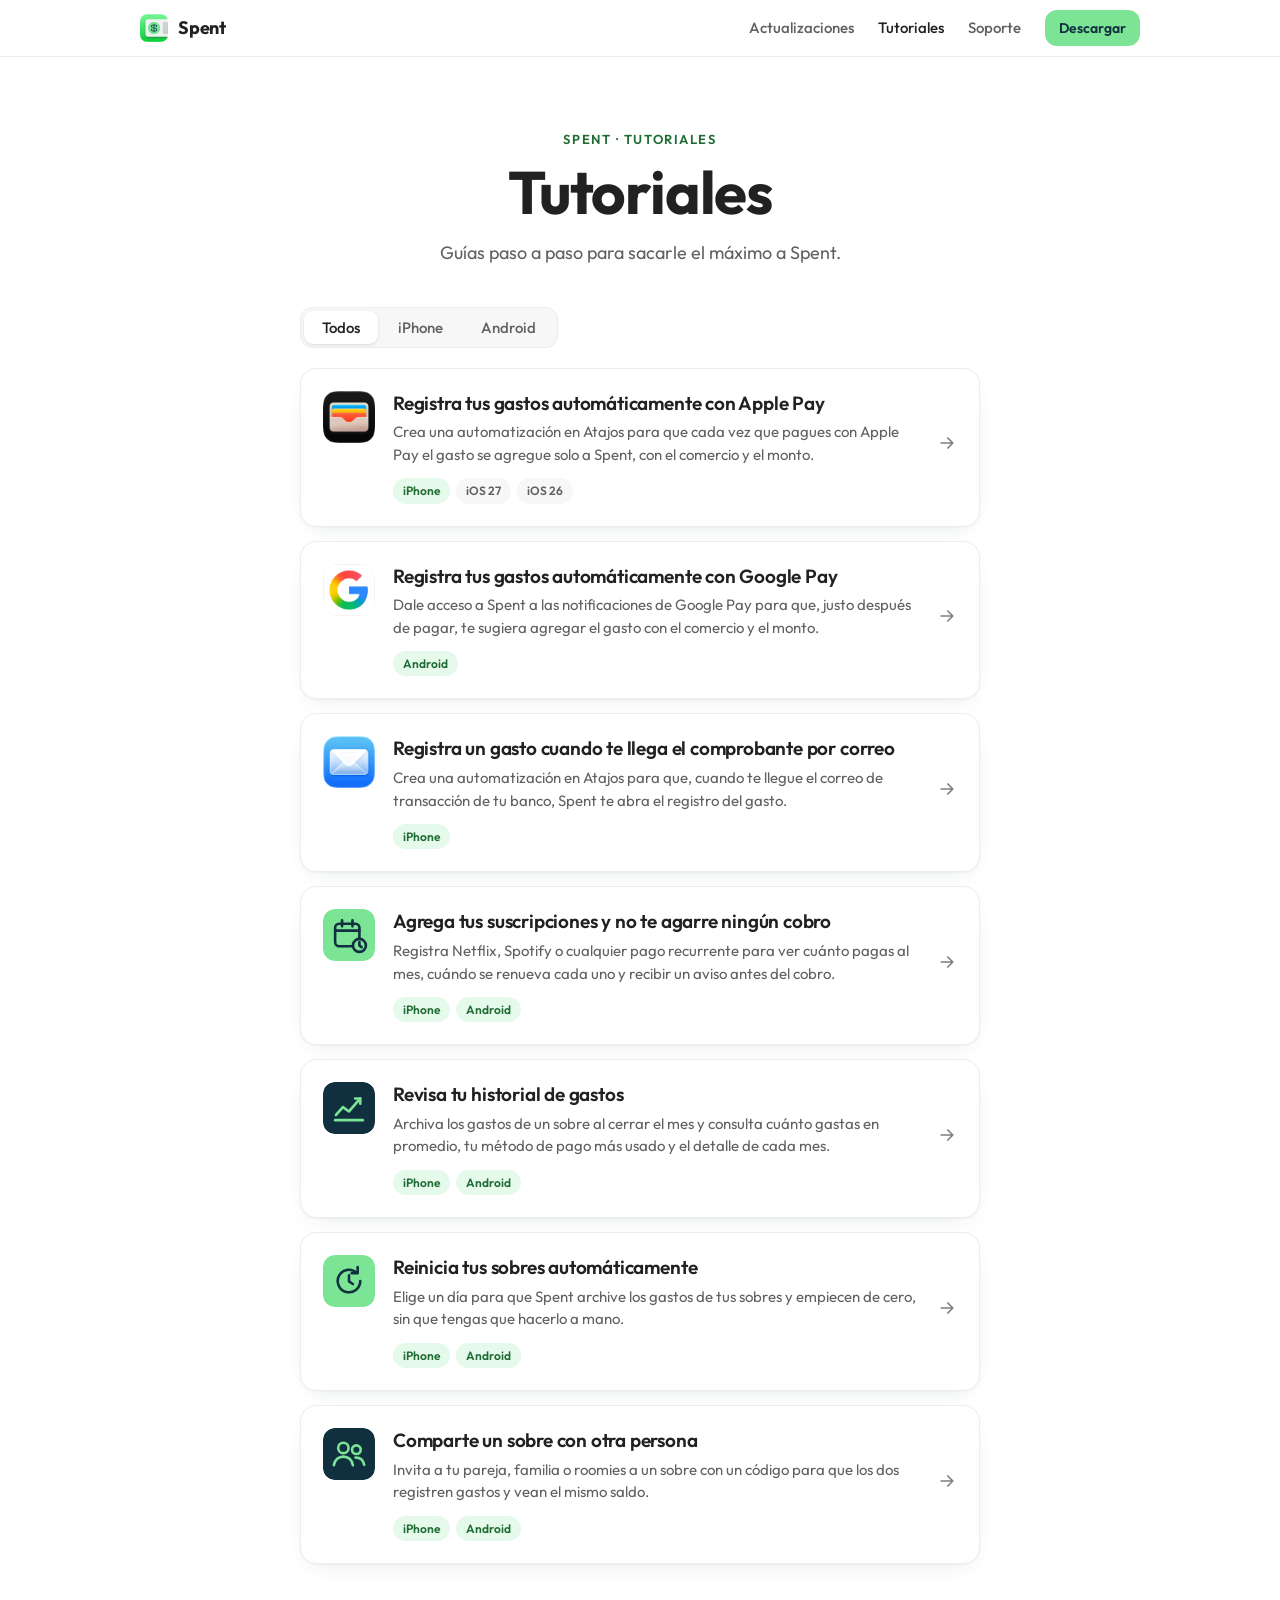
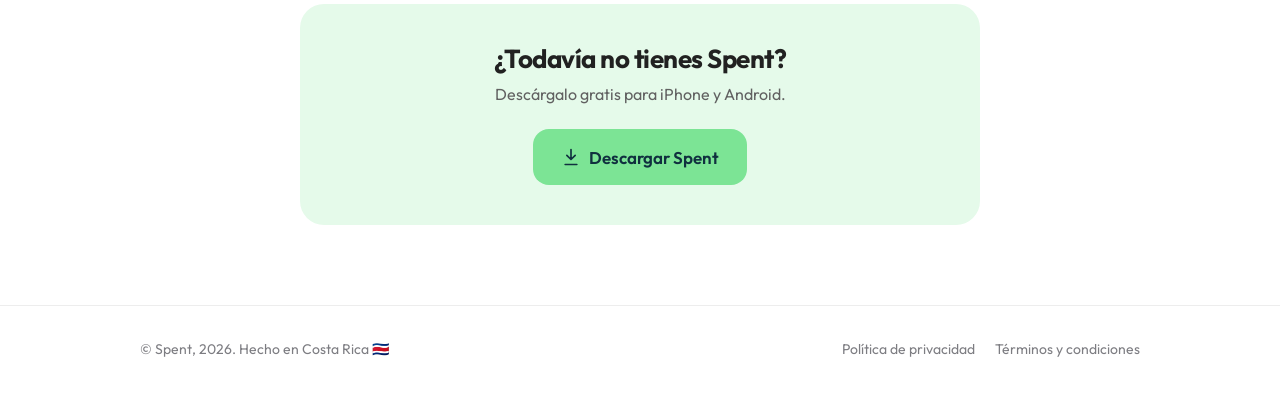
<file: tutoriales/index.html>
<!DOCTYPE html>
<html lang="es">
<head>
  <meta charset="UTF-8">
  <meta name="viewport" content="width=device-width, initial-scale=1.0">
  <title>Tutoriales | Spent</title>
  <meta name="description" content="Guías paso a paso para sacarle el máximo a Spent: Apple Pay, Google Pay, correo y más.">
  <link rel="canonical" href="https://spentapp.co/tutoriales">
  <meta property="og:type" content="article">
  <meta property="og:url" content="https://spentapp.co/tutoriales">
  <meta property="og:title" content="Tutoriales | Spent">
  <meta property="og:description" content="Guías paso a paso para sacarle el máximo a Spent: Apple Pay, Google Pay, correo y más.">
  <meta property="og:image" content="https://spentapp.co/images/og-image.jpeg">
  <meta name="twitter:card" content="summary_large_image">
  <meta name="theme-color" content="#FFFFFF" media="(prefers-color-scheme: light)">
  <meta name="theme-color" content="#061319" media="(prefers-color-scheme: dark)">
  <link rel="icon" type="image/png" sizes="32x32" href="/images/favicon-32.png?v=2">
  <link rel="icon" type="image/png" sizes="400x400" href="/images/spent.png?v=2">
  <link rel="apple-touch-icon" href="/images/apple-touch-icon.png?v=2">
  <link rel="preconnect" href="https://fonts.googleapis.com">
  <link rel="preconnect" href="https://fonts.gstatic.com" crossorigin>
  <link href="https://fonts.googleapis.com/css2?family=Outfit:wght@400;500;600;700&display=swap" rel="stylesheet">
  <link rel="stylesheet" href="/assets/spent.css">
  <link rel="stylesheet" href="/assets/tutoriales.css">
</head>
<body>

  <nav class="nav">
    <div class="container nav-inner">
      <a href="/" class="brand"><img src="/images/spent.png?v=2" alt="" width="28" height="28">Spent</a>
      <div class="nav-links">
        <a href="/#actualizaciones" class="hide-sm">Actualizaciones</a>
        <a href="/tutoriales" aria-current="page">Tutoriales</a>
        <a href="mailto:hola@spentapp.co?subject=Soporte%20de%20Spent">Soporte</a>
        <a href="/download" class="btn btn-primary btn-sm">Descargar</a>
      </div>
    </div>
  </nav>
  <main class="container-narrow tut-page">
    <header class="tut-index-header">
      <p class="eyebrow">Spent · Tutoriales</p>
      <h1>Tutoriales</h1>
      <p class="lead">Guías paso a paso para sacarle el máximo a Spent.</p>
    </header>
    <div class="segmented tut-filter" role="tablist" aria-label="Filtrar por plataforma"><button type="button" role="tab" data-filter="" aria-selected="true">Todos</button><button type="button" role="tab" data-filter="iPhone" aria-selected="false">iPhone</button><button type="button" role="tab" data-filter="Android" aria-selected="false">Android</button></div>
    <div class="tut-list">
        <a href="/tutoriales/apple-pay" class="card tut-card " data-platforms="iPhone">
          <img src="/images/tutoriales/icon-apple-wallet.png" alt="" width="52" height="52" class="tut-card-icon">
          <div class="tut-card-body">
            <h3>Registra tus gastos automáticamente con Apple Pay</h3>
            <p>Crea una automatización en Atajos para que cada vez que pagues con Apple Pay el gasto se agregue solo a Spent, con el comercio y el monto.</p>
            <div class="tut-chips"><span class="chip">iPhone</span><span class="chip chip-version">iOS 27</span><span class="chip chip-version">iOS 26</span></div>
          </div>
          <span class="tut-card-arrow"><svg viewBox="0 0 24 24" fill="none" stroke="currentColor" stroke-width="2" stroke-linecap="round" stroke-linejoin="round" aria-hidden="true"><path d="M5 12h14M13 6l6 6-6 6"/></svg></span>
        </a>
        <a href="/tutoriales/google-pay" class="card tut-card " data-platforms="Android">
          <img src="/images/tutoriales/icon-google-pay.png" alt="" width="52" height="52" class="tut-card-icon">
          <div class="tut-card-body">
            <h3>Registra tus gastos automáticamente con Google Pay</h3>
            <p>Dale acceso a Spent a las notificaciones de Google Pay para que, justo después de pagar, te sugiera agregar el gasto con el comercio y el monto.</p>
            <div class="tut-chips"><span class="chip">Android</span></div>
          </div>
          <span class="tut-card-arrow"><svg viewBox="0 0 24 24" fill="none" stroke="currentColor" stroke-width="2" stroke-linecap="round" stroke-linejoin="round" aria-hidden="true"><path d="M5 12h14M13 6l6 6-6 6"/></svg></span>
        </a>
        <a href="/tutoriales/correo" class="card tut-card " data-platforms="iPhone">
          <img src="/images/tutoriales/icon-apple-mail.png" alt="" width="52" height="52" class="tut-card-icon">
          <div class="tut-card-body">
            <h3>Registra un gasto cuando te llega el comprobante por correo</h3>
            <p>Crea una automatización en Atajos para que, cuando te llegue el correo de transacción de tu banco, Spent te abra el registro del gasto.</p>
            <div class="tut-chips"><span class="chip">iPhone</span></div>
          </div>
          <span class="tut-card-arrow"><svg viewBox="0 0 24 24" fill="none" stroke="currentColor" stroke-width="2" stroke-linecap="round" stroke-linejoin="round" aria-hidden="true"><path d="M5 12h14M13 6l6 6-6 6"/></svg></span>
        </a>
        <a href="/tutoriales/suscripciones" class="card tut-card " data-platforms="iPhone Android">
          <img src="/images/tutoriales/icon-suscripciones.svg" alt="" width="52" height="52" class="tut-card-icon">
          <div class="tut-card-body">
            <h3>Agrega tus suscripciones y no te agarre ningún cobro</h3>
            <p>Registra Netflix, Spotify o cualquier pago recurrente para ver cuánto pagas al mes, cuándo se renueva cada uno y recibir un aviso antes del cobro.</p>
            <div class="tut-chips"><span class="chip">iPhone</span><span class="chip">Android</span></div>
          </div>
          <span class="tut-card-arrow"><svg viewBox="0 0 24 24" fill="none" stroke="currentColor" stroke-width="2" stroke-linecap="round" stroke-linejoin="round" aria-hidden="true"><path d="M5 12h14M13 6l6 6-6 6"/></svg></span>
        </a>
        <a href="/tutoriales/historial" class="card tut-card " data-platforms="iPhone Android">
          <img src="/images/tutoriales/icon-historial.svg" alt="" width="52" height="52" class="tut-card-icon">
          <div class="tut-card-body">
            <h3>Revisa tu historial de gastos</h3>
            <p>Archiva los gastos de un sobre al cerrar el mes y consulta cuánto gastas en promedio, tu método de pago más usado y el detalle de cada mes.</p>
            <div class="tut-chips"><span class="chip">iPhone</span><span class="chip">Android</span></div>
          </div>
          <span class="tut-card-arrow"><svg viewBox="0 0 24 24" fill="none" stroke="currentColor" stroke-width="2" stroke-linecap="round" stroke-linejoin="round" aria-hidden="true"><path d="M5 12h14M13 6l6 6-6 6"/></svg></span>
        </a>
        <a href="/tutoriales/reinicio-automatico" class="card tut-card " data-platforms="iPhone Android">
          <img src="/images/tutoriales/icon-reinicio.svg" alt="" width="52" height="52" class="tut-card-icon">
          <div class="tut-card-body">
            <h3>Reinicia tus sobres automáticamente</h3>
            <p>Elige un día para que Spent archive los gastos de tus sobres y empiecen de cero, sin que tengas que hacerlo a mano.</p>
            <div class="tut-chips"><span class="chip">iPhone</span><span class="chip">Android</span></div>
          </div>
          <span class="tut-card-arrow"><svg viewBox="0 0 24 24" fill="none" stroke="currentColor" stroke-width="2" stroke-linecap="round" stroke-linejoin="round" aria-hidden="true"><path d="M5 12h14M13 6l6 6-6 6"/></svg></span>
        </a>
        <a href="/tutoriales/compartir-sobres" class="card tut-card " data-platforms="iPhone Android">
          <img src="/images/tutoriales/icon-compartir.svg" alt="" width="52" height="52" class="tut-card-icon">
          <div class="tut-card-body">
            <h3>Comparte un sobre con otra persona</h3>
            <p>Invita a tu pareja, familia o roomies a un sobre con un código para que los dos registren gastos y vean el mismo saldo.</p>
            <div class="tut-chips"><span class="chip">iPhone</span><span class="chip">Android</span></div>
          </div>
          <span class="tut-card-arrow"><svg viewBox="0 0 24 24" fill="none" stroke="currentColor" stroke-width="2" stroke-linecap="round" stroke-linejoin="round" aria-hidden="true"><path d="M5 12h14M13 6l6 6-6 6"/></svg></span>
        </a>
    </div>
    <p class="tut-empty" hidden>No hay tutoriales para esta plataforma todavía.</p>
    <script>
      (function () {
        var buttons = document.querySelectorAll(".tut-filter [data-filter]");
        var cards = document.querySelectorAll(".tut-card[data-platforms]");
        var empty = document.querySelector(".tut-empty");
        function apply(platform) {
          var shown = 0;
          buttons.forEach(function (b) { b.setAttribute("aria-selected", String(b.dataset.filter === platform)); });
          cards.forEach(function (c) {
            var match = !platform || c.dataset.platforms.split(" ").indexOf(platform) !== -1;
            c.hidden = !match;
            if (match) shown++;
          });
          if (empty) empty.hidden = shown > 0;
        }
        buttons.forEach(function (b) {
          b.addEventListener("click", function () {
            apply(b.dataset.filter);
            var url = new URL(location.href);
            if (b.dataset.filter) url.searchParams.set("plataforma", b.dataset.filter.toLowerCase());
            else url.searchParams.delete("plataforma");
            history.replaceState(null, "", url);
          });
        });
        var q = (new URLSearchParams(location.search).get("plataforma") || "").toLowerCase();
        buttons.forEach(function (b) { if (q && b.dataset.filter.toLowerCase() === q) apply(b.dataset.filter); });
      })();
    </script>
    
    <section class="tut-cta">
      <h2>¿Todavía no tienes Spent?</h2>
      <p>Descárgalo gratis para iPhone y Android.</p>
      <a href="/download" class="btn btn-primary btn-lg"><svg viewBox="0 0 24 24" fill="none" stroke="currentColor" stroke-width="2" stroke-linecap="round" stroke-linejoin="round" aria-hidden="true"><path d="M12 3v12M7 10l5 5 5-5M5 21h14"/></svg>Descargar Spent</a>
    </section>
  </main>

  <footer class="footer">
    <div class="container footer-inner">
      <p>© Spent, 2026. Hecho en Costa Rica 🇨🇷</p>
      <div class="footer-links">
        <a href="/privacidad">Política de privacidad</a>
        <a href="/terminos">Términos y condiciones</a>
      </div>
    </div>
  </footer>
</body>
</html>
</file>
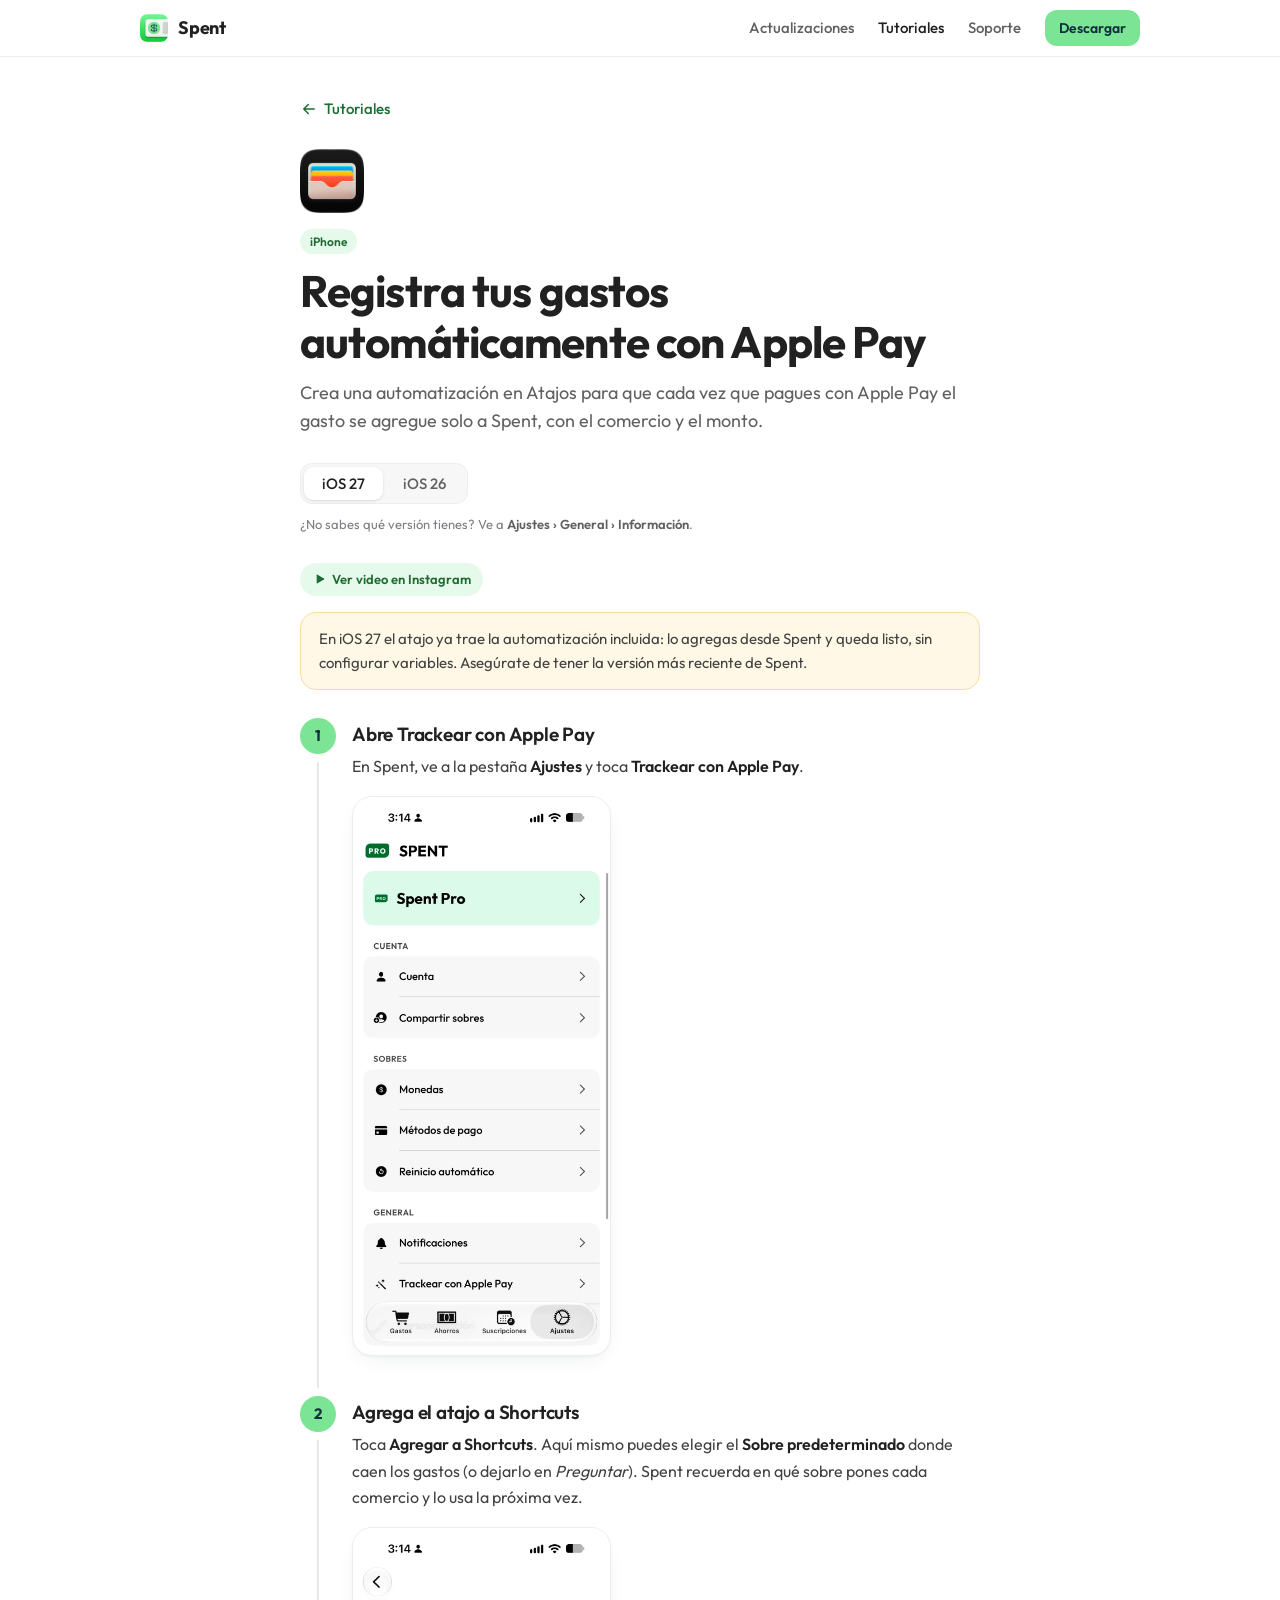
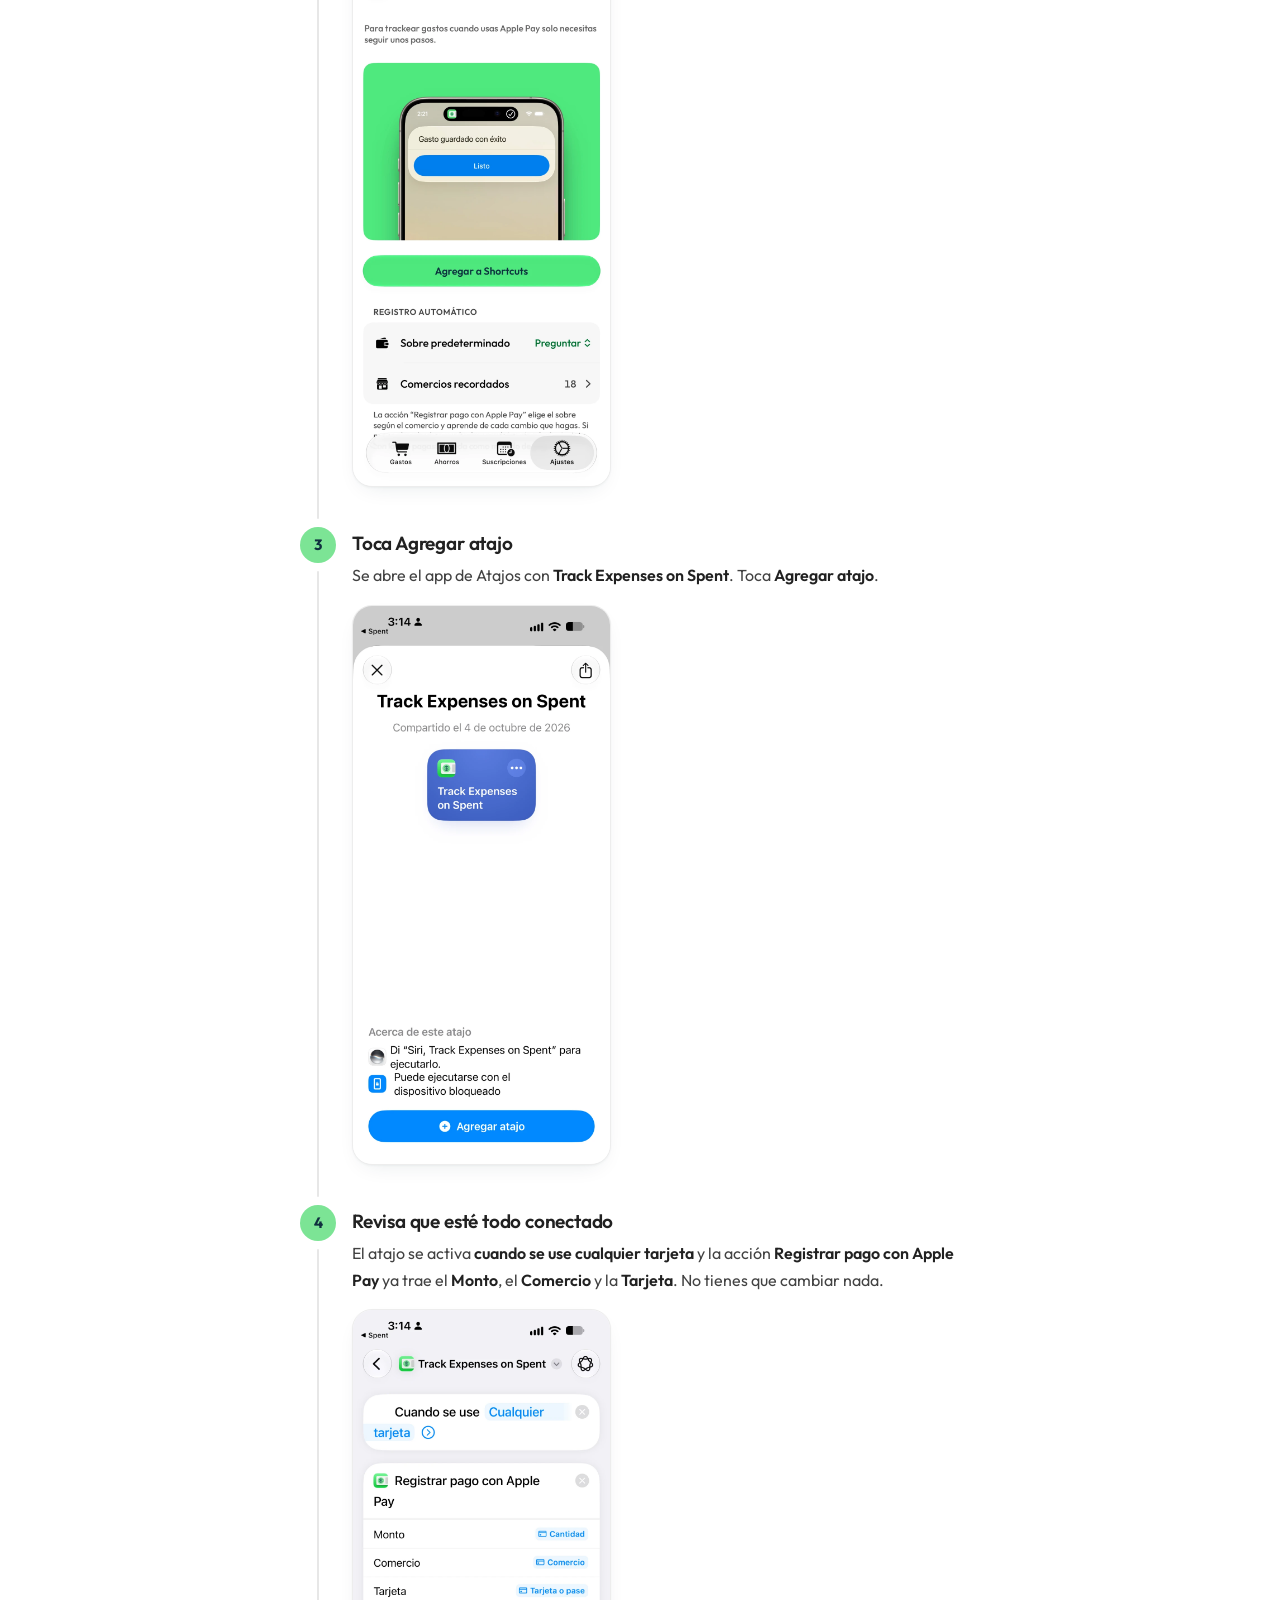
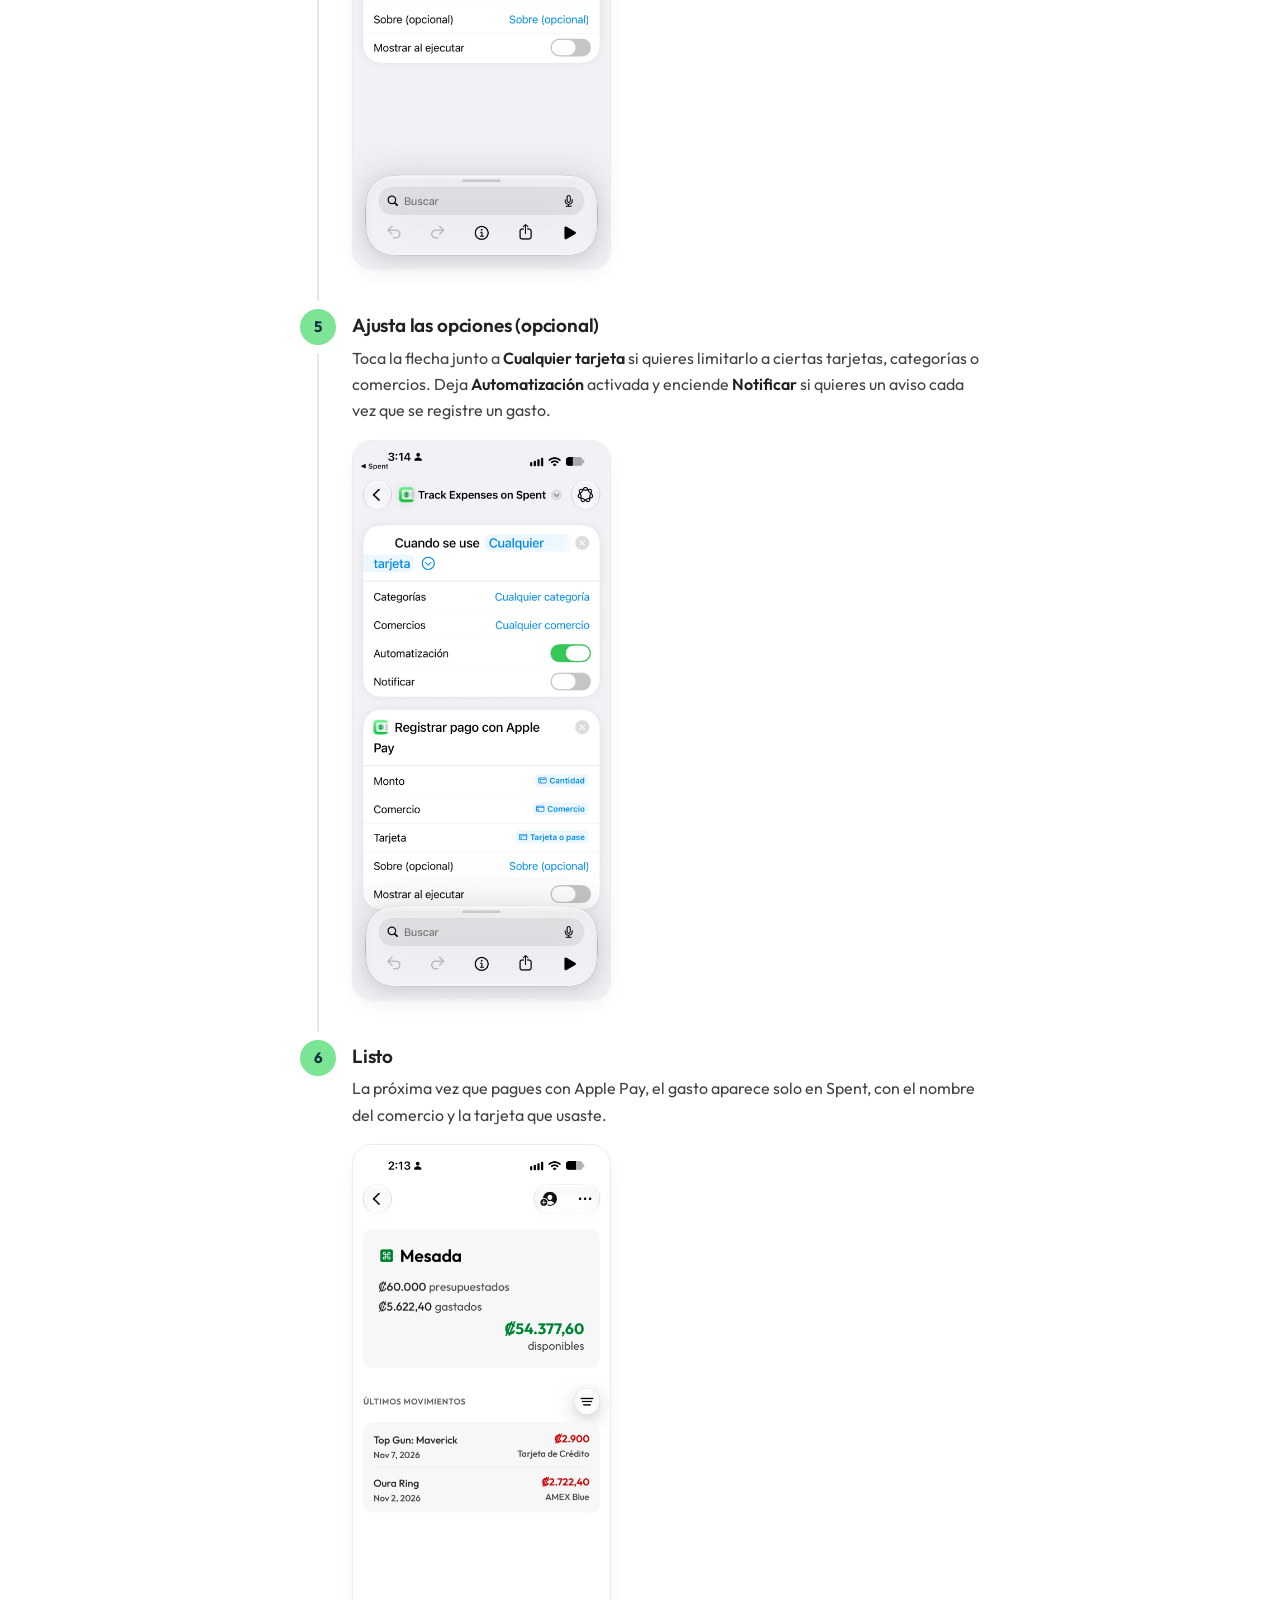
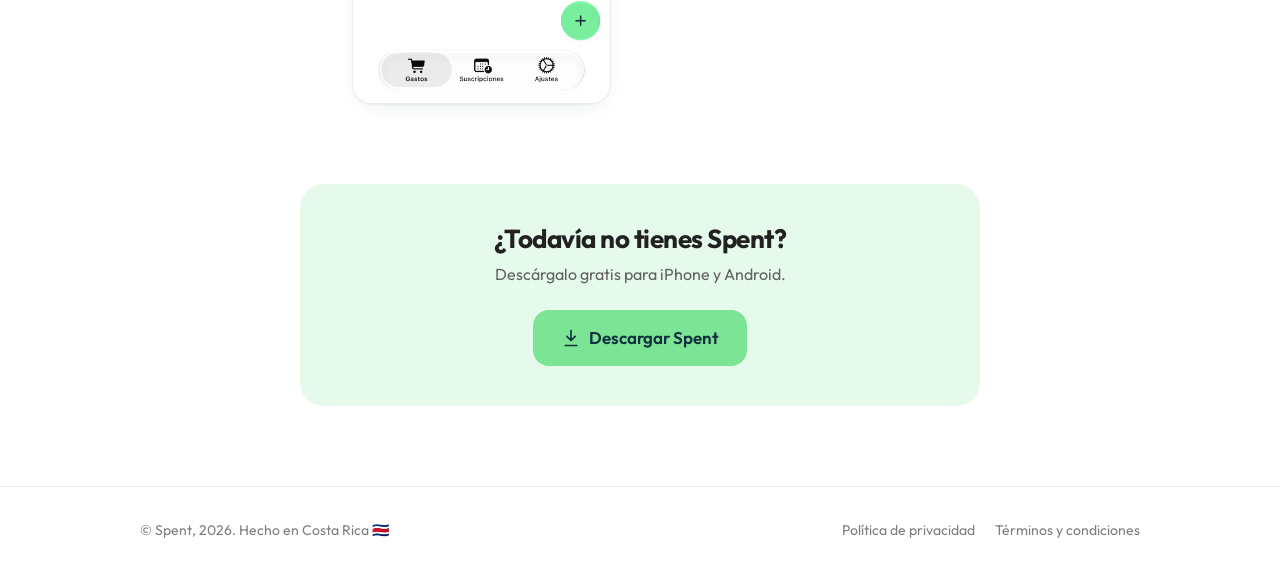
<file: tutoriales/apple-pay.html>
<!DOCTYPE html>
<html lang="es">
<head>
  <meta charset="UTF-8">
  <meta name="viewport" content="width=device-width, initial-scale=1.0">
  <title>Registra tus gastos automáticamente con Apple Pay | Spent</title>
  <meta name="description" content="Crea una automatización en Atajos para que cada vez que pagues con Apple Pay el gasto se agregue solo a Spent, con el comercio y el monto.">
  <link rel="canonical" href="https://spentapp.co/tutoriales/apple-pay">
  <meta property="og:type" content="article">
  <meta property="og:url" content="https://spentapp.co/tutoriales/apple-pay">
  <meta property="og:title" content="Registra tus gastos automáticamente con Apple Pay | Spent">
  <meta property="og:description" content="Crea una automatización en Atajos para que cada vez que pagues con Apple Pay el gasto se agregue solo a Spent, con el comercio y el monto.">
  <meta property="og:image" content="https://spentapp.co/images/og-image.jpeg">
  <meta name="twitter:card" content="summary_large_image">
  <meta name="theme-color" content="#FFFFFF" media="(prefers-color-scheme: light)">
  <meta name="theme-color" content="#061319" media="(prefers-color-scheme: dark)">
  <link rel="icon" type="image/png" sizes="32x32" href="/images/favicon-32.png?v=2">
  <link rel="icon" type="image/png" sizes="400x400" href="/images/spent.png?v=2">
  <link rel="apple-touch-icon" href="/images/apple-touch-icon.png?v=2">
  <link rel="preconnect" href="https://fonts.googleapis.com">
  <link rel="preconnect" href="https://fonts.gstatic.com" crossorigin>
  <link href="https://fonts.googleapis.com/css2?family=Outfit:wght@400;500;600;700&display=swap" rel="stylesheet">
  <link rel="stylesheet" href="/assets/spent.css">
  <link rel="stylesheet" href="/assets/tutoriales.css">
</head>
<body>

  <nav class="nav">
    <div class="container nav-inner">
      <a href="/" class="brand"><img src="/images/spent.png?v=2" alt="" width="28" height="28">Spent</a>
      <div class="nav-links">
        <a href="/#actualizaciones" class="hide-sm">Actualizaciones</a>
        <a href="/tutoriales" aria-current="page">Tutoriales</a>
        <a href="mailto:hola@spentapp.co?subject=Soporte%20de%20Spent">Soporte</a>
        <a href="/download" class="btn btn-primary btn-sm">Descargar</a>
      </div>
    </div>
  </nav>
  <main class="container-narrow tut-page">
    <a href="/tutoriales" class="tut-back"><svg viewBox="0 0 24 24" fill="none" stroke="currentColor" stroke-width="2" stroke-linecap="round" stroke-linejoin="round" aria-hidden="true"><path d="M19 12H5M11 18l-6-6 6-6"/></svg>Tutoriales</a>
    <header class="tut-header">
      <img src="/images/tutoriales/icon-apple-wallet.png" alt="" width="64" height="64" class="tut-header-icon">
      <div class="tut-chips"><span class="chip">iPhone</span></div>
      <h1>Registra tus gastos automáticamente con Apple Pay</h1>
      <p class="lead">Crea una automatización en Atajos para que cada vez que pagues con Apple Pay el gasto se agregue solo a Spent, con el comercio y el monto.</p>
    </header>
    
      <div class="segmented" role="tablist" aria-label="Versión">
        <button type="button" role="tab" data-version="ios27" aria-selected="true">iOS 27</button>
        <button type="button" role="tab" data-version="ios26" aria-selected="false">iOS 26</button>
      </div>
      <p class="tut-hint">¿No sabes qué versión tienes? Ve a <strong>Ajustes › General › Información</strong>.</p>
    
      <section class="tut-panel" data-version="ios27" role="tabpanel">
        <a href="https://www.instagram.com/p/DeZk2VczGGx/" target="_blank" rel="noopener" class="chip chip-video"><svg viewBox="0 0 24 24" fill="currentColor" aria-hidden="true"><path d="M8 5.5v13a1 1 0 0 0 1.5.86l11-6.5a1 1 0 0 0 0-1.72l-11-6.5A1 1 0 0 0 8 5.5z"/></svg>Ver video en Instagram</a>
        <p class="note">En iOS 27 el atajo ya trae la automatización incluida: lo agregas desde Spent y queda listo, sin configurar variables. Asegúrate de tener la versión más reciente de Spent.</p>
        
        <ol class="tut-steps">
          <li class="tut-step">
            <div class="tut-step-num">1</div>
            <div class="tut-step-body">
              <h2>Abre Trackear con Apple Pay</h2>
              <div class="tut-step-text">En Spent, ve a la pestaña <strong>Ajustes</strong> y toca <strong>Trackear con Apple Pay</strong>.</div>
              <div class="tut-media"><figure><img src="/images/tutoriales/apple-pay/ios27/01-ajustes.webp" alt="Ajustes de Spent con la opción Trackear con Apple Pay" loading="lazy" decoding="async"></figure></div>
            </div>
          </li>
          <li class="tut-step">
            <div class="tut-step-num">2</div>
            <div class="tut-step-body">
              <h2>Agrega el atajo a Shortcuts</h2>
              <div class="tut-step-text">Toca <strong>Agregar a Shortcuts</strong>. Aquí mismo puedes elegir el <strong>Sobre predeterminado</strong> donde caen los gastos (o dejarlo en <em>Preguntar</em>). Spent recuerda en qué sobre pones cada comercio y lo usa la próxima vez.</div>
              <div class="tut-media"><figure><img src="/images/tutoriales/apple-pay/ios27/02-agregar-shortcuts.webp" alt="Pantalla Trackear con Apple Pay con el botón Agregar a Shortcuts" loading="lazy" decoding="async"></figure></div>
            </div>
          </li>
          <li class="tut-step">
            <div class="tut-step-num">3</div>
            <div class="tut-step-body">
              <h2>Toca Agregar atajo</h2>
              <div class="tut-step-text">Se abre el app de Atajos con <strong>Track Expenses on Spent</strong>. Toca <strong>Agregar atajo</strong>.</div>
              <div class="tut-media"><figure><img src="/images/tutoriales/apple-pay/ios27/03-agregar-atajo.webp" alt="Atajo Track Expenses on Spent con el botón Agregar atajo" loading="lazy" decoding="async"></figure></div>
            </div>
          </li>
          <li class="tut-step">
            <div class="tut-step-num">4</div>
            <div class="tut-step-body">
              <h2>Revisa que esté todo conectado</h2>
              <div class="tut-step-text">El atajo se activa <strong>cuando se use cualquier tarjeta</strong> y la acción <strong>Registrar pago con Apple Pay</strong> ya trae el <strong>Monto</strong>, el <strong>Comercio</strong> y la <strong>Tarjeta</strong>. No tienes que cambiar nada.</div>
              <div class="tut-media"><figure><img src="/images/tutoriales/apple-pay/ios27/04-atajo.webp" alt="Atajo con la acción Registrar pago con Apple Pay configurada" loading="lazy" decoding="async"></figure></div>
            </div>
          </li>
          <li class="tut-step">
            <div class="tut-step-num">5</div>
            <div class="tut-step-body">
              <h2>Ajusta las opciones (opcional)</h2>
              <div class="tut-step-text">Toca la flecha junto a <strong>Cualquier tarjeta</strong> si quieres limitarlo a ciertas tarjetas, categorías o comercios. Deja <strong>Automatización</strong> activada y enciende <strong>Notificar</strong> si quieres un aviso cada vez que se registre un gasto.</div>
              <div class="tut-media"><figure><img src="/images/tutoriales/apple-pay/ios27/05-opciones.webp" alt="Opciones del disparador: tarjetas, categorías, comercios, automatización y notificar" loading="lazy" decoding="async"></figure></div>
            </div>
          </li>
          <li class="tut-step">
            <div class="tut-step-num">6</div>
            <div class="tut-step-body">
              <h2>Listo</h2>
              <div class="tut-step-text">La próxima vez que pagues con Apple Pay, el gasto aparece solo en Spent, con el nombre del comercio y la tarjeta que usaste.</div>
              <div class="tut-media"><figure><img src="/images/tutoriales/apple-pay/ios27/06-listo.webp" alt="Sobre en Spent con gastos registrados automáticamente" loading="lazy" decoding="async"></figure></div>
            </div>
          </li>
        </ol>
      </section>
      <section class="tut-panel" data-version="ios26" role="tabpanel" hidden>
        <a href="https://www.instagram.com/p/DO6Il1vgAjq/" target="_blank" rel="noopener" class="chip chip-video"><svg viewBox="0 0 24 24" fill="currentColor" aria-hidden="true"><path d="M8 5.5v13a1 1 0 0 0 1.5.86l11-6.5a1 1 0 0 0 0-1.72l-11-6.5A1 1 0 0 0 8 5.5z"/></svg>Ver video en Instagram</a>
        <p class="note">Si estás en iOS 18 o anterior, sigue estos mismos pasos: la única diferencia es que la automatización se llama <strong>Transacción</strong> en lugar de Wallet.</p>
        <a href="https://www.icloud.com/shortcuts/d092a1f4c8824d0c8fe9eb89e41dba8c" target="_blank" rel="noopener" class="card tut-shortcut">
          <span class="tut-shortcut-icon"><svg viewBox="0 0 24 24" fill="none" stroke="currentColor" stroke-width="2" stroke-linecap="round" stroke-linejoin="round" aria-hidden="true"><path d="M12 3v12M7 10l5 5 5-5M5 21h14"/></svg></span>
          <span><strong>¿Prefieres el atajo listo?</strong><br><span class="muted">Descárgalo desde iCloud. Igual vas a necesitar crear la automatización (pasos 2 a 5) y elegirlo en lugar de crear uno nuevo.</span></span>
        </a>
        <ol class="tut-steps">
          <li class="tut-step">
            <div class="tut-step-num">1</div>
            <div class="tut-step-body">
              <h2>Instala el app de Atajos</h2>
              <div class="tut-step-text">Descarga <a href="https://apps.apple.com/us/app/shortcuts/id915249334" target="_blank" rel="noopener">Atajos (Shortcuts)</a> desde el App Store si no lo tienes en tu iPhone.</div>
              
            </div>
          </li>
          <li class="tut-step">
            <div class="tut-step-num">2</div>
            <div class="tut-step-body">
              <h2>Abre la sección de Automatización</h2>
              <div class="tut-step-text">Dentro del app de Atajos, toca la pestaña <strong>Automatización</strong>.</div>
              <div class="tut-media"><figure><img src="/images/tutoriales/apple-pay/ios26/02-automatizacion.png" alt="Pestaña Automatización en el app de Atajos" loading="lazy" decoding="async"></figure></div>
            </div>
          </li>
          <li class="tut-step">
            <div class="tut-step-num">3</div>
            <div class="tut-step-body">
              <h2>Crea una nueva automatización</h2>
              <div class="tut-step-text">Toca el botón <strong>+</strong>, arriba a la derecha.</div>
              <div class="tut-media"><figure><img src="/images/tutoriales/apple-pay/ios26/03-nueva.png" alt="Botón para crear una nueva automatización" loading="lazy" decoding="async"></figure></div>
            </div>
          </li>
          <li class="tut-step">
            <div class="tut-step-num">4</div>
            <div class="tut-step-body">
              <h2>Busca la automatización Wallet</h2>
              <div class="tut-step-text">En la lista de disparadores, busca y selecciona <strong>Wallet</strong>.</div>
              <div class="tut-media"><figure><img src="/images/tutoriales/apple-pay/ios26/04-wallet.png" alt="Automatización Wallet en iOS 26" loading="lazy" decoding="async"><figcaption>iOS 26</figcaption></figure><figure><img src="/images/tutoriales/apple-pay/ios26/04-transaccion-ios18.png" alt="Automatización Transacción en iOS 18" loading="lazy" decoding="async"><figcaption>iOS 18 o anterior</figcaption></figure></div>
            </div>
          </li>
          <li class="tut-step">
            <div class="tut-step-num">5</div>
            <div class="tut-step-body">
              <h2>Selecciona tus tarjetas y las opciones</h2>
              <div class="tut-step-text">Elige las tarjetas que quieres registrar, marca <strong>Ejecutar de inmediato</strong> y dale <strong>Siguiente</strong>.</div>
              <div class="tut-media"><figure><img src="/images/tutoriales/apple-pay/ios26/05-tarjetas.png" alt="Opciones Ejecutar de inmediato y Notificar al ejecutar" loading="lazy" decoding="async"></figure></div>
            </div>
          </li>
          <li class="tut-step">
            <div class="tut-step-num">6</div>
            <div class="tut-step-body">
              <h2>Crea un nuevo atajo</h2>
              <div class="tut-step-text">Selecciona la opción <strong>Crear nuevo atajo</strong>.</div>
              <div class="tut-media"><figure><img src="/images/tutoriales/apple-pay/ios26/07-nuevo-atajo.png" alt="Opción Crear nuevo atajo" loading="lazy" decoding="async"></figure></div>
            </div>
          </li>
          <li class="tut-step">
            <div class="tut-step-num">7</div>
            <div class="tut-step-body">
              <h2>Agrega la acción de Spent</h2>
              <div class="tut-step-text">En <strong>Buscar acciones</strong>, escribe <em>Spent</em> y selecciona la acción para agregar el gasto.</div>
              <div class="tut-media"><figure><video src="/images/tutoriales/apple-pay/ios26/08-buscar-spent.mp4" aria-label="Buscando la acción de Spent en Atajos" autoplay muted loop playsinline preload="metadata"></video></figure></div>
            </div>
          </li>
          <li class="tut-step">
            <div class="tut-step-num">8</div>
            <div class="tut-step-body">
              <h2>Usa el comercio como nombre</h2>
              <div class="tut-step-text">En <strong>Nombre</strong>, toca <strong>Seleccionar variable</strong> y elige <strong>Entrada de atajo</strong>. Luego toca <strong>Entrada de atajo</strong> y selecciona <strong>Comercio</strong>.</div>
              <div class="tut-media"><figure><img src="/images/tutoriales/apple-pay/ios26/09-nombre.png" alt="Nombre configurado con la variable Comercio" loading="lazy" decoding="async"></figure></div>
            </div>
          </li>
          <li class="tut-step">
            <div class="tut-step-num">9</div>
            <div class="tut-step-body">
              <h2>Usa la cantidad como monto</h2>
              <div class="tut-step-text">En <strong>Monto</strong>, toca <strong>Seleccionar variable</strong> y elige <strong>Entrada de atajo</strong>. Luego toca <strong>Entrada de atajo</strong> y selecciona <strong>Cantidad</strong>.</div>
              <div class="tut-media"><figure><img src="/images/tutoriales/apple-pay/ios26/10-monto.png" alt="Monto configurado con la variable Cantidad" loading="lazy" decoding="async"></figure></div>
            </div>
          </li>
          <li class="tut-step">
            <div class="tut-step-num">10</div>
            <div class="tut-step-body">
              <h2>Guarda y listo</h2>
              <div class="tut-step-text">Toca el check ✔︎ arriba a la derecha. A partir de ahora, cada pago con Apple Pay se registra solo en Spent.</div>
              <div class="tut-media"><figure><img src="/images/tutoriales/apple-pay/ios26/11-listo.png" alt="Automatización terminada" loading="lazy" decoding="async"></figure></div>
            </div>
          </li>
        </ol>
      </section>
    
    <section class="tut-cta">
      <h2>¿Todavía no tienes Spent?</h2>
      <p>Descárgalo gratis para iPhone y Android.</p>
      <a href="/download" class="btn btn-primary btn-lg"><svg viewBox="0 0 24 24" fill="none" stroke="currentColor" stroke-width="2" stroke-linecap="round" stroke-linejoin="round" aria-hidden="true"><path d="M12 3v12M7 10l5 5 5-5M5 21h14"/></svg>Descargar Spent</a>
    </section>
  </main>

  <footer class="footer">
    <div class="container footer-inner">
      <p>© Spent, 2026. Hecho en Costa Rica 🇨🇷</p>
      <div class="footer-links">
        <a href="/privacidad">Política de privacidad</a>
        <a href="/terminos">Términos y condiciones</a>
      </div>
    </div>
  </footer>
  <script>
    (function () {
      var tabs = document.querySelectorAll(".segmented [data-version]");
      var panels = document.querySelectorAll(".tut-panel");
      function select(id) {
        tabs.forEach(function (t) { t.setAttribute("aria-selected", String(t.dataset.version === id)); });
        panels.forEach(function (p) { p.hidden = p.dataset.version !== id; });
      }
      tabs.forEach(function (t) {
        t.addEventListener("click", function () {
          select(t.dataset.version);
          history.replaceState(null, "", "#" + t.dataset.version);
        });
      });
      var h = location.hash.slice(1);
      if (h && Array.prototype.some.call(tabs, function (t) { return t.dataset.version === h; })) select(h);
    })();
  </script>
</body>
</html>
</file>
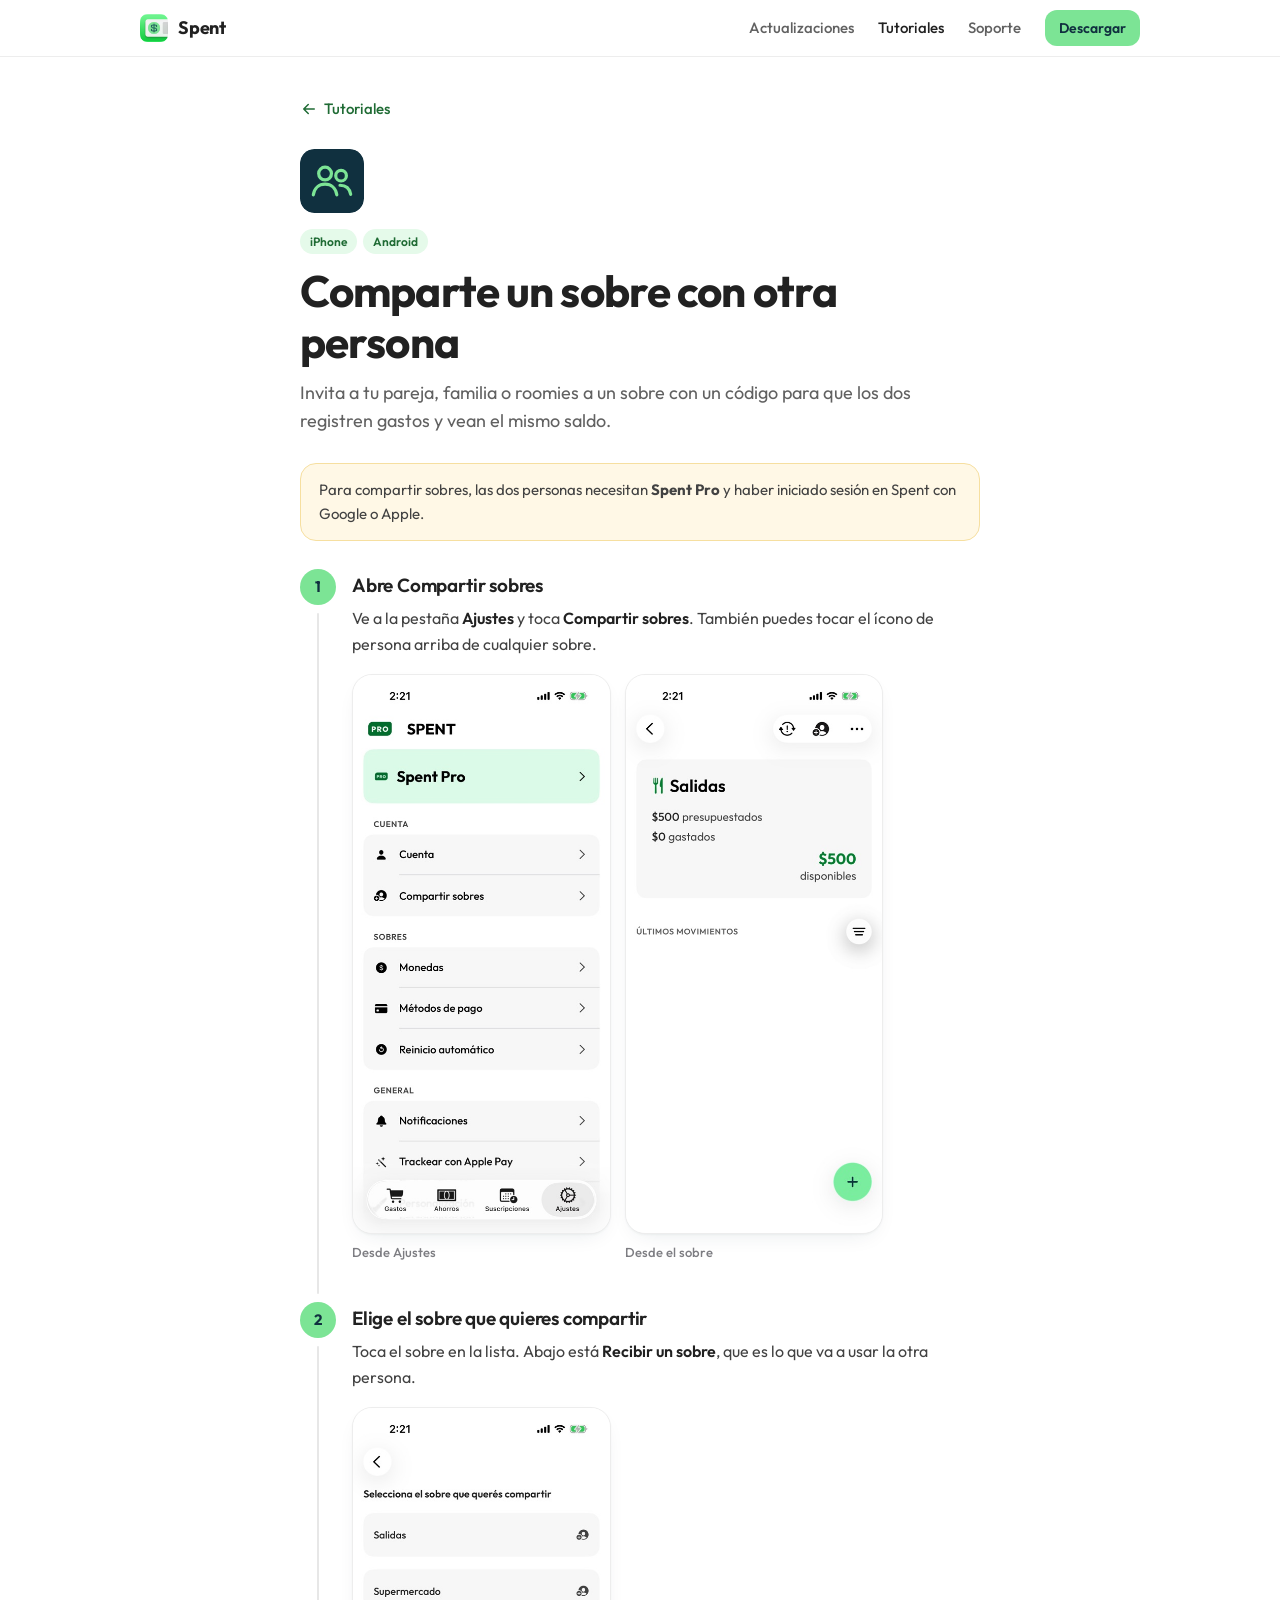
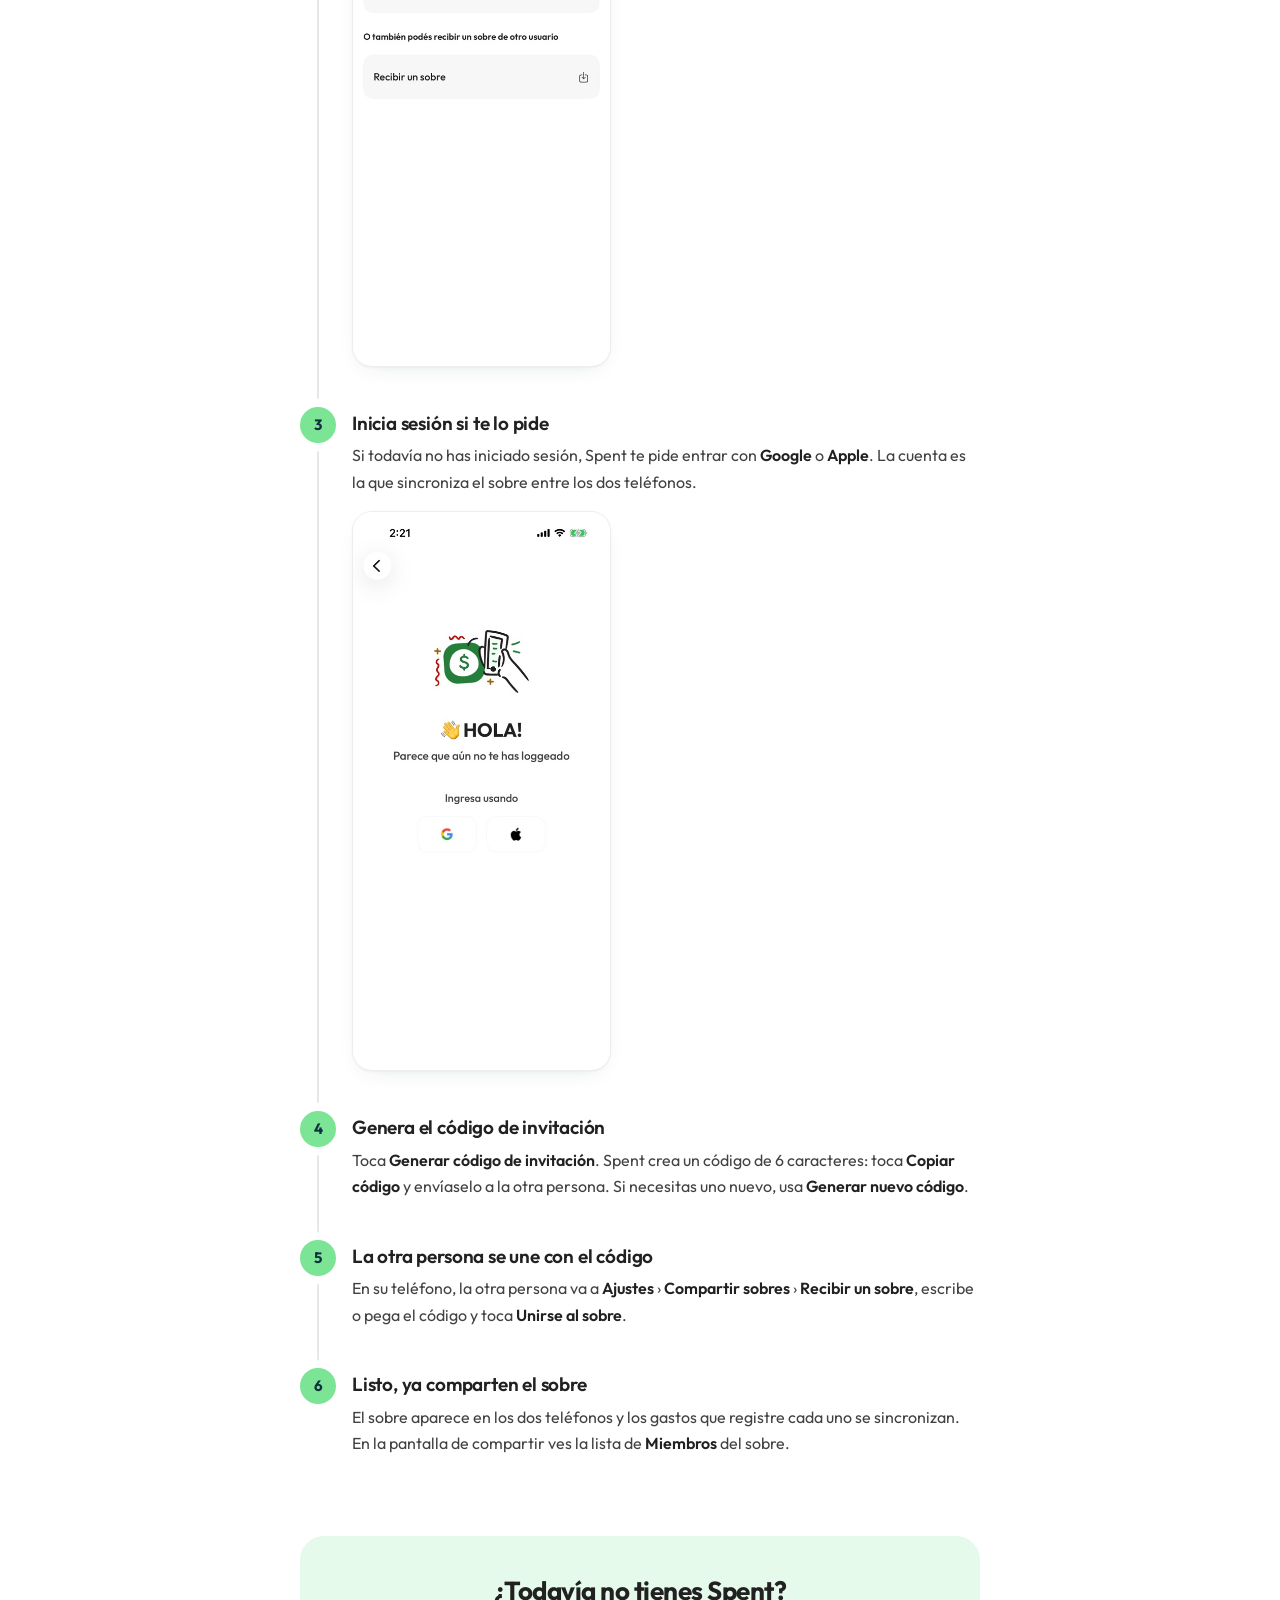
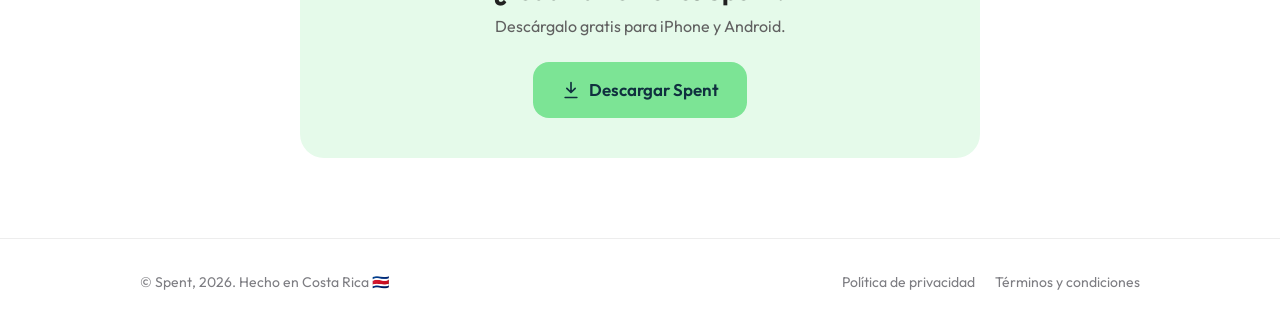
<file: tutoriales/compartir-sobres.html>
<!DOCTYPE html>
<html lang="es">
<head>
  <meta charset="UTF-8">
  <meta name="viewport" content="width=device-width, initial-scale=1.0">
  <title>Comparte un sobre con otra persona | Spent</title>
  <meta name="description" content="Invita a tu pareja, familia o roomies a un sobre con un código para que los dos registren gastos y vean el mismo saldo.">
  <link rel="canonical" href="https://spentapp.co/tutoriales/compartir-sobres">
  <meta property="og:type" content="article">
  <meta property="og:url" content="https://spentapp.co/tutoriales/compartir-sobres">
  <meta property="og:title" content="Comparte un sobre con otra persona | Spent">
  <meta property="og:description" content="Invita a tu pareja, familia o roomies a un sobre con un código para que los dos registren gastos y vean el mismo saldo.">
  <meta property="og:image" content="https://spentapp.co/images/og-image.jpeg">
  <meta name="twitter:card" content="summary_large_image">
  <meta name="theme-color" content="#FFFFFF" media="(prefers-color-scheme: light)">
  <meta name="theme-color" content="#061319" media="(prefers-color-scheme: dark)">
  <link rel="icon" type="image/png" sizes="32x32" href="/images/favicon-32.png?v=2">
  <link rel="icon" type="image/png" sizes="400x400" href="/images/spent.png?v=2">
  <link rel="apple-touch-icon" href="/images/apple-touch-icon.png?v=2">
  <link rel="preconnect" href="https://fonts.googleapis.com">
  <link rel="preconnect" href="https://fonts.gstatic.com" crossorigin>
  <link href="https://fonts.googleapis.com/css2?family=Outfit:wght@400;500;600;700&display=swap" rel="stylesheet">
  <link rel="stylesheet" href="/assets/spent.css">
  <link rel="stylesheet" href="/assets/tutoriales.css">
</head>
<body>

  <nav class="nav">
    <div class="container nav-inner">
      <a href="/" class="brand"><img src="/images/spent.png?v=2" alt="" width="28" height="28">Spent</a>
      <div class="nav-links">
        <a href="/#actualizaciones" class="hide-sm">Actualizaciones</a>
        <a href="/tutoriales" aria-current="page">Tutoriales</a>
        <a href="mailto:hola@spentapp.co?subject=Soporte%20de%20Spent">Soporte</a>
        <a href="/download" class="btn btn-primary btn-sm">Descargar</a>
      </div>
    </div>
  </nav>
  <main class="container-narrow tut-page">
    <a href="/tutoriales" class="tut-back"><svg viewBox="0 0 24 24" fill="none" stroke="currentColor" stroke-width="2" stroke-linecap="round" stroke-linejoin="round" aria-hidden="true"><path d="M19 12H5M11 18l-6-6 6-6"/></svg>Tutoriales</a>
    <header class="tut-header">
      <img src="/images/tutoriales/icon-compartir.svg" alt="" width="64" height="64" class="tut-header-icon">
      <div class="tut-chips"><span class="chip">iPhone</span><span class="chip">Android</span></div>
      <h1>Comparte un sobre con otra persona</h1>
      <p class="lead">Invita a tu pareja, familia o roomies a un sobre con un código para que los dos registren gastos y vean el mismo saldo.</p>
    </header>
    
    
      <section class="tut-panel" data-version="todos" role="tabpanel">
        
        <p class="note">Para compartir sobres, las dos personas necesitan <strong>Spent Pro</strong> y haber iniciado sesión en Spent con Google o Apple.</p>
        
        <ol class="tut-steps">
          <li class="tut-step">
            <div class="tut-step-num">1</div>
            <div class="tut-step-body">
              <h2>Abre Compartir sobres</h2>
              <div class="tut-step-text">Ve a la pestaña <strong>Ajustes</strong> y toca <strong>Compartir sobres</strong>. También puedes tocar el ícono de persona arriba de cualquier sobre.</div>
              <div class="tut-media"><figure><img src="/images/tutoriales/compartir/00-ajustes.jpg" alt="Ajustes de Spent con la opción Compartir sobres" loading="lazy" decoding="async"><figcaption>Desde Ajustes</figcaption></figure><figure><img src="/images/tutoriales/compartir/01-sobre.jpg" alt="Sobre Salidas con el ícono para compartir arriba" loading="lazy" decoding="async"><figcaption>Desde el sobre</figcaption></figure></div>
            </div>
          </li>
          <li class="tut-step">
            <div class="tut-step-num">2</div>
            <div class="tut-step-body">
              <h2>Elige el sobre que quieres compartir</h2>
              <div class="tut-step-text">Toca el sobre en la lista. Abajo está <strong>Recibir un sobre</strong>, que es lo que va a usar la otra persona.</div>
              <div class="tut-media"><figure><img src="/images/tutoriales/compartir/03-lista.jpg" alt="Lista para seleccionar el sobre que quieres compartir y la opción Recibir un sobre" loading="lazy" decoding="async"></figure></div>
            </div>
          </li>
          <li class="tut-step">
            <div class="tut-step-num">3</div>
            <div class="tut-step-body">
              <h2>Inicia sesión si te lo pide</h2>
              <div class="tut-step-text">Si todavía no has iniciado sesión, Spent te pide entrar con <strong>Google</strong> o <strong>Apple</strong>. La cuenta es la que sincroniza el sobre entre los dos teléfonos.</div>
              <div class="tut-media"><figure><img src="/images/tutoriales/compartir/02-login.jpg" alt="Pantalla para iniciar sesión con Google o Apple" loading="lazy" decoding="async"></figure></div>
            </div>
          </li>
          <li class="tut-step">
            <div class="tut-step-num">4</div>
            <div class="tut-step-body">
              <h2>Genera el código de invitación</h2>
              <div class="tut-step-text">Toca <strong>Generar código de invitación</strong>. Spent crea un código de 6 caracteres: toca <strong>Copiar código</strong> y envíaselo a la otra persona. Si necesitas uno nuevo, usa <strong>Generar nuevo código</strong>.</div>
              
            </div>
          </li>
          <li class="tut-step">
            <div class="tut-step-num">5</div>
            <div class="tut-step-body">
              <h2>La otra persona se une con el código</h2>
              <div class="tut-step-text">En su teléfono, la otra persona va a <strong>Ajustes</strong> › <strong>Compartir sobres</strong> › <strong>Recibir un sobre</strong>, escribe o pega el código y toca <strong>Unirse al sobre</strong>.</div>
              
            </div>
          </li>
          <li class="tut-step">
            <div class="tut-step-num">6</div>
            <div class="tut-step-body">
              <h2>Listo, ya comparten el sobre</h2>
              <div class="tut-step-text">El sobre aparece en los dos teléfonos y los gastos que registre cada uno se sincronizan. En la pantalla de compartir ves la lista de <strong>Miembros</strong> del sobre.</div>
              
            </div>
          </li>
        </ol>
      </section>
    
    <section class="tut-cta">
      <h2>¿Todavía no tienes Spent?</h2>
      <p>Descárgalo gratis para iPhone y Android.</p>
      <a href="/download" class="btn btn-primary btn-lg"><svg viewBox="0 0 24 24" fill="none" stroke="currentColor" stroke-width="2" stroke-linecap="round" stroke-linejoin="round" aria-hidden="true"><path d="M12 3v12M7 10l5 5 5-5M5 21h14"/></svg>Descargar Spent</a>
    </section>
  </main>

  <footer class="footer">
    <div class="container footer-inner">
      <p>© Spent, 2026. Hecho en Costa Rica 🇨🇷</p>
      <div class="footer-links">
        <a href="/privacidad">Política de privacidad</a>
        <a href="/terminos">Términos y condiciones</a>
      </div>
    </div>
  </footer>
  <script>
    (function () {
      var tabs = document.querySelectorAll(".segmented [data-version]");
      var panels = document.querySelectorAll(".tut-panel");
      function select(id) {
        tabs.forEach(function (t) { t.setAttribute("aria-selected", String(t.dataset.version === id)); });
        panels.forEach(function (p) { p.hidden = p.dataset.version !== id; });
      }
      tabs.forEach(function (t) {
        t.addEventListener("click", function () {
          select(t.dataset.version);
          history.replaceState(null, "", "#" + t.dataset.version);
        });
      });
      var h = location.hash.slice(1);
      if (h && Array.prototype.some.call(tabs, function (t) { return t.dataset.version === h; })) select(h);
    })();
  </script>
</body>
</html>
</file>
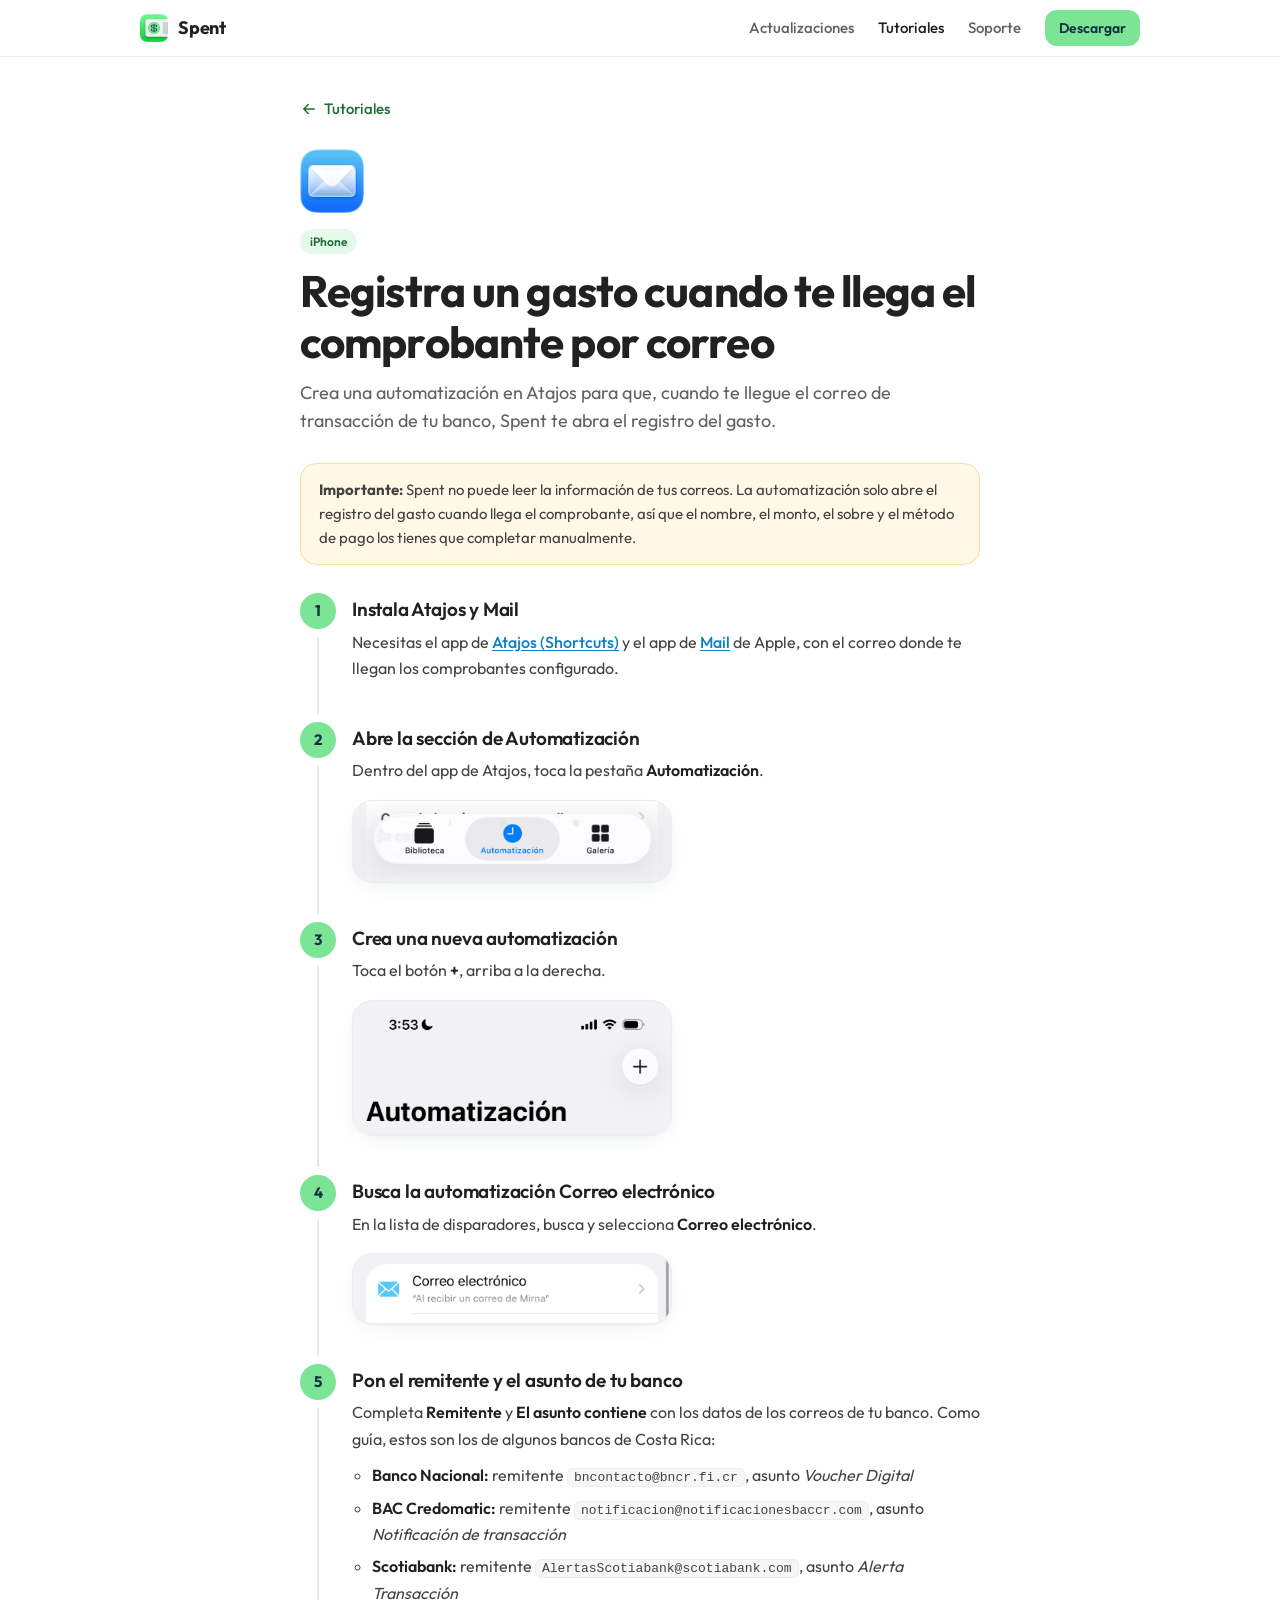
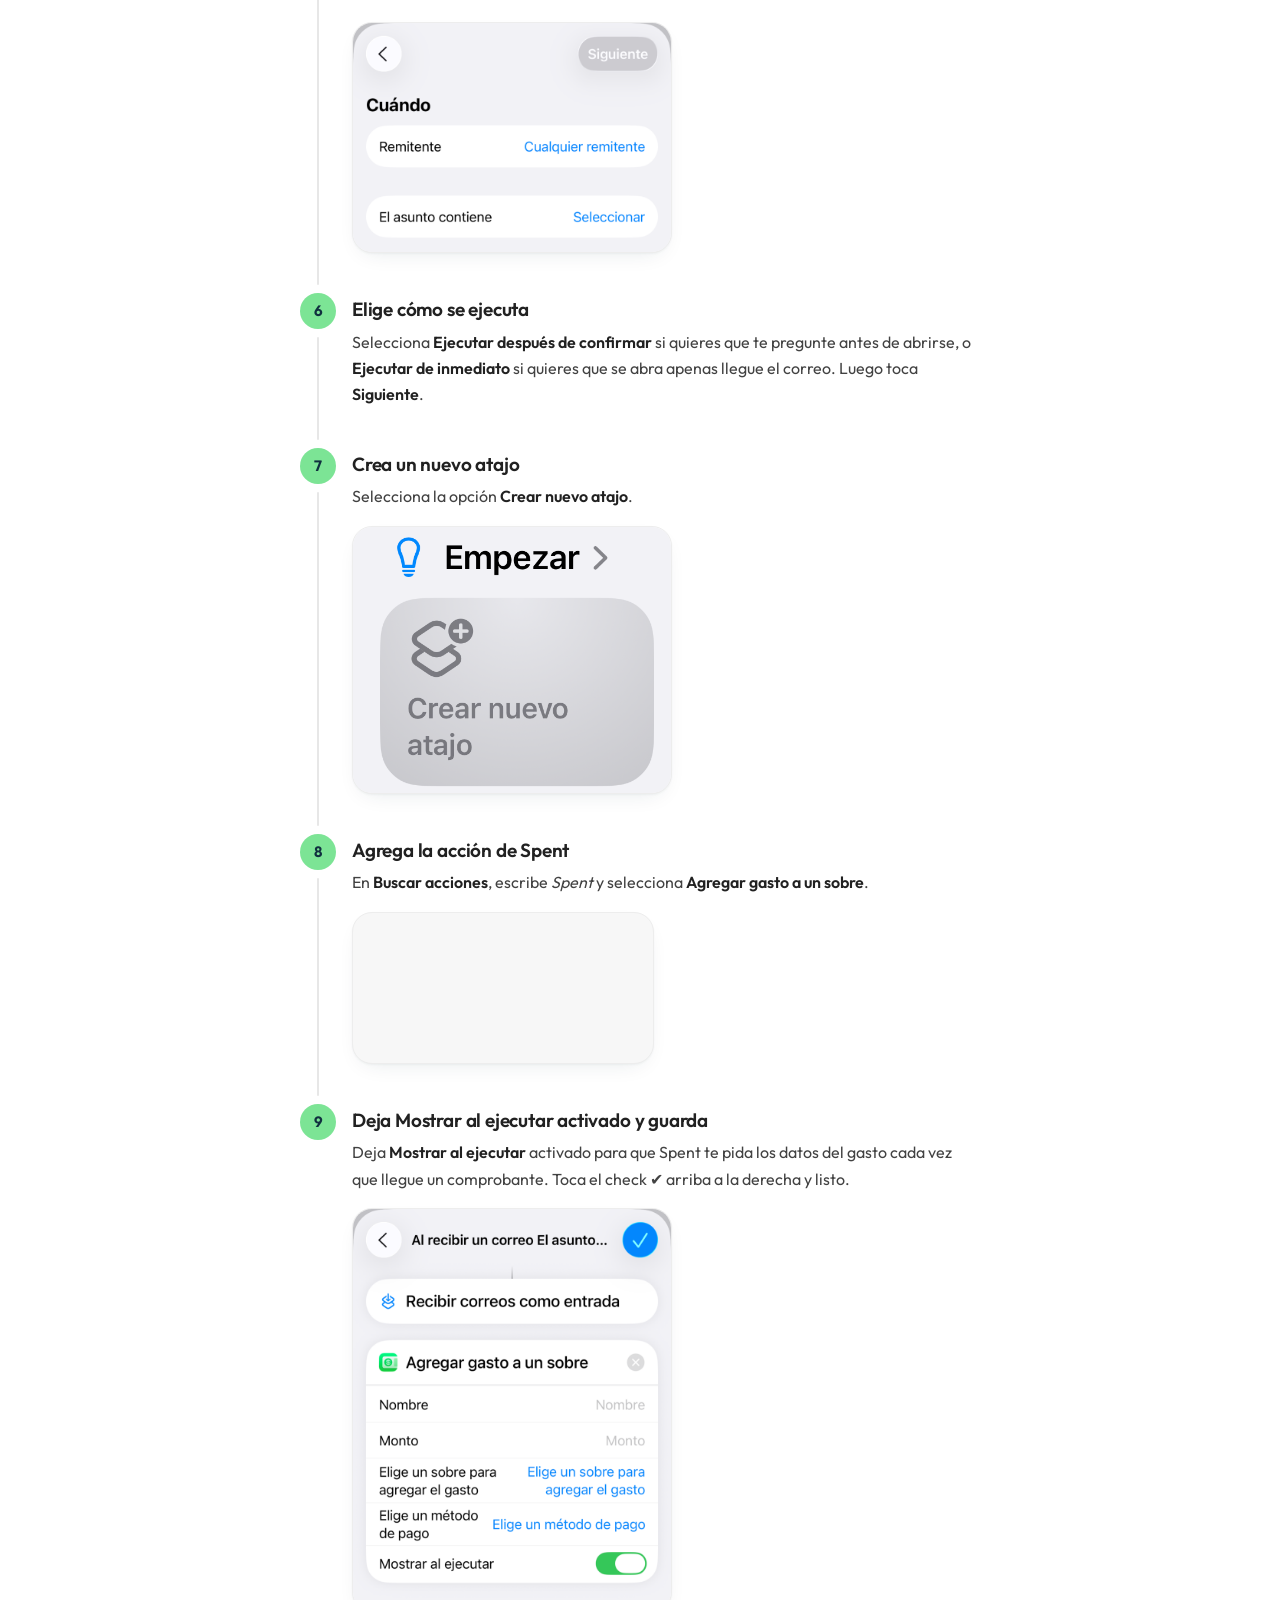
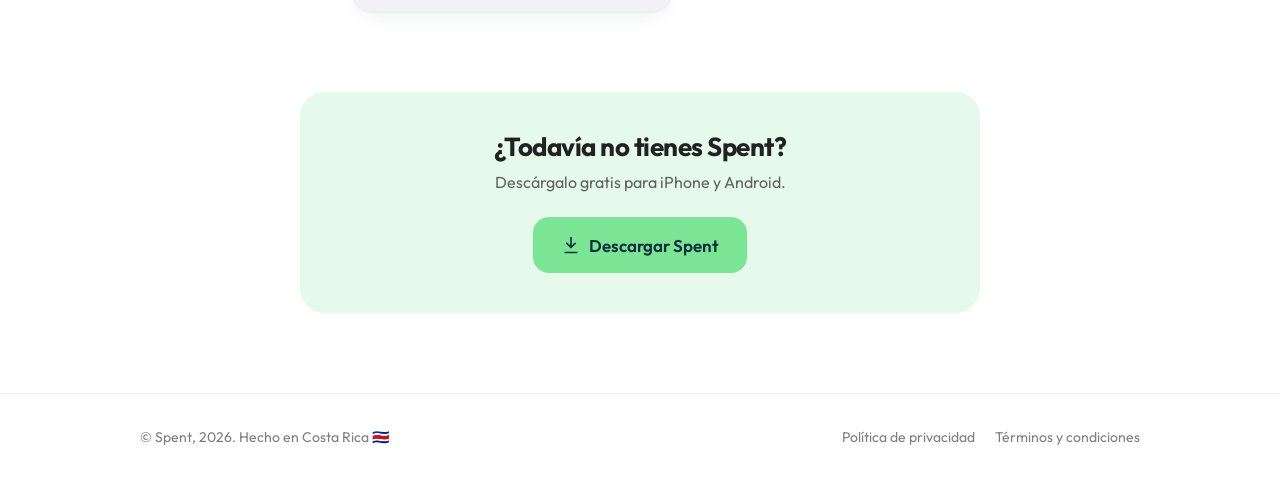
<file: tutoriales/correo.html>
<!DOCTYPE html>
<html lang="es">
<head>
  <meta charset="UTF-8">
  <meta name="viewport" content="width=device-width, initial-scale=1.0">
  <title>Registra un gasto cuando te llega el comprobante por correo | Spent</title>
  <meta name="description" content="Crea una automatización en Atajos para que, cuando te llegue el correo de transacción de tu banco, Spent te abra el registro del gasto.">
  <link rel="canonical" href="https://spentapp.co/tutoriales/correo">
  <meta property="og:type" content="article">
  <meta property="og:url" content="https://spentapp.co/tutoriales/correo">
  <meta property="og:title" content="Registra un gasto cuando te llega el comprobante por correo | Spent">
  <meta property="og:description" content="Crea una automatización en Atajos para que, cuando te llegue el correo de transacción de tu banco, Spent te abra el registro del gasto.">
  <meta property="og:image" content="https://spentapp.co/images/og-image.jpeg">
  <meta name="twitter:card" content="summary_large_image">
  <meta name="theme-color" content="#FFFFFF" media="(prefers-color-scheme: light)">
  <meta name="theme-color" content="#061319" media="(prefers-color-scheme: dark)">
  <link rel="icon" type="image/png" sizes="32x32" href="/images/favicon-32.png?v=2">
  <link rel="icon" type="image/png" sizes="400x400" href="/images/spent.png?v=2">
  <link rel="apple-touch-icon" href="/images/apple-touch-icon.png?v=2">
  <link rel="preconnect" href="https://fonts.googleapis.com">
  <link rel="preconnect" href="https://fonts.gstatic.com" crossorigin>
  <link href="https://fonts.googleapis.com/css2?family=Outfit:wght@400;500;600;700&display=swap" rel="stylesheet">
  <link rel="stylesheet" href="/assets/spent.css">
  <link rel="stylesheet" href="/assets/tutoriales.css">
</head>
<body>

  <nav class="nav">
    <div class="container nav-inner">
      <a href="/" class="brand"><img src="/images/spent.png?v=2" alt="" width="28" height="28">Spent</a>
      <div class="nav-links">
        <a href="/#actualizaciones" class="hide-sm">Actualizaciones</a>
        <a href="/tutoriales" aria-current="page">Tutoriales</a>
        <a href="mailto:hola@spentapp.co?subject=Soporte%20de%20Spent">Soporte</a>
        <a href="/download" class="btn btn-primary btn-sm">Descargar</a>
      </div>
    </div>
  </nav>
  <main class="container-narrow tut-page">
    <a href="/tutoriales" class="tut-back"><svg viewBox="0 0 24 24" fill="none" stroke="currentColor" stroke-width="2" stroke-linecap="round" stroke-linejoin="round" aria-hidden="true"><path d="M19 12H5M11 18l-6-6 6-6"/></svg>Tutoriales</a>
    <header class="tut-header">
      <img src="/images/tutoriales/icon-apple-mail.png" alt="" width="64" height="64" class="tut-header-icon">
      <div class="tut-chips"><span class="chip">iPhone</span></div>
      <h1>Registra un gasto cuando te llega el comprobante por correo</h1>
      <p class="lead">Crea una automatización en Atajos para que, cuando te llegue el correo de transacción de tu banco, Spent te abra el registro del gasto.</p>
    </header>
    
    
      <section class="tut-panel" data-version="ios" role="tabpanel">
        
        <p class="note"><strong>Importante:</strong> Spent no puede leer la información de tus correos. La automatización solo abre el registro del gasto cuando llega el comprobante, así que el nombre, el monto, el sobre y el método de pago los tienes que completar manualmente.</p>
        
        <ol class="tut-steps">
          <li class="tut-step">
            <div class="tut-step-num">1</div>
            <div class="tut-step-body">
              <h2>Instala Atajos y Mail</h2>
              <div class="tut-step-text">Necesitas el app de <a href="https://apps.apple.com/us/app/shortcuts/id915249334" target="_blank" rel="noopener">Atajos (Shortcuts)</a> y el app de <a href="https://apps.apple.com/us/app/mail/id1108187098" target="_blank" rel="noopener">Mail</a> de Apple, con el correo donde te llegan los comprobantes configurado.</div>
              
            </div>
          </li>
          <li class="tut-step">
            <div class="tut-step-num">2</div>
            <div class="tut-step-body">
              <h2>Abre la sección de Automatización</h2>
              <div class="tut-step-text">Dentro del app de Atajos, toca la pestaña <strong>Automatización</strong>.</div>
              <div class="tut-media"><figure><img src="/images/tutoriales/apple-pay/ios26/02-automatizacion.png" alt="Pestaña Automatización en el app de Atajos" loading="lazy" decoding="async"></figure></div>
            </div>
          </li>
          <li class="tut-step">
            <div class="tut-step-num">3</div>
            <div class="tut-step-body">
              <h2>Crea una nueva automatización</h2>
              <div class="tut-step-text">Toca el botón <strong>+</strong>, arriba a la derecha.</div>
              <div class="tut-media"><figure><img src="/images/tutoriales/apple-pay/ios26/03-nueva.png" alt="Botón para crear una nueva automatización" loading="lazy" decoding="async"></figure></div>
            </div>
          </li>
          <li class="tut-step">
            <div class="tut-step-num">4</div>
            <div class="tut-step-body">
              <h2>Busca la automatización Correo electrónico</h2>
              <div class="tut-step-text">En la lista de disparadores, busca y selecciona <strong>Correo electrónico</strong>.</div>
              <div class="tut-media"><figure><img src="/images/tutoriales/correo/04-correo.png" alt="Automatización Correo electrónico en Atajos" loading="lazy" decoding="async"></figure></div>
            </div>
          </li>
          <li class="tut-step">
            <div class="tut-step-num">5</div>
            <div class="tut-step-body">
              <h2>Pon el remitente y el asunto de tu banco</h2>
              <div class="tut-step-text">Completa <strong>Remitente</strong> y <strong>El asunto contiene</strong> con los datos de los correos de tu banco. Como guía, estos son los de algunos bancos de Costa Rica:
<ul>
<li><strong>Banco Nacional:</strong> remitente <code>bncontacto@bncr.fi.cr</code>, asunto <em>Voucher Digital</em></li>
<li><strong>BAC Credomatic:</strong> remitente <code>notificacion@notificacionesbaccr.com</code>, asunto <em>Notificación de transacción</em></li>
<li><strong>Scotiabank:</strong> remitente <code>AlertasScotiabank@scotiabank.com</code>, asunto <em>Alerta Transacción</em></li>
</ul></div>
              <div class="tut-media"><figure><img src="/images/tutoriales/correo/05-remitente.png" alt="Opciones Remitente y El asunto contiene" loading="lazy" decoding="async"></figure></div>
            </div>
          </li>
          <li class="tut-step">
            <div class="tut-step-num">6</div>
            <div class="tut-step-body">
              <h2>Elige cómo se ejecuta</h2>
              <div class="tut-step-text">Selecciona <strong>Ejecutar después de confirmar</strong> si quieres que te pregunte antes de abrirse, o <strong>Ejecutar de inmediato</strong> si quieres que se abra apenas llegue el correo. Luego toca <strong>Siguiente</strong>.</div>
              
            </div>
          </li>
          <li class="tut-step">
            <div class="tut-step-num">7</div>
            <div class="tut-step-body">
              <h2>Crea un nuevo atajo</h2>
              <div class="tut-step-text">Selecciona la opción <strong>Crear nuevo atajo</strong>.</div>
              <div class="tut-media"><figure><img src="/images/tutoriales/apple-pay/ios26/07-nuevo-atajo.png" alt="Opción Crear nuevo atajo" loading="lazy" decoding="async"></figure></div>
            </div>
          </li>
          <li class="tut-step">
            <div class="tut-step-num">8</div>
            <div class="tut-step-body">
              <h2>Agrega la acción de Spent</h2>
              <div class="tut-step-text">En <strong>Buscar acciones</strong>, escribe <em>Spent</em> y selecciona <strong>Agregar gasto a un sobre</strong>.</div>
              <div class="tut-media"><figure><video src="/images/tutoriales/apple-pay/ios26/08-buscar-spent.mp4" aria-label="Buscando la acción de Spent en Atajos" autoplay muted loop playsinline preload="metadata"></video></figure></div>
            </div>
          </li>
          <li class="tut-step">
            <div class="tut-step-num">9</div>
            <div class="tut-step-body">
              <h2>Deja Mostrar al ejecutar activado y guarda</h2>
              <div class="tut-step-text">Deja <strong>Mostrar al ejecutar</strong> activado para que Spent te pida los datos del gasto cada vez que llegue un comprobante. Toca el check ✔︎ arriba a la derecha y listo.</div>
              <div class="tut-media"><figure><img src="/images/tutoriales/correo/09-listo.png" alt="Acción Agregar gasto a un sobre con Mostrar al ejecutar activado" loading="lazy" decoding="async"></figure></div>
            </div>
          </li>
        </ol>
      </section>
    
    <section class="tut-cta">
      <h2>¿Todavía no tienes Spent?</h2>
      <p>Descárgalo gratis para iPhone y Android.</p>
      <a href="/download" class="btn btn-primary btn-lg"><svg viewBox="0 0 24 24" fill="none" stroke="currentColor" stroke-width="2" stroke-linecap="round" stroke-linejoin="round" aria-hidden="true"><path d="M12 3v12M7 10l5 5 5-5M5 21h14"/></svg>Descargar Spent</a>
    </section>
  </main>

  <footer class="footer">
    <div class="container footer-inner">
      <p>© Spent, 2026. Hecho en Costa Rica 🇨🇷</p>
      <div class="footer-links">
        <a href="/privacidad">Política de privacidad</a>
        <a href="/terminos">Términos y condiciones</a>
      </div>
    </div>
  </footer>
  <script>
    (function () {
      var tabs = document.querySelectorAll(".segmented [data-version]");
      var panels = document.querySelectorAll(".tut-panel");
      function select(id) {
        tabs.forEach(function (t) { t.setAttribute("aria-selected", String(t.dataset.version === id)); });
        panels.forEach(function (p) { p.hidden = p.dataset.version !== id; });
      }
      tabs.forEach(function (t) {
        t.addEventListener("click", function () {
          select(t.dataset.version);
          history.replaceState(null, "", "#" + t.dataset.version);
        });
      });
      var h = location.hash.slice(1);
      if (h && Array.prototype.some.call(tabs, function (t) { return t.dataset.version === h; })) select(h);
    })();
  </script>
</body>
</html>
</file>
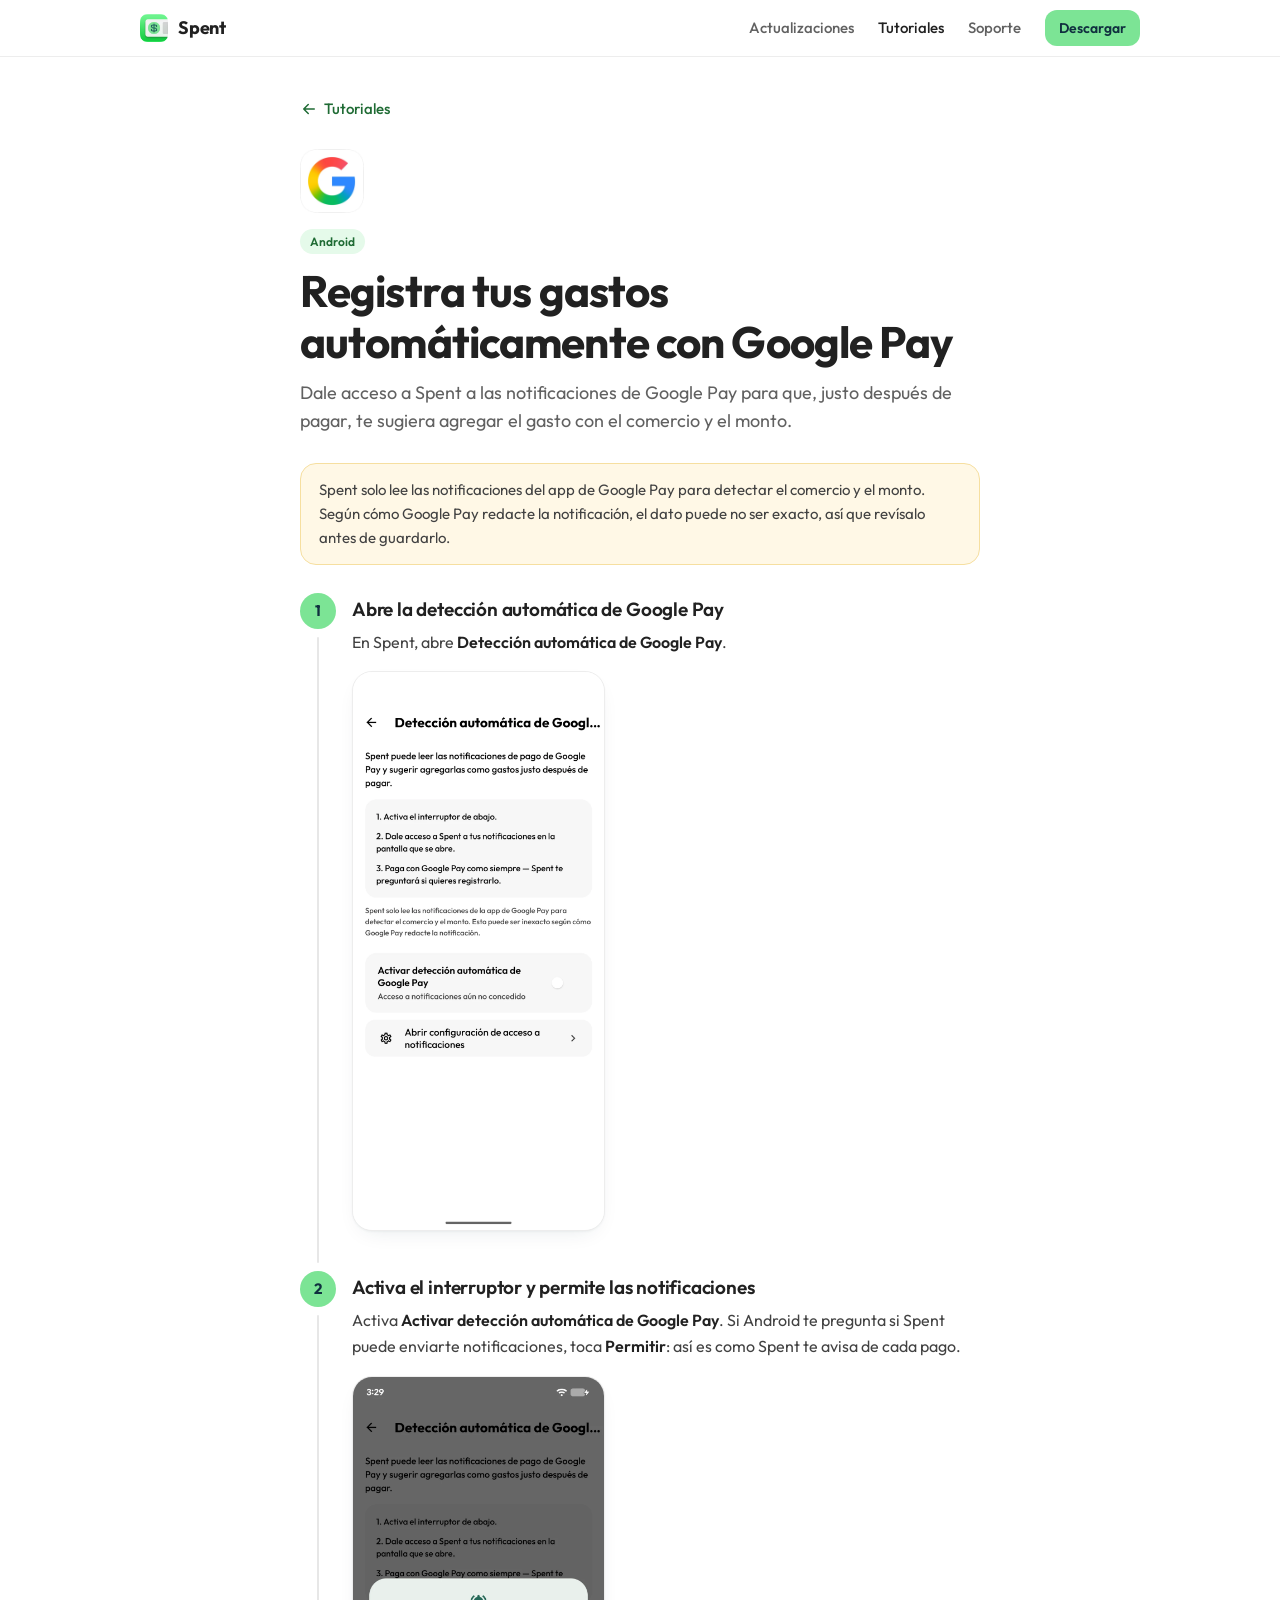
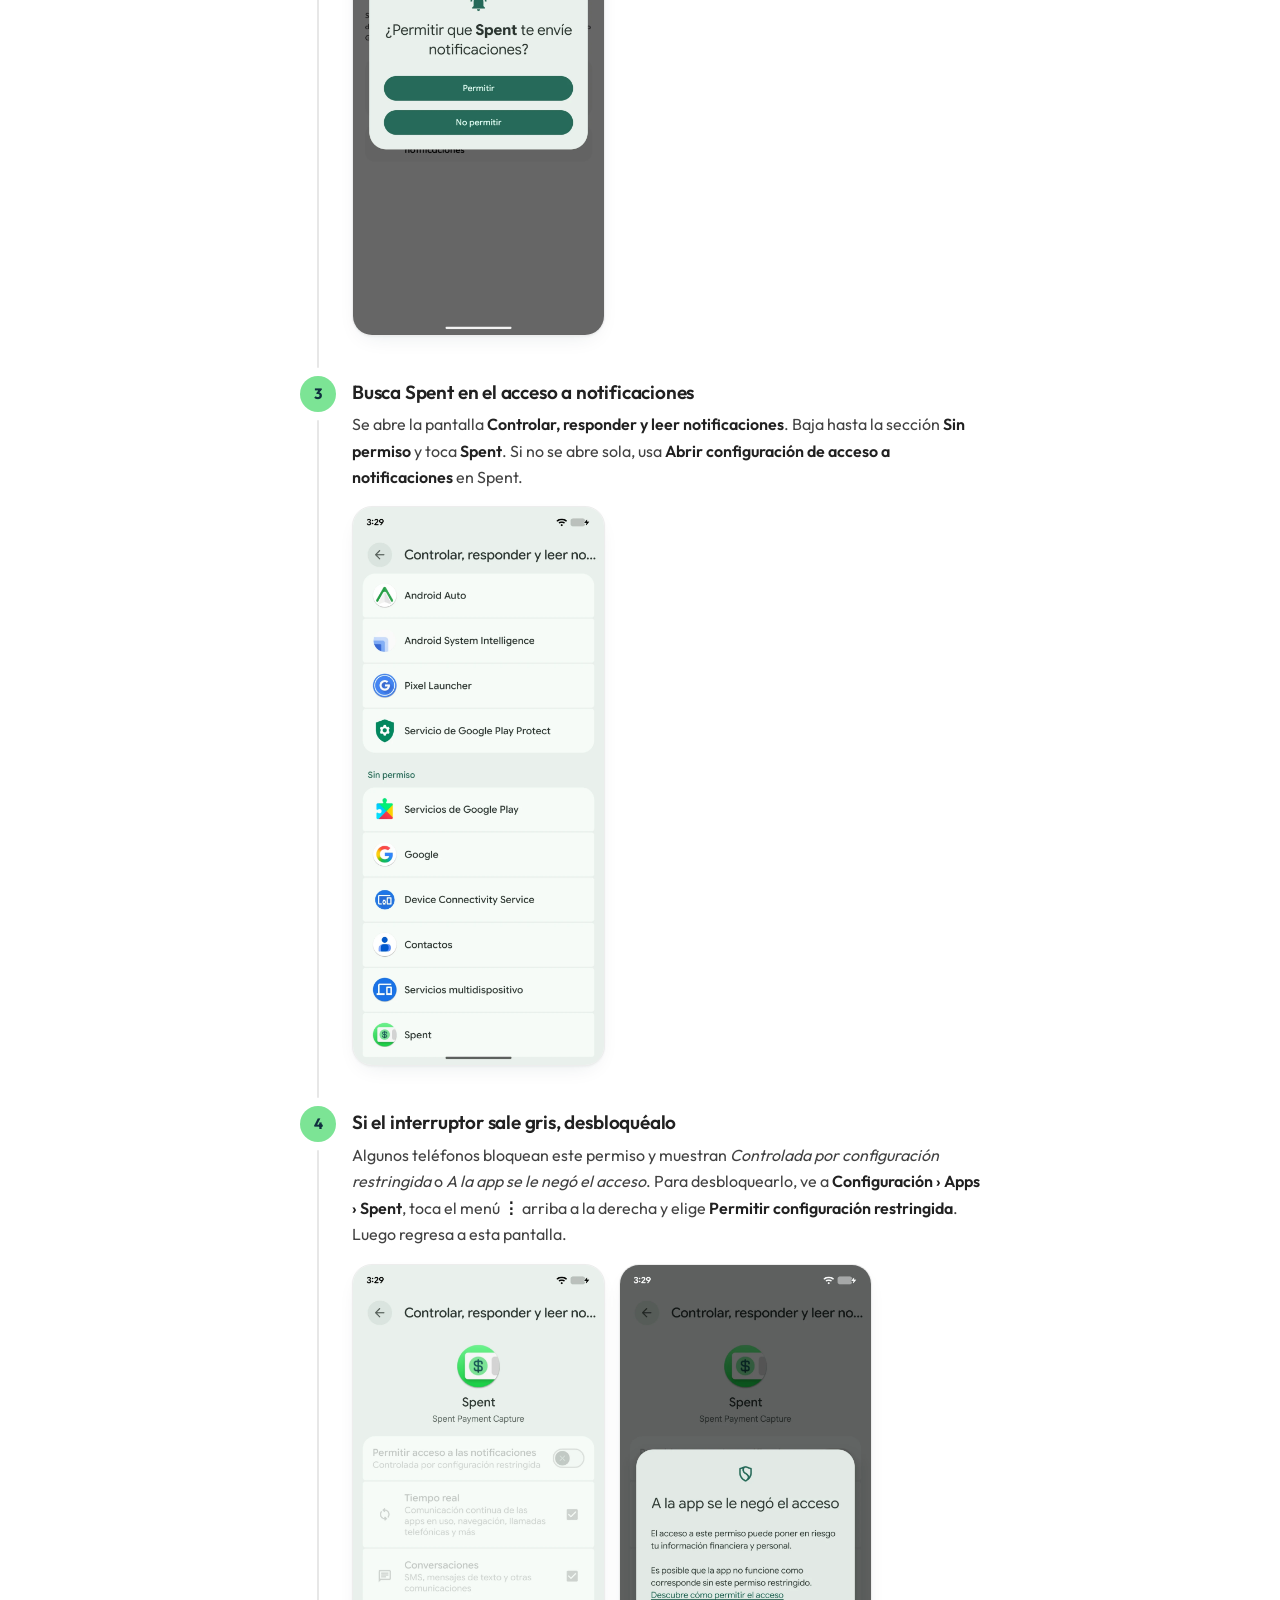
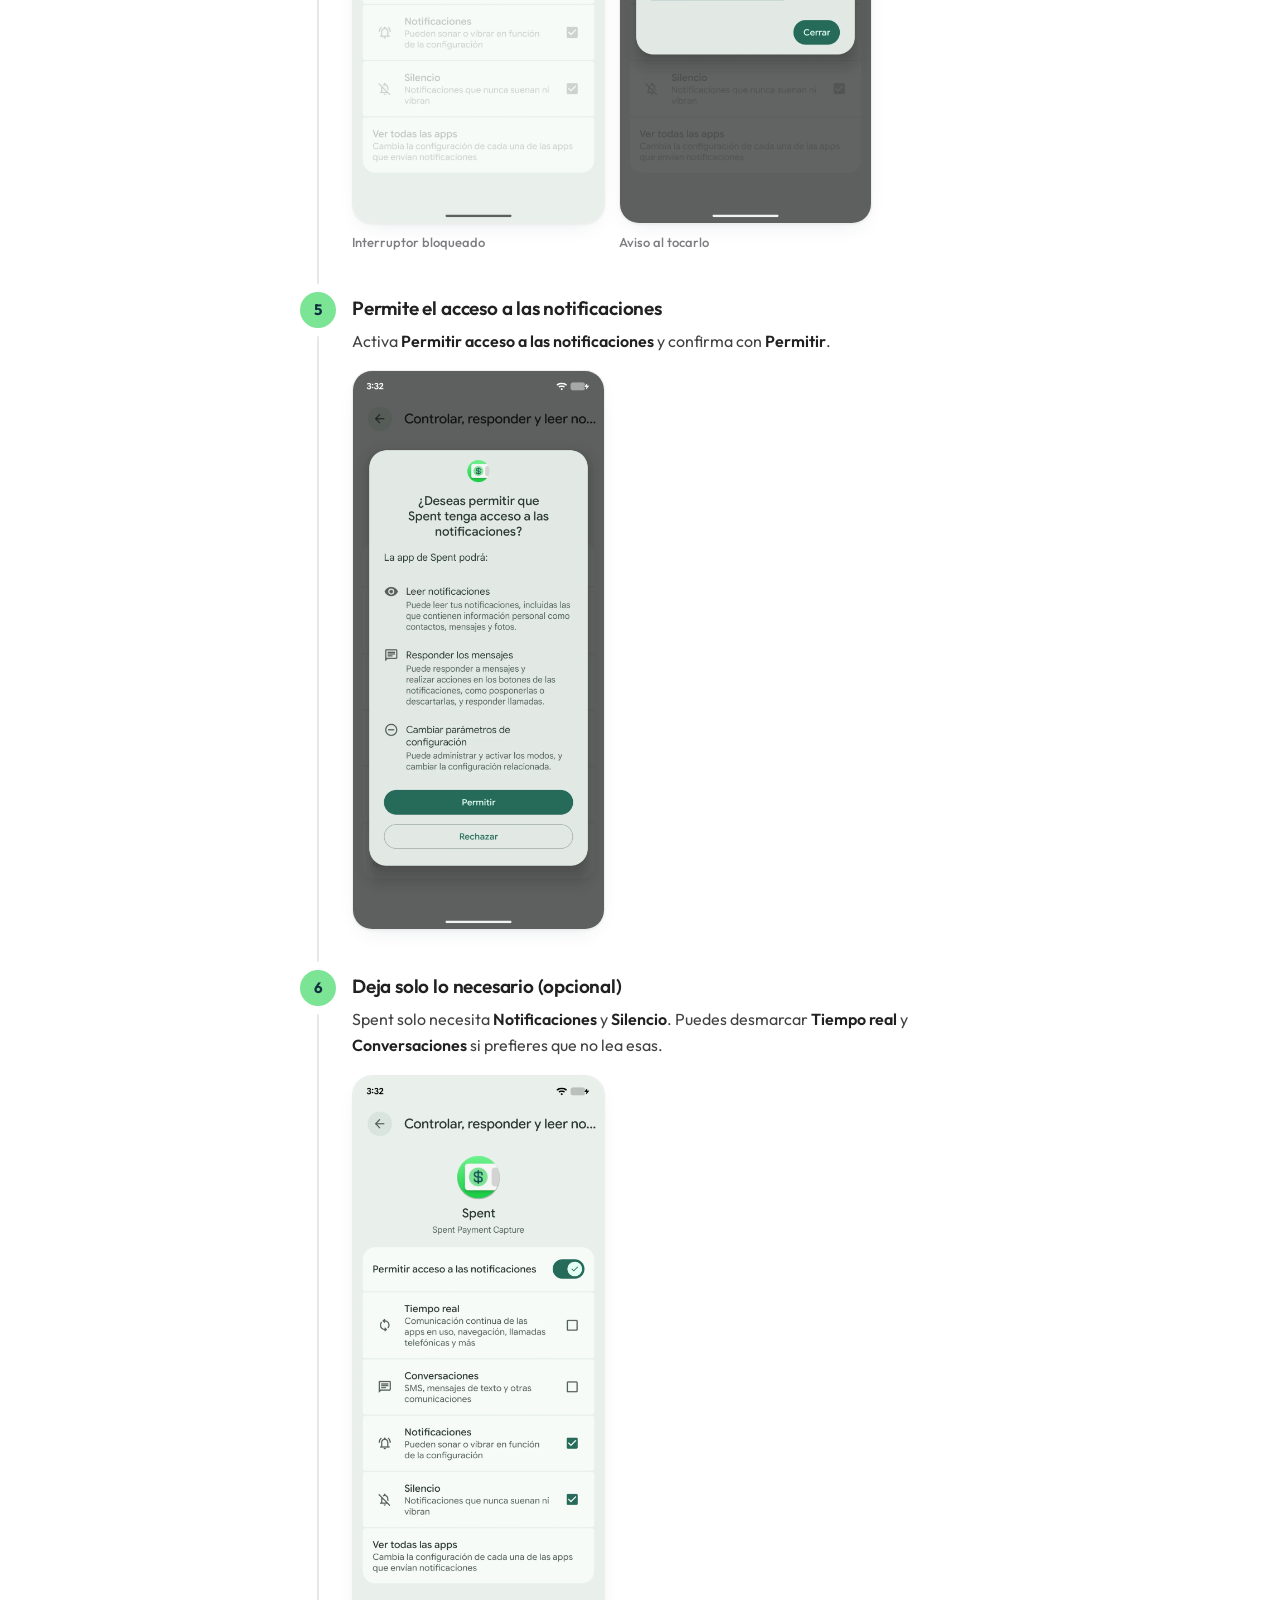
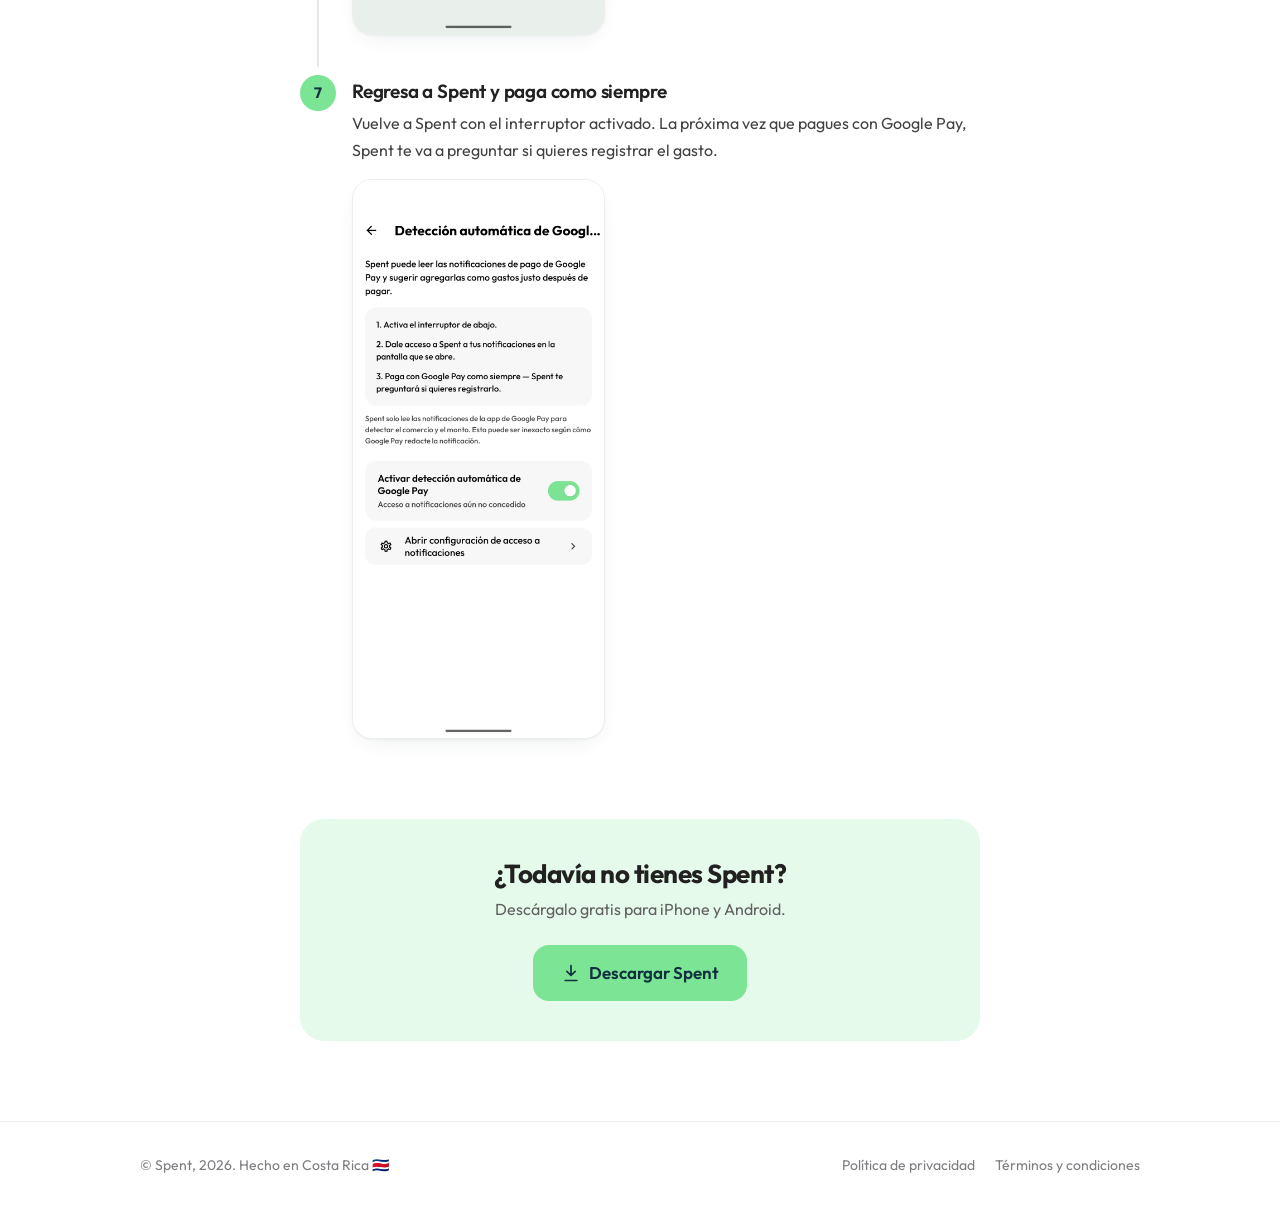
<file: tutoriales/google-pay.html>
<!DOCTYPE html>
<html lang="es">
<head>
  <meta charset="UTF-8">
  <meta name="viewport" content="width=device-width, initial-scale=1.0">
  <title>Registra tus gastos automáticamente con Google Pay | Spent</title>
  <meta name="description" content="Dale acceso a Spent a las notificaciones de Google Pay para que, justo después de pagar, te sugiera agregar el gasto con el comercio y el monto.">
  <link rel="canonical" href="https://spentapp.co/tutoriales/google-pay">
  <meta property="og:type" content="article">
  <meta property="og:url" content="https://spentapp.co/tutoriales/google-pay">
  <meta property="og:title" content="Registra tus gastos automáticamente con Google Pay | Spent">
  <meta property="og:description" content="Dale acceso a Spent a las notificaciones de Google Pay para que, justo después de pagar, te sugiera agregar el gasto con el comercio y el monto.">
  <meta property="og:image" content="https://spentapp.co/images/og-image.jpeg">
  <meta name="twitter:card" content="summary_large_image">
  <meta name="theme-color" content="#FFFFFF" media="(prefers-color-scheme: light)">
  <meta name="theme-color" content="#061319" media="(prefers-color-scheme: dark)">
  <link rel="icon" type="image/png" sizes="32x32" href="/images/favicon-32.png?v=2">
  <link rel="icon" type="image/png" sizes="400x400" href="/images/spent.png?v=2">
  <link rel="apple-touch-icon" href="/images/apple-touch-icon.png?v=2">
  <link rel="preconnect" href="https://fonts.googleapis.com">
  <link rel="preconnect" href="https://fonts.gstatic.com" crossorigin>
  <link href="https://fonts.googleapis.com/css2?family=Outfit:wght@400;500;600;700&display=swap" rel="stylesheet">
  <link rel="stylesheet" href="/assets/spent.css">
  <link rel="stylesheet" href="/assets/tutoriales.css">
</head>
<body>

  <nav class="nav">
    <div class="container nav-inner">
      <a href="/" class="brand"><img src="/images/spent.png?v=2" alt="" width="28" height="28">Spent</a>
      <div class="nav-links">
        <a href="/#actualizaciones" class="hide-sm">Actualizaciones</a>
        <a href="/tutoriales" aria-current="page">Tutoriales</a>
        <a href="mailto:hola@spentapp.co?subject=Soporte%20de%20Spent">Soporte</a>
        <a href="/download" class="btn btn-primary btn-sm">Descargar</a>
      </div>
    </div>
  </nav>
  <main class="container-narrow tut-page">
    <a href="/tutoriales" class="tut-back"><svg viewBox="0 0 24 24" fill="none" stroke="currentColor" stroke-width="2" stroke-linecap="round" stroke-linejoin="round" aria-hidden="true"><path d="M19 12H5M11 18l-6-6 6-6"/></svg>Tutoriales</a>
    <header class="tut-header">
      <img src="/images/tutoriales/icon-google-pay.png" alt="" width="64" height="64" class="tut-header-icon">
      <div class="tut-chips"><span class="chip">Android</span></div>
      <h1>Registra tus gastos automáticamente con Google Pay</h1>
      <p class="lead">Dale acceso a Spent a las notificaciones de Google Pay para que, justo después de pagar, te sugiera agregar el gasto con el comercio y el monto.</p>
    </header>
    
    
      <section class="tut-panel" data-version="android" role="tabpanel">
        
        <p class="note">Spent solo lee las notificaciones del app de Google Pay para detectar el comercio y el monto. Según cómo Google Pay redacte la notificación, el dato puede no ser exacto, así que revísalo antes de guardarlo.</p>
        
        <ol class="tut-steps">
          <li class="tut-step">
            <div class="tut-step-num">1</div>
            <div class="tut-step-body">
              <h2>Abre la detección automática de Google Pay</h2>
              <div class="tut-step-text">En Spent, abre <strong>Detección automática de Google Pay</strong>.</div>
              <div class="tut-media"><figure><img src="/images/tutoriales/google-pay/01-deteccion.webp" alt="Pantalla Detección automática de Google Pay en Spent" loading="lazy" decoding="async"></figure></div>
            </div>
          </li>
          <li class="tut-step">
            <div class="tut-step-num">2</div>
            <div class="tut-step-body">
              <h2>Activa el interruptor y permite las notificaciones</h2>
              <div class="tut-step-text">Activa <strong>Activar detección automática de Google Pay</strong>. Si Android te pregunta si Spent puede enviarte notificaciones, toca <strong>Permitir</strong>: así es como Spent te avisa de cada pago.</div>
              <div class="tut-media"><figure><img src="/images/tutoriales/google-pay/02-permitir-notificaciones.webp" alt="Diálogo para permitir que Spent envíe notificaciones" loading="lazy" decoding="async"></figure></div>
            </div>
          </li>
          <li class="tut-step">
            <div class="tut-step-num">3</div>
            <div class="tut-step-body">
              <h2>Busca Spent en el acceso a notificaciones</h2>
              <div class="tut-step-text">Se abre la pantalla <strong>Controlar, responder y leer notificaciones</strong>. Baja hasta la sección <strong>Sin permiso</strong> y toca <strong>Spent</strong>. Si no se abre sola, usa <strong>Abrir configuración de acceso a notificaciones</strong> en Spent.</div>
              <div class="tut-media"><figure><img src="/images/tutoriales/google-pay/03-lista.webp" alt="Lista de apps con acceso a notificaciones, con Spent en Sin permiso" loading="lazy" decoding="async"></figure></div>
            </div>
          </li>
          <li class="tut-step">
            <div class="tut-step-num">4</div>
            <div class="tut-step-body">
              <h2>Si el interruptor sale gris, desbloquéalo</h2>
              <div class="tut-step-text">Algunos teléfonos bloquean este permiso y muestran <em>Controlada por configuración restringida</em> o <em>A la app se le negó el acceso</em>. Para desbloquearlo, ve a <strong>Configuración › Apps › Spent</strong>, toca el menú <strong>⋮</strong> arriba a la derecha y elige <strong>Permitir configuración restringida</strong>. Luego regresa a esta pantalla.</div>
              <div class="tut-media"><figure><img src="/images/tutoriales/google-pay/04-restringida.webp" alt="Permiso de notificaciones controlado por configuración restringida" loading="lazy" decoding="async"><figcaption>Interruptor bloqueado</figcaption></figure><figure><img src="/images/tutoriales/google-pay/05-acceso-negado.webp" alt="Aviso: a la app se le negó el acceso" loading="lazy" decoding="async"><figcaption>Aviso al tocarlo</figcaption></figure></div>
            </div>
          </li>
          <li class="tut-step">
            <div class="tut-step-num">5</div>
            <div class="tut-step-body">
              <h2>Permite el acceso a las notificaciones</h2>
              <div class="tut-step-text">Activa <strong>Permitir acceso a las notificaciones</strong> y confirma con <strong>Permitir</strong>.</div>
              <div class="tut-media"><figure><img src="/images/tutoriales/google-pay/06-permitir-acceso.webp" alt="Diálogo para permitir que Spent tenga acceso a las notificaciones" loading="lazy" decoding="async"></figure></div>
            </div>
          </li>
          <li class="tut-step">
            <div class="tut-step-num">6</div>
            <div class="tut-step-body">
              <h2>Deja solo lo necesario (opcional)</h2>
              <div class="tut-step-text">Spent solo necesita <strong>Notificaciones</strong> y <strong>Silencio</strong>. Puedes desmarcar <strong>Tiempo real</strong> y <strong>Conversaciones</strong> si prefieres que no lea esas.</div>
              <div class="tut-media"><figure><img src="/images/tutoriales/google-pay/07-permisos.webp" alt="Permisos de notificaciones con Tiempo real y Conversaciones desmarcados" loading="lazy" decoding="async"></figure></div>
            </div>
          </li>
          <li class="tut-step">
            <div class="tut-step-num">7</div>
            <div class="tut-step-body">
              <h2>Regresa a Spent y paga como siempre</h2>
              <div class="tut-step-text">Vuelve a Spent con el interruptor activado. La próxima vez que pagues con Google Pay, Spent te va a preguntar si quieres registrar el gasto.</div>
              <div class="tut-media"><figure><img src="/images/tutoriales/google-pay/08-listo.webp" alt="Detección automática de Google Pay activada en Spent" loading="lazy" decoding="async"></figure></div>
            </div>
          </li>
        </ol>
      </section>
    
    <section class="tut-cta">
      <h2>¿Todavía no tienes Spent?</h2>
      <p>Descárgalo gratis para iPhone y Android.</p>
      <a href="/download" class="btn btn-primary btn-lg"><svg viewBox="0 0 24 24" fill="none" stroke="currentColor" stroke-width="2" stroke-linecap="round" stroke-linejoin="round" aria-hidden="true"><path d="M12 3v12M7 10l5 5 5-5M5 21h14"/></svg>Descargar Spent</a>
    </section>
  </main>

  <footer class="footer">
    <div class="container footer-inner">
      <p>© Spent, 2026. Hecho en Costa Rica 🇨🇷</p>
      <div class="footer-links">
        <a href="/privacidad">Política de privacidad</a>
        <a href="/terminos">Términos y condiciones</a>
      </div>
    </div>
  </footer>
  <script>
    (function () {
      var tabs = document.querySelectorAll(".segmented [data-version]");
      var panels = document.querySelectorAll(".tut-panel");
      function select(id) {
        tabs.forEach(function (t) { t.setAttribute("aria-selected", String(t.dataset.version === id)); });
        panels.forEach(function (p) { p.hidden = p.dataset.version !== id; });
      }
      tabs.forEach(function (t) {
        t.addEventListener("click", function () {
          select(t.dataset.version);
          history.replaceState(null, "", "#" + t.dataset.version);
        });
      });
      var h = location.hash.slice(1);
      if (h && Array.prototype.some.call(tabs, function (t) { return t.dataset.version === h; })) select(h);
    })();
  </script>
</body>
</html>
</file>
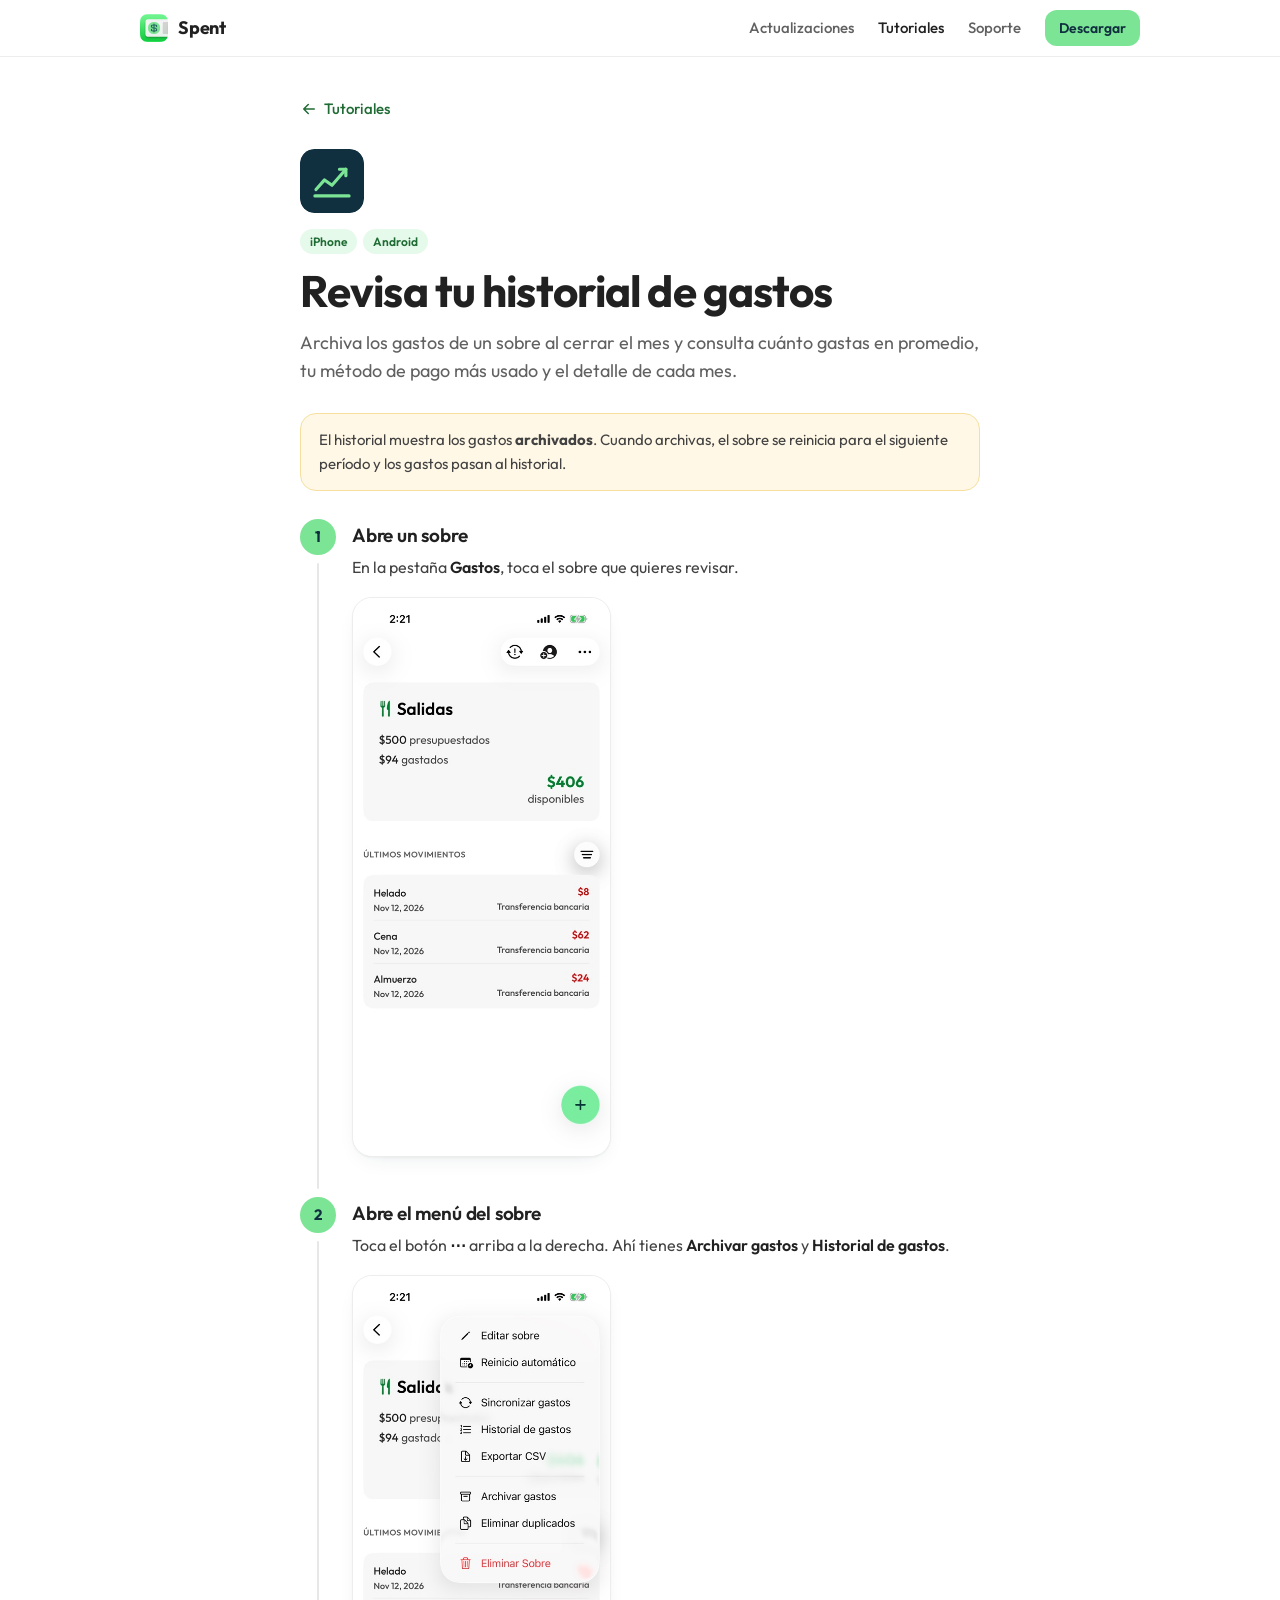
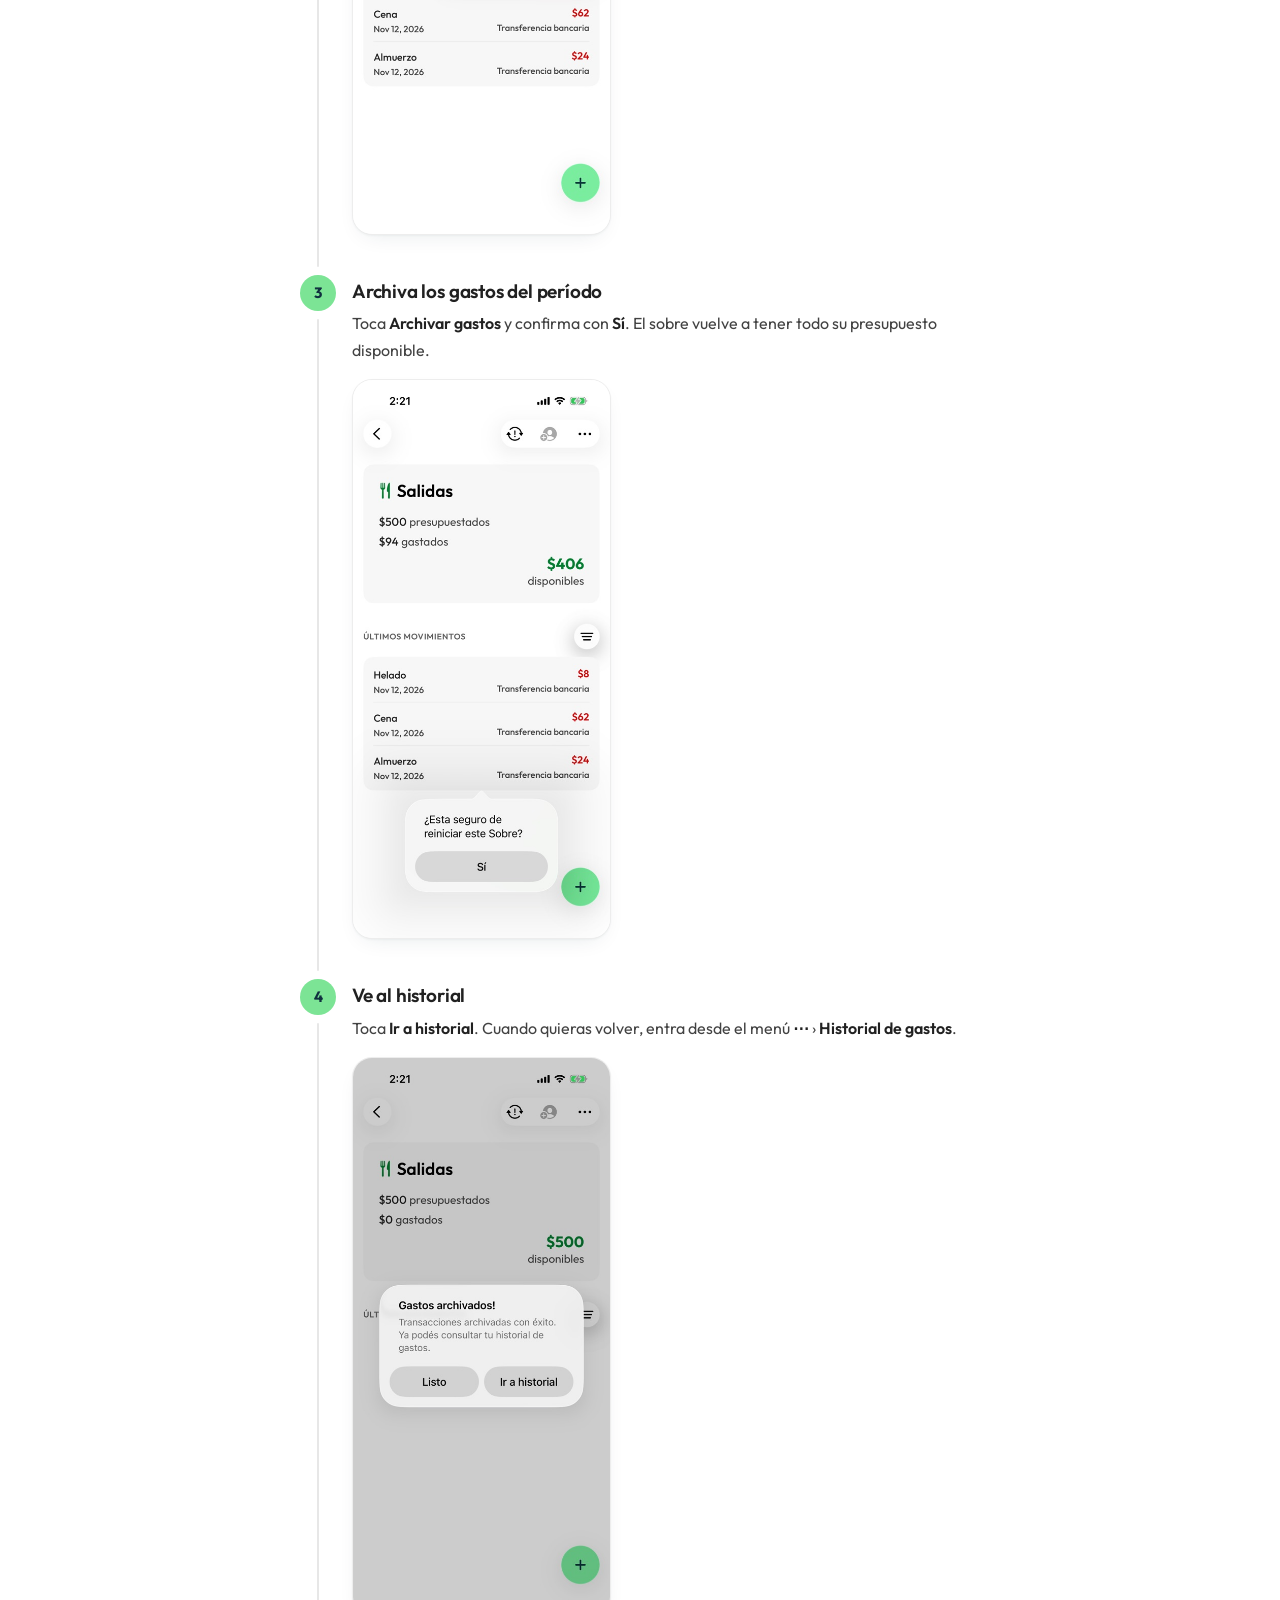
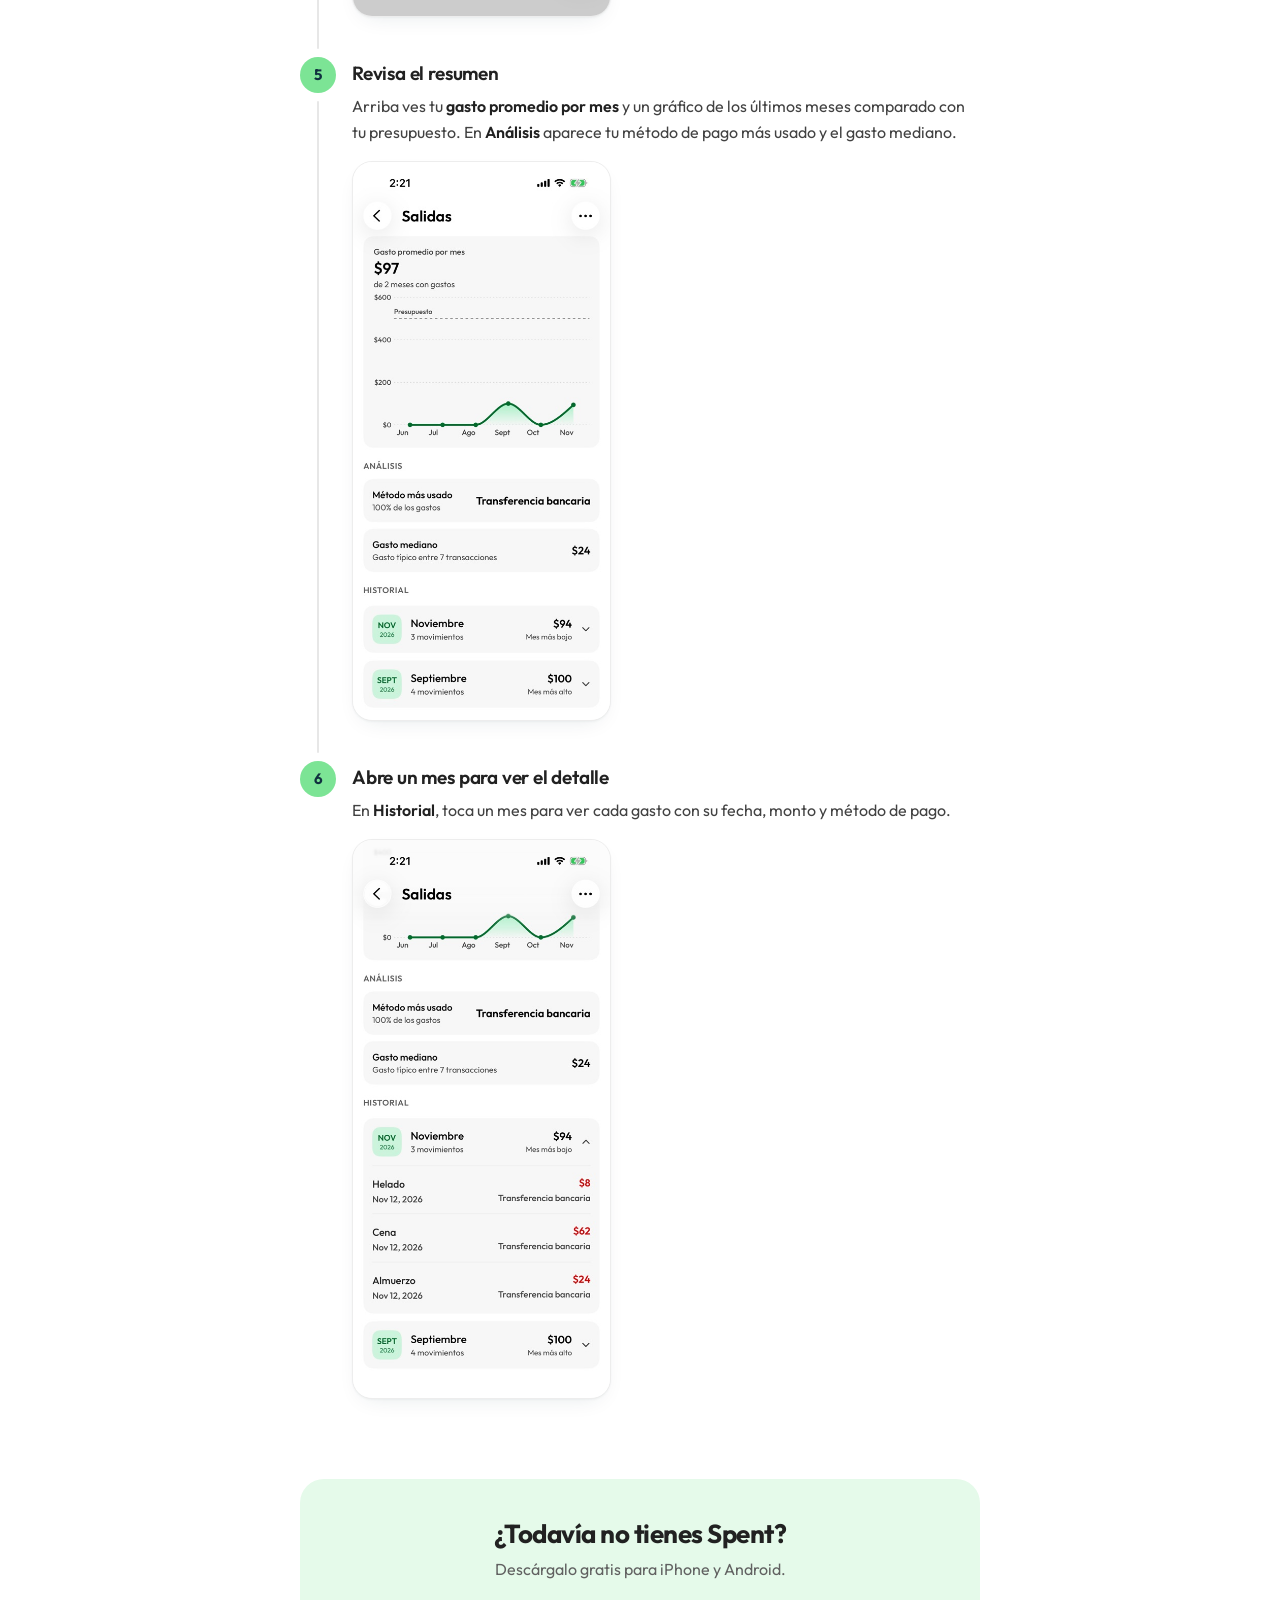
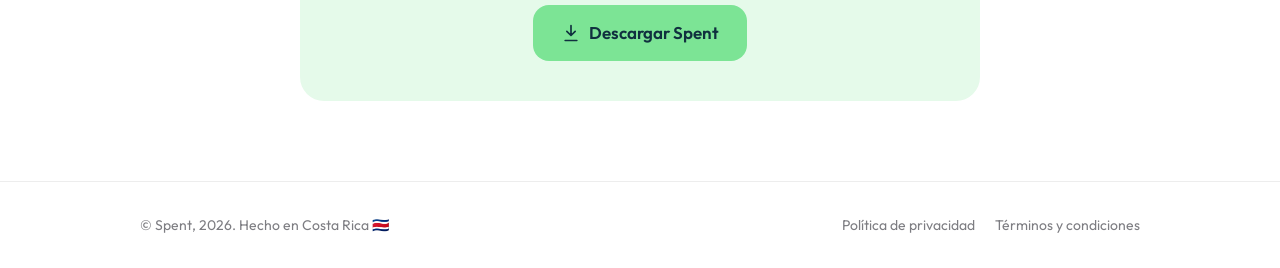
<file: tutoriales/historial.html>
<!DOCTYPE html>
<html lang="es">
<head>
  <meta charset="UTF-8">
  <meta name="viewport" content="width=device-width, initial-scale=1.0">
  <title>Revisa tu historial de gastos | Spent</title>
  <meta name="description" content="Archiva los gastos de un sobre al cerrar el mes y consulta cuánto gastas en promedio, tu método de pago más usado y el detalle de cada mes.">
  <link rel="canonical" href="https://spentapp.co/tutoriales/historial">
  <meta property="og:type" content="article">
  <meta property="og:url" content="https://spentapp.co/tutoriales/historial">
  <meta property="og:title" content="Revisa tu historial de gastos | Spent">
  <meta property="og:description" content="Archiva los gastos de un sobre al cerrar el mes y consulta cuánto gastas en promedio, tu método de pago más usado y el detalle de cada mes.">
  <meta property="og:image" content="https://spentapp.co/images/og-image.jpeg">
  <meta name="twitter:card" content="summary_large_image">
  <meta name="theme-color" content="#FFFFFF" media="(prefers-color-scheme: light)">
  <meta name="theme-color" content="#061319" media="(prefers-color-scheme: dark)">
  <link rel="icon" type="image/png" sizes="32x32" href="/images/favicon-32.png?v=2">
  <link rel="icon" type="image/png" sizes="400x400" href="/images/spent.png?v=2">
  <link rel="apple-touch-icon" href="/images/apple-touch-icon.png?v=2">
  <link rel="preconnect" href="https://fonts.googleapis.com">
  <link rel="preconnect" href="https://fonts.gstatic.com" crossorigin>
  <link href="https://fonts.googleapis.com/css2?family=Outfit:wght@400;500;600;700&display=swap" rel="stylesheet">
  <link rel="stylesheet" href="/assets/spent.css">
  <link rel="stylesheet" href="/assets/tutoriales.css">
</head>
<body>

  <nav class="nav">
    <div class="container nav-inner">
      <a href="/" class="brand"><img src="/images/spent.png?v=2" alt="" width="28" height="28">Spent</a>
      <div class="nav-links">
        <a href="/#actualizaciones" class="hide-sm">Actualizaciones</a>
        <a href="/tutoriales" aria-current="page">Tutoriales</a>
        <a href="mailto:hola@spentapp.co?subject=Soporte%20de%20Spent">Soporte</a>
        <a href="/download" class="btn btn-primary btn-sm">Descargar</a>
      </div>
    </div>
  </nav>
  <main class="container-narrow tut-page">
    <a href="/tutoriales" class="tut-back"><svg viewBox="0 0 24 24" fill="none" stroke="currentColor" stroke-width="2" stroke-linecap="round" stroke-linejoin="round" aria-hidden="true"><path d="M19 12H5M11 18l-6-6 6-6"/></svg>Tutoriales</a>
    <header class="tut-header">
      <img src="/images/tutoriales/icon-historial.svg" alt="" width="64" height="64" class="tut-header-icon">
      <div class="tut-chips"><span class="chip">iPhone</span><span class="chip">Android</span></div>
      <h1>Revisa tu historial de gastos</h1>
      <p class="lead">Archiva los gastos de un sobre al cerrar el mes y consulta cuánto gastas en promedio, tu método de pago más usado y el detalle de cada mes.</p>
    </header>
    
    
      <section class="tut-panel" data-version="todos" role="tabpanel">
        
        <p class="note">El historial muestra los gastos <strong>archivados</strong>. Cuando archivas, el sobre se reinicia para el siguiente período y los gastos pasan al historial.</p>
        
        <ol class="tut-steps">
          <li class="tut-step">
            <div class="tut-step-num">1</div>
            <div class="tut-step-body">
              <h2>Abre un sobre</h2>
              <div class="tut-step-text">En la pestaña <strong>Gastos</strong>, toca el sobre que quieres revisar.</div>
              <div class="tut-media"><figure><img src="/images/tutoriales/historial/01-sobre.jpg" alt="Detalle del sobre Salidas con sus últimos movimientos" loading="lazy" decoding="async"></figure></div>
            </div>
          </li>
          <li class="tut-step">
            <div class="tut-step-num">2</div>
            <div class="tut-step-body">
              <h2>Abre el menú del sobre</h2>
              <div class="tut-step-text">Toca el botón <strong>⋯</strong> arriba a la derecha. Ahí tienes <strong>Archivar gastos</strong> y <strong>Historial de gastos</strong>.</div>
              <div class="tut-media"><figure><img src="/images/tutoriales/historial/02-menu.jpg" alt="Menú del sobre con Historial de gastos y Archivar gastos" loading="lazy" decoding="async"></figure></div>
            </div>
          </li>
          <li class="tut-step">
            <div class="tut-step-num">3</div>
            <div class="tut-step-body">
              <h2>Archiva los gastos del período</h2>
              <div class="tut-step-text">Toca <strong>Archivar gastos</strong> y confirma con <strong>Sí</strong>. El sobre vuelve a tener todo su presupuesto disponible.</div>
              <div class="tut-media"><figure><img src="/images/tutoriales/historial/03-confirmar.jpg" alt="Confirmación ¿Está seguro de reiniciar este Sobre?" loading="lazy" decoding="async"></figure></div>
            </div>
          </li>
          <li class="tut-step">
            <div class="tut-step-num">4</div>
            <div class="tut-step-body">
              <h2>Ve al historial</h2>
              <div class="tut-step-text">Toca <strong>Ir a historial</strong>. Cuando quieras volver, entra desde el menú <strong>⋯</strong> › <strong>Historial de gastos</strong>.</div>
              <div class="tut-media"><figure><img src="/images/tutoriales/historial/04-archivados.jpg" alt="Aviso Gastos archivados con el botón Ir a historial" loading="lazy" decoding="async"></figure></div>
            </div>
          </li>
          <li class="tut-step">
            <div class="tut-step-num">5</div>
            <div class="tut-step-body">
              <h2>Revisa el resumen</h2>
              <div class="tut-step-text">Arriba ves tu <strong>gasto promedio por mes</strong> y un gráfico de los últimos meses comparado con tu presupuesto. En <strong>Análisis</strong> aparece tu método de pago más usado y el gasto mediano.</div>
              <div class="tut-media"><figure><img src="/images/tutoriales/historial/05-historial.jpg" alt="Historial con gráfico de gasto por mes y análisis" loading="lazy" decoding="async"></figure></div>
            </div>
          </li>
          <li class="tut-step">
            <div class="tut-step-num">6</div>
            <div class="tut-step-body">
              <h2>Abre un mes para ver el detalle</h2>
              <div class="tut-step-text">En <strong>Historial</strong>, toca un mes para ver cada gasto con su fecha, monto y método de pago.</div>
              <div class="tut-media"><figure><img src="/images/tutoriales/historial/06-mes.jpg" alt="Mes de noviembre expandido con sus gastos" loading="lazy" decoding="async"></figure></div>
            </div>
          </li>
        </ol>
      </section>
    
    <section class="tut-cta">
      <h2>¿Todavía no tienes Spent?</h2>
      <p>Descárgalo gratis para iPhone y Android.</p>
      <a href="/download" class="btn btn-primary btn-lg"><svg viewBox="0 0 24 24" fill="none" stroke="currentColor" stroke-width="2" stroke-linecap="round" stroke-linejoin="round" aria-hidden="true"><path d="M12 3v12M7 10l5 5 5-5M5 21h14"/></svg>Descargar Spent</a>
    </section>
  </main>

  <footer class="footer">
    <div class="container footer-inner">
      <p>© Spent, 2026. Hecho en Costa Rica 🇨🇷</p>
      <div class="footer-links">
        <a href="/privacidad">Política de privacidad</a>
        <a href="/terminos">Términos y condiciones</a>
      </div>
    </div>
  </footer>
  <script>
    (function () {
      var tabs = document.querySelectorAll(".segmented [data-version]");
      var panels = document.querySelectorAll(".tut-panel");
      function select(id) {
        tabs.forEach(function (t) { t.setAttribute("aria-selected", String(t.dataset.version === id)); });
        panels.forEach(function (p) { p.hidden = p.dataset.version !== id; });
      }
      tabs.forEach(function (t) {
        t.addEventListener("click", function () {
          select(t.dataset.version);
          history.replaceState(null, "", "#" + t.dataset.version);
        });
      });
      var h = location.hash.slice(1);
      if (h && Array.prototype.some.call(tabs, function (t) { return t.dataset.version === h; })) select(h);
    })();
  </script>
</body>
</html>
</file>
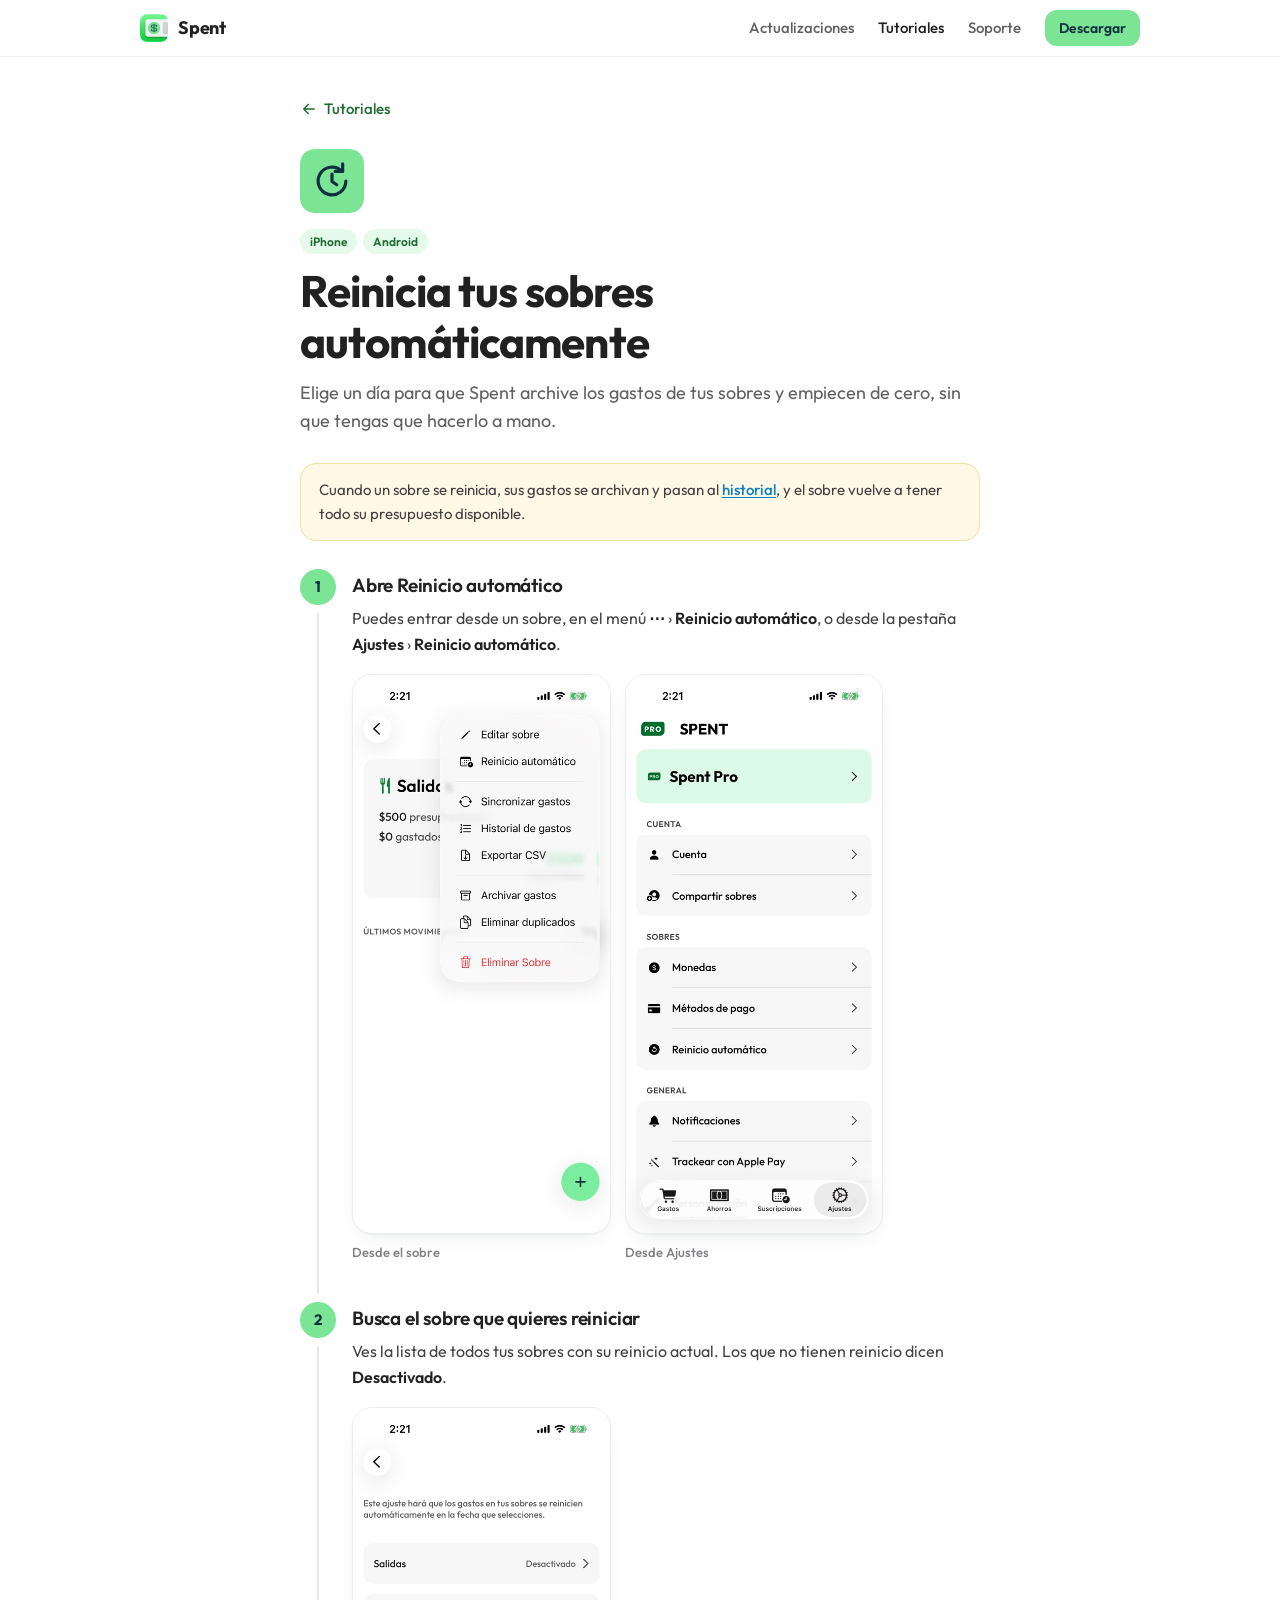
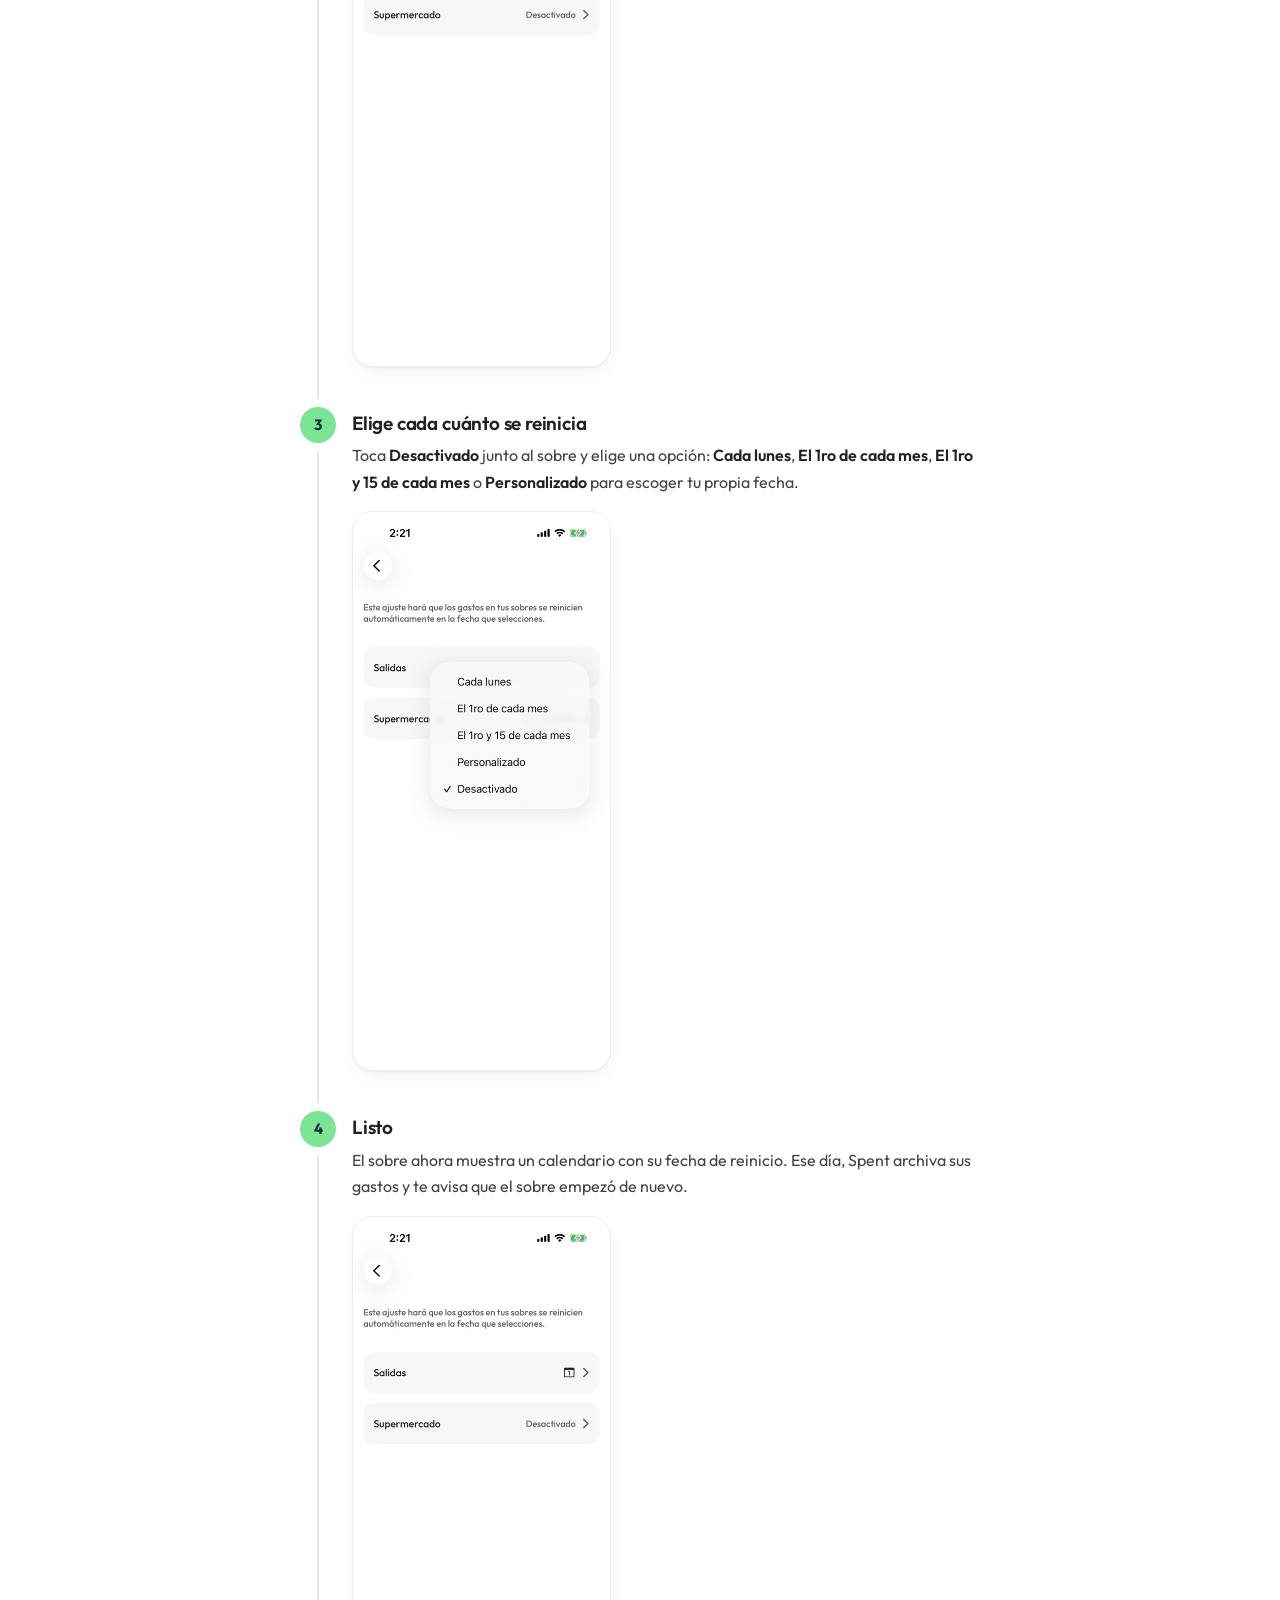
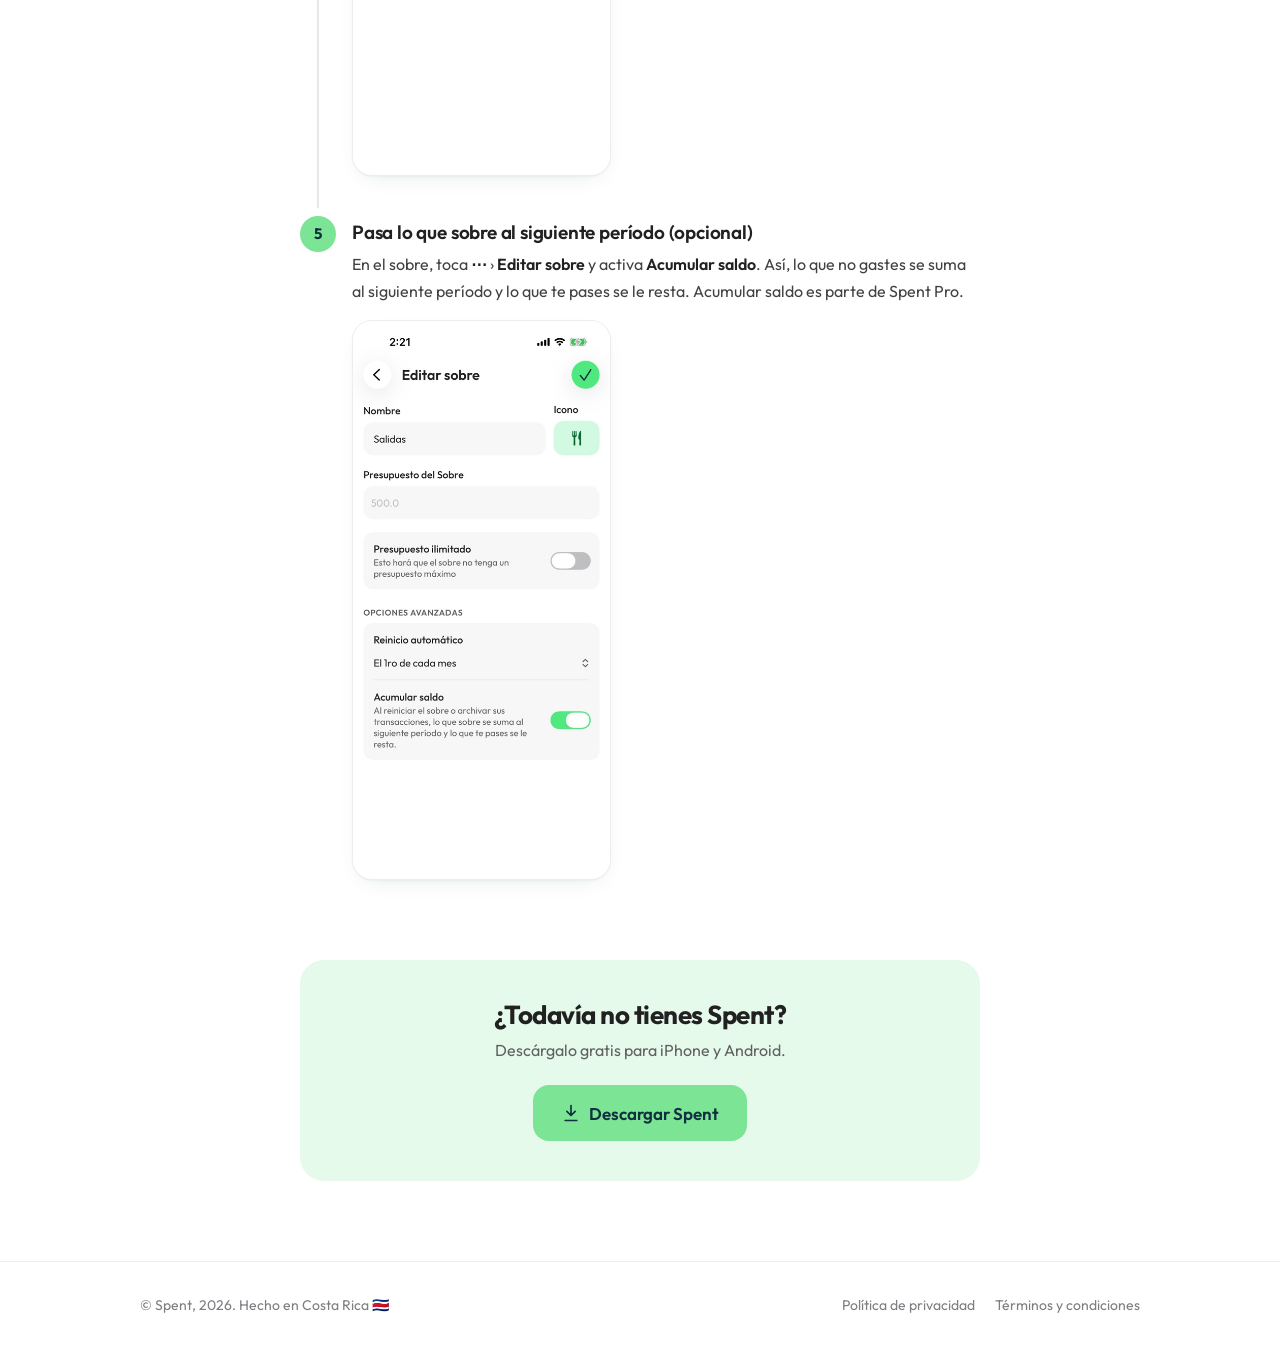
<file: tutoriales/reinicio-automatico.html>
<!DOCTYPE html>
<html lang="es">
<head>
  <meta charset="UTF-8">
  <meta name="viewport" content="width=device-width, initial-scale=1.0">
  <title>Reinicia tus sobres automáticamente | Spent</title>
  <meta name="description" content="Elige un día para que Spent archive los gastos de tus sobres y empiecen de cero, sin que tengas que hacerlo a mano.">
  <link rel="canonical" href="https://spentapp.co/tutoriales/reinicio-automatico">
  <meta property="og:type" content="article">
  <meta property="og:url" content="https://spentapp.co/tutoriales/reinicio-automatico">
  <meta property="og:title" content="Reinicia tus sobres automáticamente | Spent">
  <meta property="og:description" content="Elige un día para que Spent archive los gastos de tus sobres y empiecen de cero, sin que tengas que hacerlo a mano.">
  <meta property="og:image" content="https://spentapp.co/images/og-image.jpeg">
  <meta name="twitter:card" content="summary_large_image">
  <meta name="theme-color" content="#FFFFFF" media="(prefers-color-scheme: light)">
  <meta name="theme-color" content="#061319" media="(prefers-color-scheme: dark)">
  <link rel="icon" type="image/png" sizes="32x32" href="/images/favicon-32.png?v=2">
  <link rel="icon" type="image/png" sizes="400x400" href="/images/spent.png?v=2">
  <link rel="apple-touch-icon" href="/images/apple-touch-icon.png?v=2">
  <link rel="preconnect" href="https://fonts.googleapis.com">
  <link rel="preconnect" href="https://fonts.gstatic.com" crossorigin>
  <link href="https://fonts.googleapis.com/css2?family=Outfit:wght@400;500;600;700&display=swap" rel="stylesheet">
  <link rel="stylesheet" href="/assets/spent.css">
  <link rel="stylesheet" href="/assets/tutoriales.css">
</head>
<body>

  <nav class="nav">
    <div class="container nav-inner">
      <a href="/" class="brand"><img src="/images/spent.png?v=2" alt="" width="28" height="28">Spent</a>
      <div class="nav-links">
        <a href="/#actualizaciones" class="hide-sm">Actualizaciones</a>
        <a href="/tutoriales" aria-current="page">Tutoriales</a>
        <a href="mailto:hola@spentapp.co?subject=Soporte%20de%20Spent">Soporte</a>
        <a href="/download" class="btn btn-primary btn-sm">Descargar</a>
      </div>
    </div>
  </nav>
  <main class="container-narrow tut-page">
    <a href="/tutoriales" class="tut-back"><svg viewBox="0 0 24 24" fill="none" stroke="currentColor" stroke-width="2" stroke-linecap="round" stroke-linejoin="round" aria-hidden="true"><path d="M19 12H5M11 18l-6-6 6-6"/></svg>Tutoriales</a>
    <header class="tut-header">
      <img src="/images/tutoriales/icon-reinicio.svg" alt="" width="64" height="64" class="tut-header-icon">
      <div class="tut-chips"><span class="chip">iPhone</span><span class="chip">Android</span></div>
      <h1>Reinicia tus sobres automáticamente</h1>
      <p class="lead">Elige un día para que Spent archive los gastos de tus sobres y empiecen de cero, sin que tengas que hacerlo a mano.</p>
    </header>
    
    
      <section class="tut-panel" data-version="todos" role="tabpanel">
        
        <p class="note">Cuando un sobre se reinicia, sus gastos se archivan y pasan al <a href="/tutoriales/historial">historial</a>, y el sobre vuelve a tener todo su presupuesto disponible.</p>
        
        <ol class="tut-steps">
          <li class="tut-step">
            <div class="tut-step-num">1</div>
            <div class="tut-step-body">
              <h2>Abre Reinicio automático</h2>
              <div class="tut-step-text">Puedes entrar desde un sobre, en el menú <strong>⋯</strong> › <strong>Reinicio automático</strong>, o desde la pestaña <strong>Ajustes</strong> › <strong>Reinicio automático</strong>.</div>
              <div class="tut-media"><figure><img src="/images/tutoriales/reinicio/01-menu.jpg" alt="Menú del sobre con la opción Reinicio automático" loading="lazy" decoding="async"><figcaption>Desde el sobre</figcaption></figure><figure><img src="/images/tutoriales/reinicio/00-ajustes.jpg" alt="Ajustes de Spent con la opción Reinicio automático" loading="lazy" decoding="async"><figcaption>Desde Ajustes</figcaption></figure></div>
            </div>
          </li>
          <li class="tut-step">
            <div class="tut-step-num">2</div>
            <div class="tut-step-body">
              <h2>Busca el sobre que quieres reiniciar</h2>
              <div class="tut-step-text">Ves la lista de todos tus sobres con su reinicio actual. Los que no tienen reinicio dicen <strong>Desactivado</strong>.</div>
              <div class="tut-media"><figure><img src="/images/tutoriales/reinicio/02-lista.jpg" alt="Lista de sobres Salidas y Supermercado con el reinicio desactivado" loading="lazy" decoding="async"></figure></div>
            </div>
          </li>
          <li class="tut-step">
            <div class="tut-step-num">3</div>
            <div class="tut-step-body">
              <h2>Elige cada cuánto se reinicia</h2>
              <div class="tut-step-text">Toca <strong>Desactivado</strong> junto al sobre y elige una opción: <strong>Cada lunes</strong>, <strong>El 1ro de cada mes</strong>, <strong>El 1ro y 15 de cada mes</strong> o <strong>Personalizado</strong> para escoger tu propia fecha.</div>
              <div class="tut-media"><figure><img src="/images/tutoriales/reinicio/03-opciones.jpg" alt="Opciones de reinicio: cada lunes, el 1ro de cada mes, el 1ro y 15, personalizado y desactivado" loading="lazy" decoding="async"></figure></div>
            </div>
          </li>
          <li class="tut-step">
            <div class="tut-step-num">4</div>
            <div class="tut-step-body">
              <h2>Listo</h2>
              <div class="tut-step-text">El sobre ahora muestra un calendario con su fecha de reinicio. Ese día, Spent archiva sus gastos y te avisa que el sobre empezó de nuevo.</div>
              <div class="tut-media"><figure><img src="/images/tutoriales/reinicio/04-activado.jpg" alt="Sobre Salidas con el reinicio activado el día 1" loading="lazy" decoding="async"></figure></div>
            </div>
          </li>
          <li class="tut-step">
            <div class="tut-step-num">5</div>
            <div class="tut-step-body">
              <h2>Pasa lo que sobre al siguiente período (opcional)</h2>
              <div class="tut-step-text">En el sobre, toca <strong>⋯</strong> › <strong>Editar sobre</strong> y activa <strong>Acumular saldo</strong>. Así, lo que no gastes se suma al siguiente período y lo que te pases se le resta. Acumular saldo es parte de Spent Pro.</div>
              <div class="tut-media"><figure><img src="/images/tutoriales/reinicio/05-acumular.jpg" alt="Editar sobre con Reinicio automático el 1ro de cada mes y Acumular saldo activado" loading="lazy" decoding="async"></figure></div>
            </div>
          </li>
        </ol>
      </section>
    
    <section class="tut-cta">
      <h2>¿Todavía no tienes Spent?</h2>
      <p>Descárgalo gratis para iPhone y Android.</p>
      <a href="/download" class="btn btn-primary btn-lg"><svg viewBox="0 0 24 24" fill="none" stroke="currentColor" stroke-width="2" stroke-linecap="round" stroke-linejoin="round" aria-hidden="true"><path d="M12 3v12M7 10l5 5 5-5M5 21h14"/></svg>Descargar Spent</a>
    </section>
  </main>

  <footer class="footer">
    <div class="container footer-inner">
      <p>© Spent, 2026. Hecho en Costa Rica 🇨🇷</p>
      <div class="footer-links">
        <a href="/privacidad">Política de privacidad</a>
        <a href="/terminos">Términos y condiciones</a>
      </div>
    </div>
  </footer>
  <script>
    (function () {
      var tabs = document.querySelectorAll(".segmented [data-version]");
      var panels = document.querySelectorAll(".tut-panel");
      function select(id) {
        tabs.forEach(function (t) { t.setAttribute("aria-selected", String(t.dataset.version === id)); });
        panels.forEach(function (p) { p.hidden = p.dataset.version !== id; });
      }
      tabs.forEach(function (t) {
        t.addEventListener("click", function () {
          select(t.dataset.version);
          history.replaceState(null, "", "#" + t.dataset.version);
        });
      });
      var h = location.hash.slice(1);
      if (h && Array.prototype.some.call(tabs, function (t) { return t.dataset.version === h; })) select(h);
    })();
  </script>
</body>
</html>
</file>
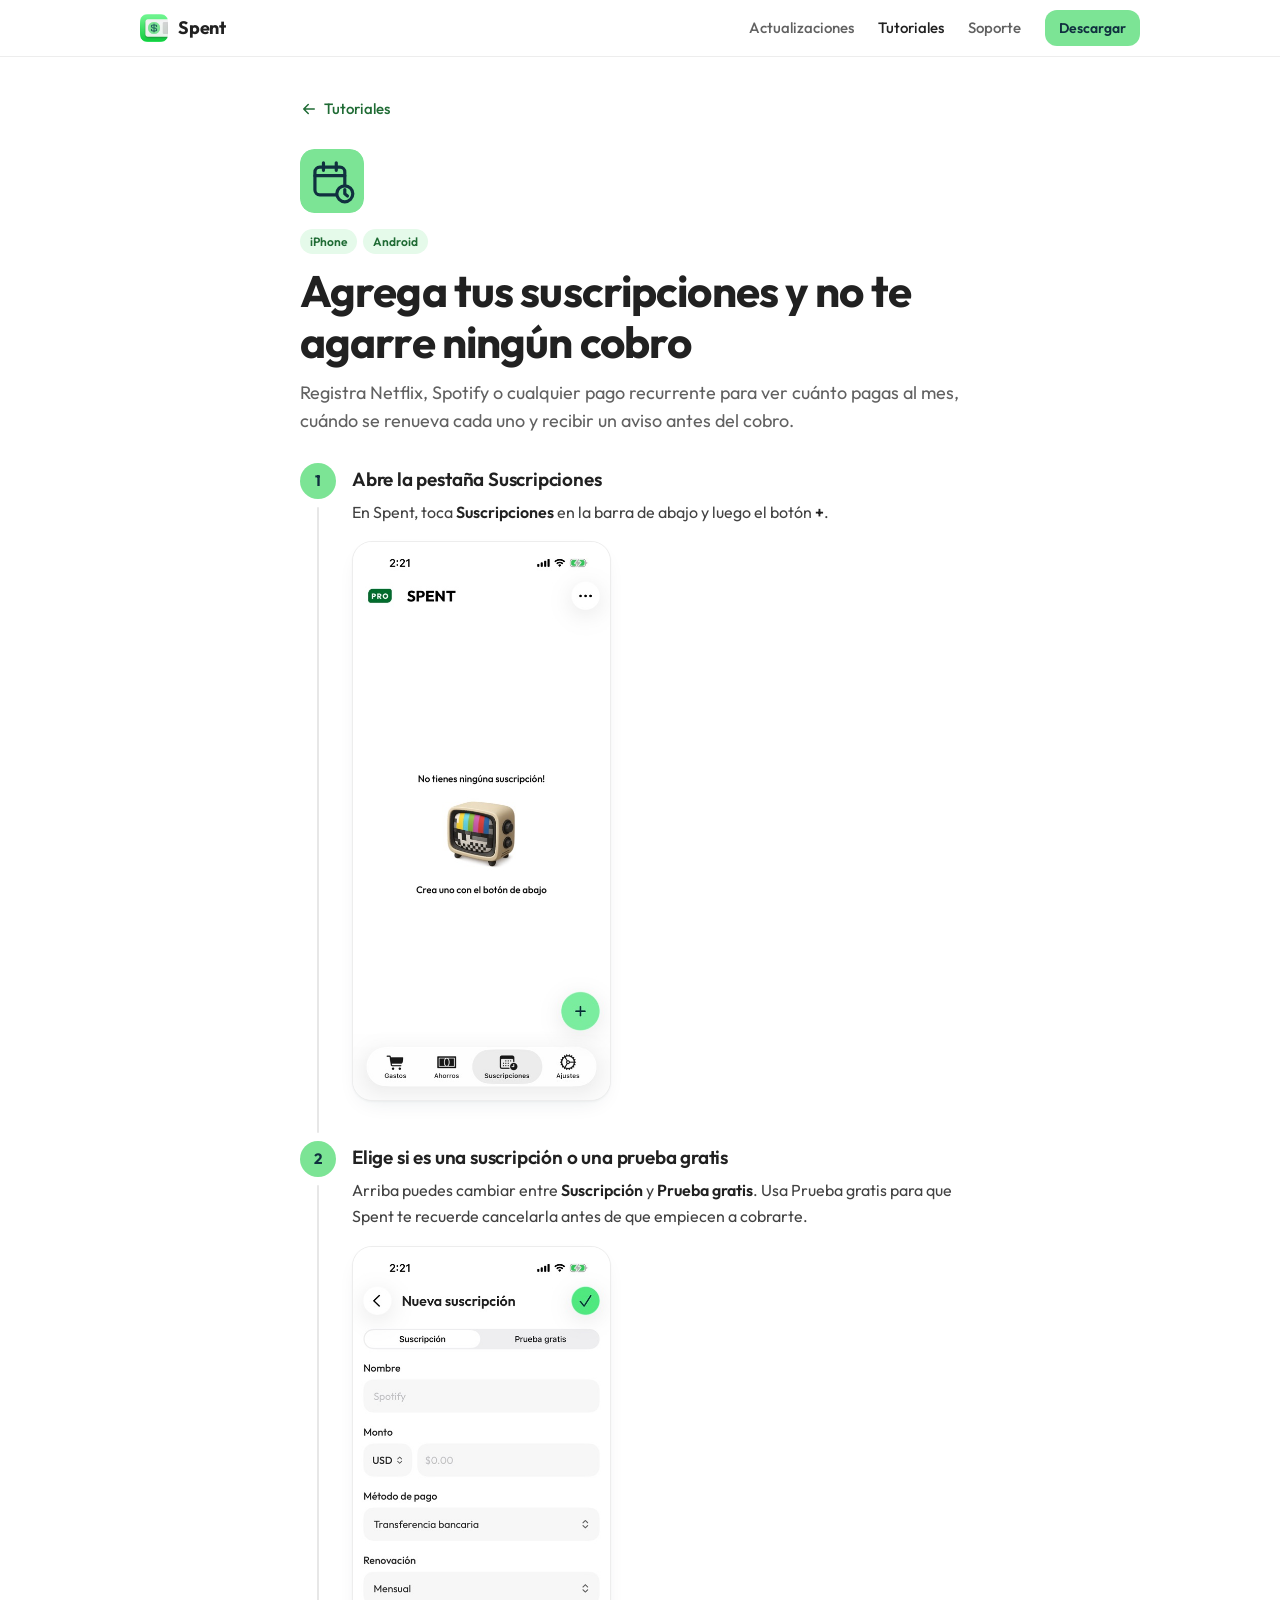
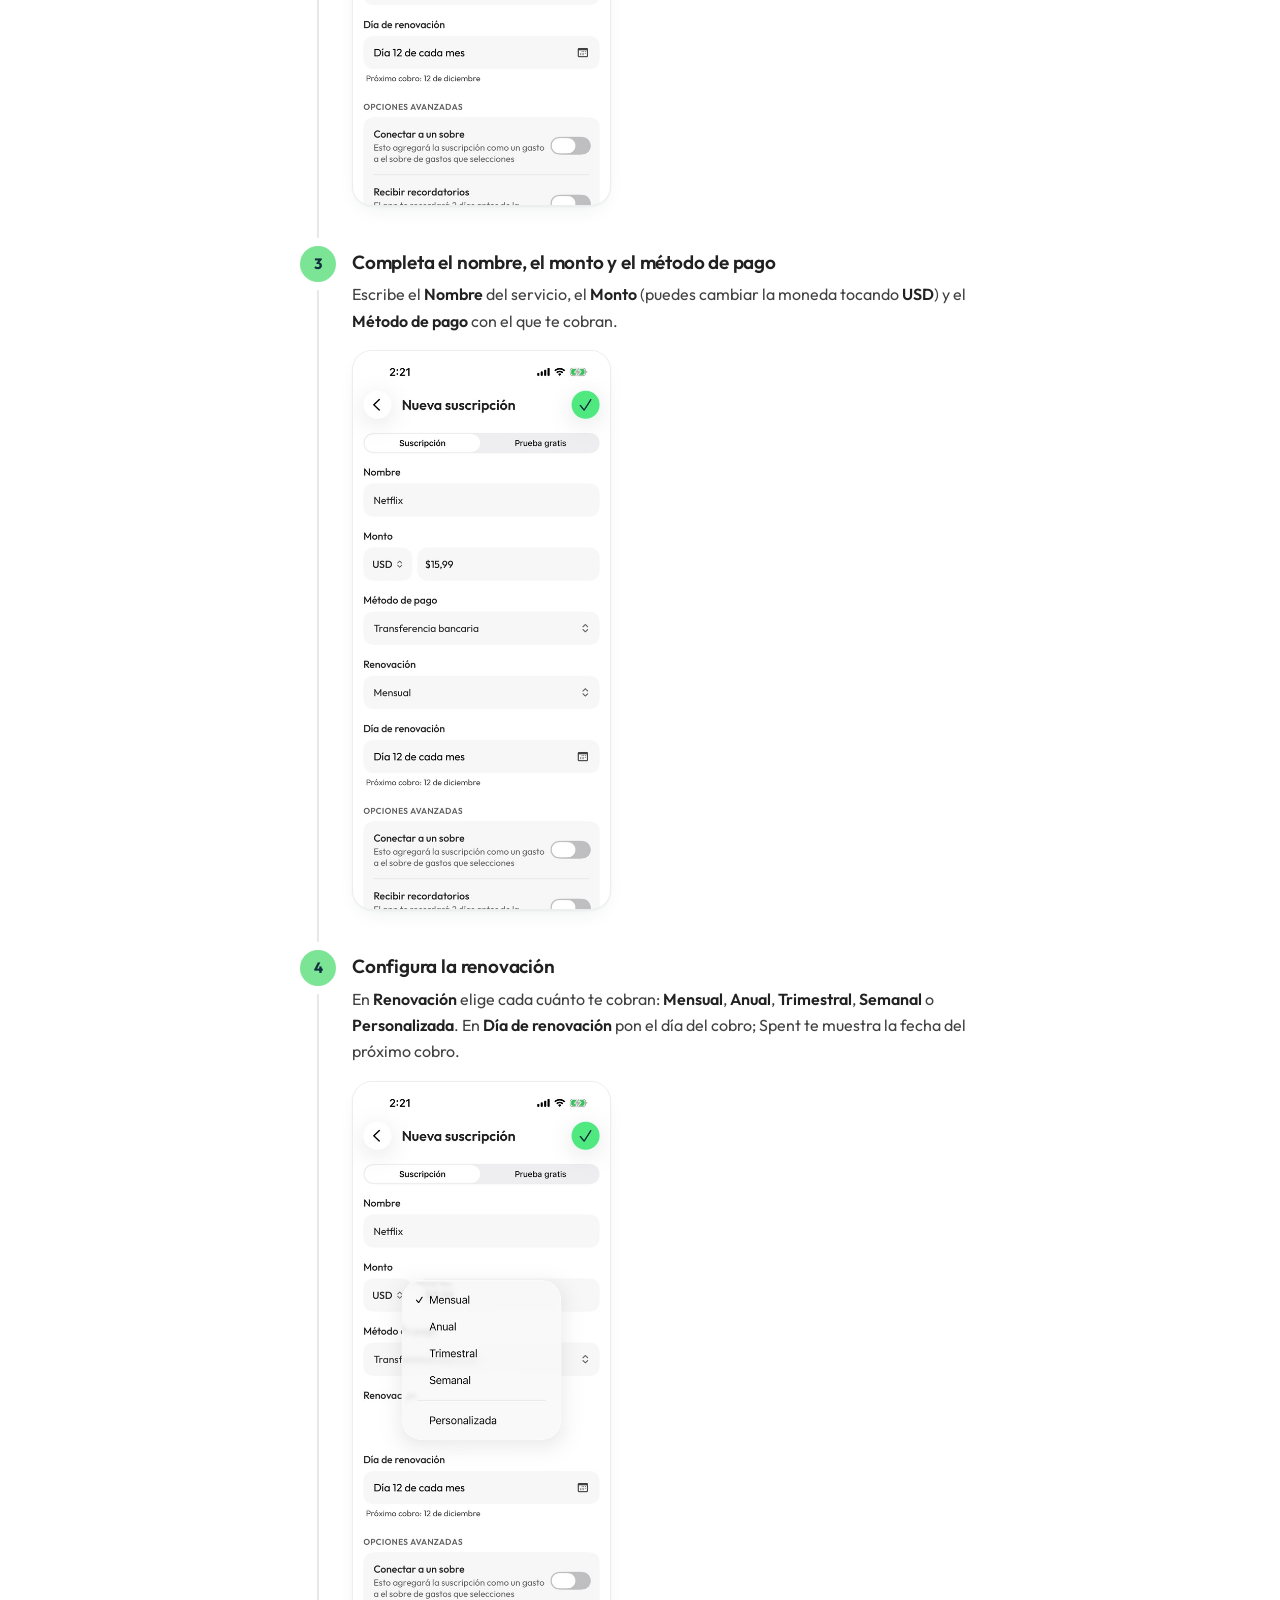
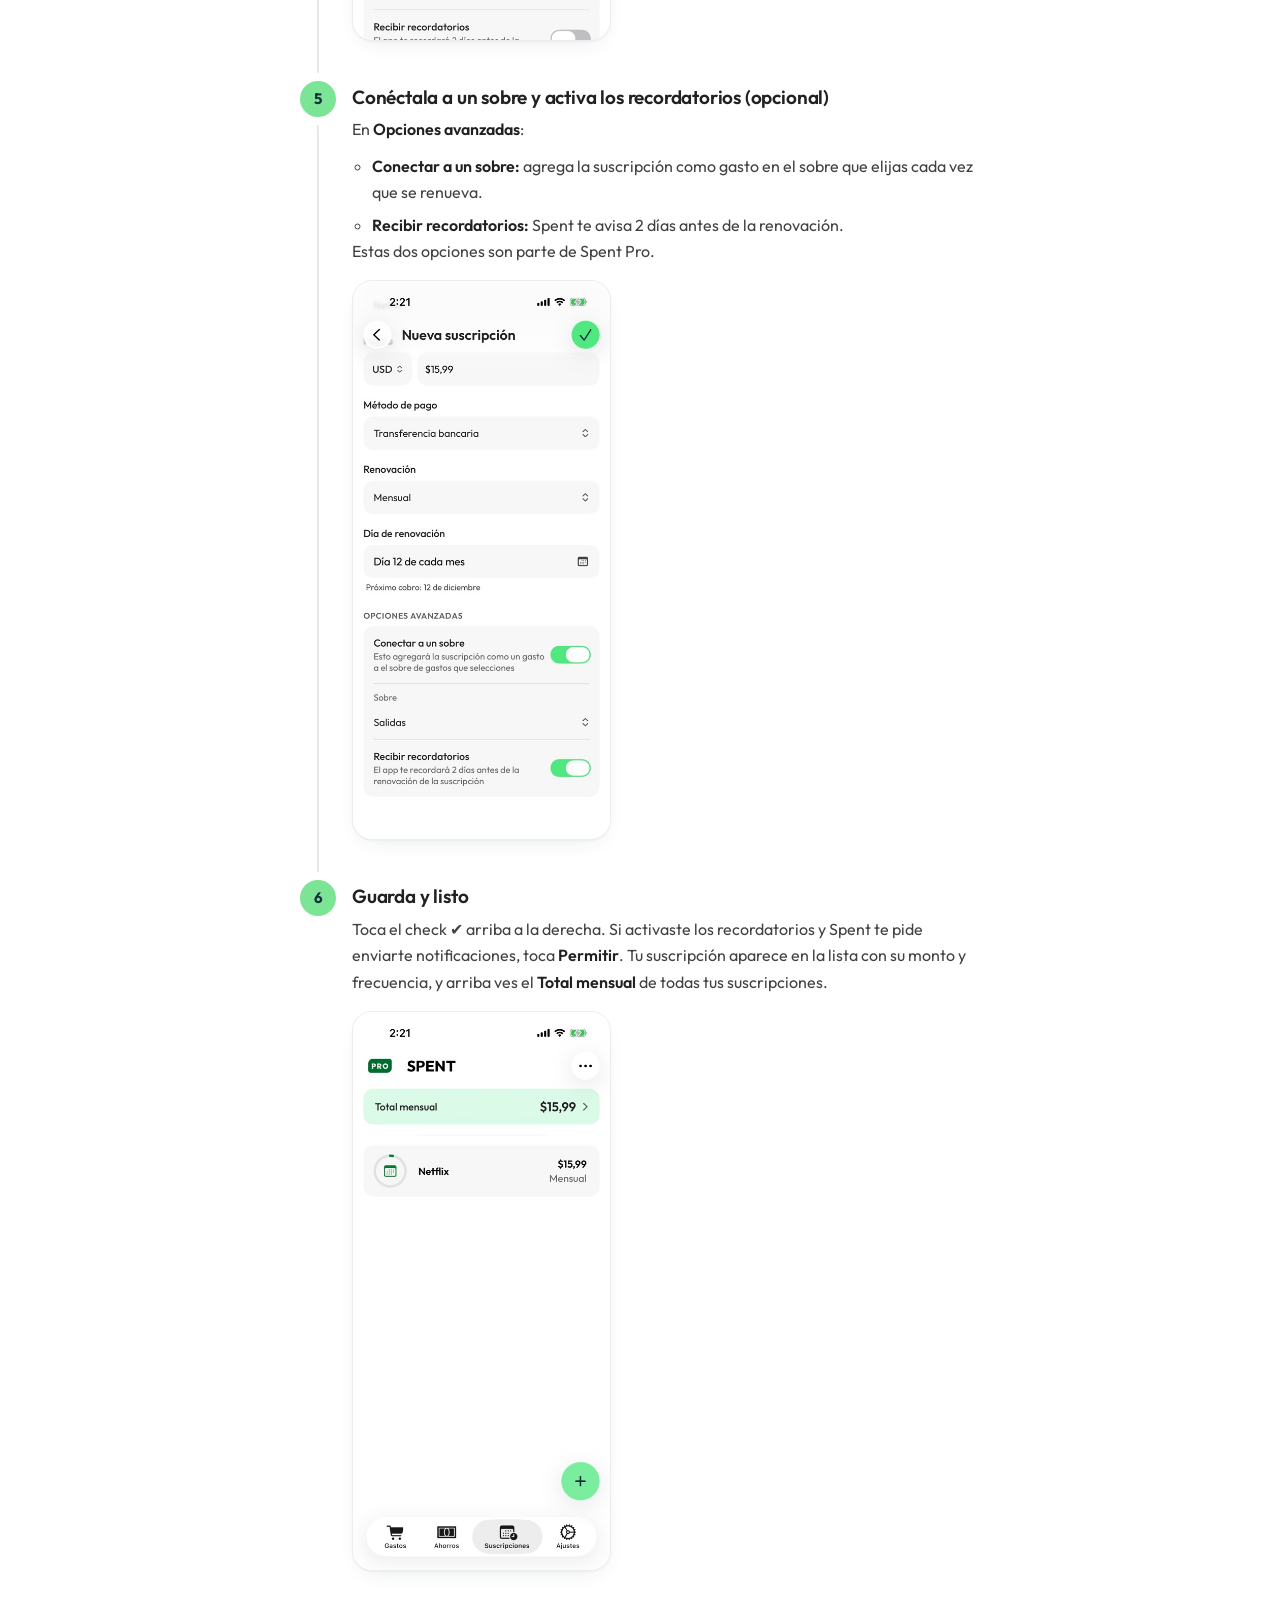
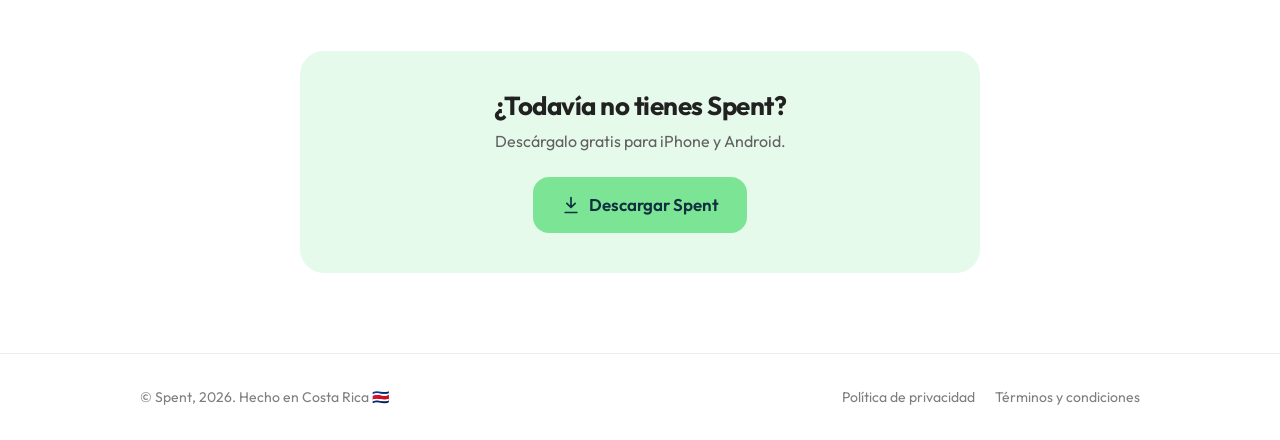
<file: tutoriales/suscripciones.html>
<!DOCTYPE html>
<html lang="es">
<head>
  <meta charset="UTF-8">
  <meta name="viewport" content="width=device-width, initial-scale=1.0">
  <title>Agrega tus suscripciones y no te agarre ningún cobro | Spent</title>
  <meta name="description" content="Registra Netflix, Spotify o cualquier pago recurrente para ver cuánto pagas al mes, cuándo se renueva cada uno y recibir un aviso antes del cobro.">
  <link rel="canonical" href="https://spentapp.co/tutoriales/suscripciones">
  <meta property="og:type" content="article">
  <meta property="og:url" content="https://spentapp.co/tutoriales/suscripciones">
  <meta property="og:title" content="Agrega tus suscripciones y no te agarre ningún cobro | Spent">
  <meta property="og:description" content="Registra Netflix, Spotify o cualquier pago recurrente para ver cuánto pagas al mes, cuándo se renueva cada uno y recibir un aviso antes del cobro.">
  <meta property="og:image" content="https://spentapp.co/images/og-image.jpeg">
  <meta name="twitter:card" content="summary_large_image">
  <meta name="theme-color" content="#FFFFFF" media="(prefers-color-scheme: light)">
  <meta name="theme-color" content="#061319" media="(prefers-color-scheme: dark)">
  <link rel="icon" type="image/png" sizes="32x32" href="/images/favicon-32.png?v=2">
  <link rel="icon" type="image/png" sizes="400x400" href="/images/spent.png?v=2">
  <link rel="apple-touch-icon" href="/images/apple-touch-icon.png?v=2">
  <link rel="preconnect" href="https://fonts.googleapis.com">
  <link rel="preconnect" href="https://fonts.gstatic.com" crossorigin>
  <link href="https://fonts.googleapis.com/css2?family=Outfit:wght@400;500;600;700&display=swap" rel="stylesheet">
  <link rel="stylesheet" href="/assets/spent.css">
  <link rel="stylesheet" href="/assets/tutoriales.css">
</head>
<body>

  <nav class="nav">
    <div class="container nav-inner">
      <a href="/" class="brand"><img src="/images/spent.png?v=2" alt="" width="28" height="28">Spent</a>
      <div class="nav-links">
        <a href="/#actualizaciones" class="hide-sm">Actualizaciones</a>
        <a href="/tutoriales" aria-current="page">Tutoriales</a>
        <a href="mailto:hola@spentapp.co?subject=Soporte%20de%20Spent">Soporte</a>
        <a href="/download" class="btn btn-primary btn-sm">Descargar</a>
      </div>
    </div>
  </nav>
  <main class="container-narrow tut-page">
    <a href="/tutoriales" class="tut-back"><svg viewBox="0 0 24 24" fill="none" stroke="currentColor" stroke-width="2" stroke-linecap="round" stroke-linejoin="round" aria-hidden="true"><path d="M19 12H5M11 18l-6-6 6-6"/></svg>Tutoriales</a>
    <header class="tut-header">
      <img src="/images/tutoriales/icon-suscripciones.svg" alt="" width="64" height="64" class="tut-header-icon">
      <div class="tut-chips"><span class="chip">iPhone</span><span class="chip">Android</span></div>
      <h1>Agrega tus suscripciones y no te agarre ningún cobro</h1>
      <p class="lead">Registra Netflix, Spotify o cualquier pago recurrente para ver cuánto pagas al mes, cuándo se renueva cada uno y recibir un aviso antes del cobro.</p>
    </header>
    
    
      <section class="tut-panel" data-version="ios" role="tabpanel">
        
        
        
        <ol class="tut-steps">
          <li class="tut-step">
            <div class="tut-step-num">1</div>
            <div class="tut-step-body">
              <h2>Abre la pestaña Suscripciones</h2>
              <div class="tut-step-text">En Spent, toca <strong>Suscripciones</strong> en la barra de abajo y luego el botón <strong>+</strong>.</div>
              <div class="tut-media"><figure><img src="/images/tutoriales/suscripciones/01-tab.jpg" alt="Pestaña Suscripciones vacía con el botón +" loading="lazy" decoding="async"></figure></div>
            </div>
          </li>
          <li class="tut-step">
            <div class="tut-step-num">2</div>
            <div class="tut-step-body">
              <h2>Elige si es una suscripción o una prueba gratis</h2>
              <div class="tut-step-text">Arriba puedes cambiar entre <strong>Suscripción</strong> y <strong>Prueba gratis</strong>. Usa Prueba gratis para que Spent te recuerde cancelarla antes de que empiecen a cobrarte.</div>
              <div class="tut-media"><figure><img src="/images/tutoriales/suscripciones/02-form.jpg" alt="Formulario Nueva suscripción" loading="lazy" decoding="async"></figure></div>
            </div>
          </li>
          <li class="tut-step">
            <div class="tut-step-num">3</div>
            <div class="tut-step-body">
              <h2>Completa el nombre, el monto y el método de pago</h2>
              <div class="tut-step-text">Escribe el <strong>Nombre</strong> del servicio, el <strong>Monto</strong> (puedes cambiar la moneda tocando <strong>USD</strong>) y el <strong>Método de pago</strong> con el que te cobran.</div>
              <div class="tut-media"><figure><img src="/images/tutoriales/suscripciones/03-datos.jpg" alt="Suscripción de Netflix por $15,99 con transferencia bancaria" loading="lazy" decoding="async"></figure></div>
            </div>
          </li>
          <li class="tut-step">
            <div class="tut-step-num">4</div>
            <div class="tut-step-body">
              <h2>Configura la renovación</h2>
              <div class="tut-step-text">En <strong>Renovación</strong> elige cada cuánto te cobran: <strong>Mensual</strong>, <strong>Anual</strong>, <strong>Trimestral</strong>, <strong>Semanal</strong> o <strong>Personalizada</strong>. En <strong>Día de renovación</strong> pon el día del cobro; Spent te muestra la fecha del próximo cobro.</div>
              <div class="tut-media"><figure><img src="/images/tutoriales/suscripciones/04-renovacion.jpg" alt="Menú de renovación: Mensual, Anual, Trimestral, Semanal y Personalizada" loading="lazy" decoding="async"></figure></div>
            </div>
          </li>
          <li class="tut-step">
            <div class="tut-step-num">5</div>
            <div class="tut-step-body">
              <h2>Conéctala a un sobre y activa los recordatorios (opcional)</h2>
              <div class="tut-step-text">En <strong>Opciones avanzadas</strong>:<ul><li><strong>Conectar a un sobre:</strong> agrega la suscripción como gasto en el sobre que elijas cada vez que se renueva.</li><li><strong>Recibir recordatorios:</strong> Spent te avisa 2 días antes de la renovación.</li></ul>Estas dos opciones son parte de Spent Pro.</div>
              <div class="tut-media"><figure><img src="/images/tutoriales/suscripciones/05-opciones.jpg" alt="Opciones avanzadas con el sobre Salidas conectado y Recibir recordatorios activado" loading="lazy" decoding="async"></figure></div>
            </div>
          </li>
          <li class="tut-step">
            <div class="tut-step-num">6</div>
            <div class="tut-step-body">
              <h2>Guarda y listo</h2>
              <div class="tut-step-text">Toca el check ✔︎ arriba a la derecha. Si activaste los recordatorios y Spent te pide enviarte notificaciones, toca <strong>Permitir</strong>. Tu suscripción aparece en la lista con su monto y frecuencia, y arriba ves el <strong>Total mensual</strong> de todas tus suscripciones.</div>
              <div class="tut-media"><figure><img src="/images/tutoriales/suscripciones/06-listo.jpg" alt="Lista de suscripciones con Netflix y el total mensual" loading="lazy" decoding="async"></figure></div>
            </div>
          </li>
        </ol>
      </section>
    
    <section class="tut-cta">
      <h2>¿Todavía no tienes Spent?</h2>
      <p>Descárgalo gratis para iPhone y Android.</p>
      <a href="/download" class="btn btn-primary btn-lg"><svg viewBox="0 0 24 24" fill="none" stroke="currentColor" stroke-width="2" stroke-linecap="round" stroke-linejoin="round" aria-hidden="true"><path d="M12 3v12M7 10l5 5 5-5M5 21h14"/></svg>Descargar Spent</a>
    </section>
  </main>

  <footer class="footer">
    <div class="container footer-inner">
      <p>© Spent, 2026. Hecho en Costa Rica 🇨🇷</p>
      <div class="footer-links">
        <a href="/privacidad">Política de privacidad</a>
        <a href="/terminos">Términos y condiciones</a>
      </div>
    </div>
  </footer>
  <script>
    (function () {
      var tabs = document.querySelectorAll(".segmented [data-version]");
      var panels = document.querySelectorAll(".tut-panel");
      function select(id) {
        tabs.forEach(function (t) { t.setAttribute("aria-selected", String(t.dataset.version === id)); });
        panels.forEach(function (p) { p.hidden = p.dataset.version !== id; });
      }
      tabs.forEach(function (t) {
        t.addEventListener("click", function () {
          select(t.dataset.version);
          history.replaceState(null, "", "#" + t.dataset.version);
        });
      });
      var h = location.hash.slice(1);
      if (h && Array.prototype.some.call(tabs, function (t) { return t.dataset.version === h; })) select(h);
    })();
  </script>
</body>
</html>
</file>
<file: assets/spent.css>
/*
 * Spent — sistema de diseño web
 * Tokens tomados del app de iOS (Spent-IOS/SpentApp/Assets.xcassets y FontsNew):
 * tipografía Outfit, verde AccentColor #7CE495, primaryButtonColor #10303F,
 * superficies backgroundPacketItem / spentsListBackground y radio de 16pt.
 */

:root {
    /* Marca */
    --accent: #7CE495;            /* AccentColor */
    --accent-strong: #1F6B34;     /* AccentColorDark (texto verde sobre claro) */
    --accent-soft: #E5FAEA;       /* colorFeatureBackground */
    --accent-tint: #E7F8E9;       /* AboutUsCard */
    --profit: #257E3A;            /* profitGreen */
    --loss: #C1130B;              /* lossRed */
    --primary: #7CE495;           /* AccentColor (botones) */
    --on-primary: #10303F;        /* primaryButtonColor (texto de botones) */

    /* Superficies */
    --bg: #FFFFFF;                /* backgroundColor */
    --surface: #F7F7F7;           /* backgroundPacketItem / input */
    --surface-raised: #FFFFFF;    /* packetRow / tabBar */
    --border: #EDEDED;            /* newBorder / packetBorderColor */
    --divider: #E7E7E7;           /* dividerColor */
    --segment-bg: #F7F7F7;        /* tabColorBackground */
    --segment-selected: #FFFFFF;  /* tabColorSelected */

    /* Texto */
    --text: #212121;              /* textColor / SpentTitle */
    --text-2: #424242;            /* textColorSecondary */
    --text-3: #616161;            /* textColorThird */
    --text-muted: #7D7D82;        /* iconColor / secondaryButtons */
    --link: #0A7FC2;              /* textColorUnlimited */

    --note-bg: #FFF8E6;
    --note-border: #F6DFA0;

    /* Forma */
    --radius-sm: 12px;
    --radius: 16px;
    --radius-lg: 24px;
    --radius-pill: 999px;
    --shadow: 0 1px 2px rgba(16, 48, 63, 0.04), 0 8px 24px -12px rgba(16, 48, 63, 0.14);
    --shadow-lg: 0 24px 60px -24px rgba(16, 48, 63, 0.35);

    --font: "Outfit", -apple-system, BlinkMacSystemFont, "SF Pro Text", "Segoe UI", Roboto, sans-serif;
    --nav-bg: rgba(255, 255, 255, 0.78);

    color-scheme: light dark;
}

@media (prefers-color-scheme: dark) {
    :root:not([data-theme="light"]) {
        --accent-strong: #7CE495;
        --accent-soft: #1A4C26;       /* onboardingPacketBackgroundSelected */
        --accent-tint: #265450;
        --profit: #53C66E;
        --loss: #DD443C;
        --primary: #7CE495;
        --on-primary: #10303F;
        --bg: #061319;
        --surface: #1B303C;
        --surface-raised: #1B303C;
        --border: #424F57;
        --divider: #2B3D4C;
        --segment-bg: #18252B;
        --segment-selected: #2E5266;
        --text: #EEEFF0;
        --text-2: #C7D3DD;
        --text-3: #C7D3DD;
        --text-muted: #8FA0AC;
        --link: #25A9F4;
        --note-bg: #2A2614;
        --note-border: #5A4D1E;
        --shadow: 0 1px 2px rgba(0, 0, 0, 0.3), 0 8px 24px -12px rgba(0, 0, 0, 0.5);
        --shadow-lg: 0 24px 60px -24px rgba(0, 0, 0, 0.7);
        --nav-bg: rgba(6, 19, 25, 0.78);
    }
}

*, *::before, *::after { box-sizing: border-box; }

html { scroll-behavior: smooth; -webkit-text-size-adjust: 100%; }

body {
    margin: 0;
    font-family: var(--font);
    font-size: 16px;
    line-height: 1.6;
    color: var(--text);
    background: var(--bg);
    -webkit-font-smoothing: antialiased;
}

h1, h2, h3, h4 { margin: 0; line-height: 1.15; letter-spacing: -0.02em; font-weight: 700; }
p { margin: 0; }
img, video { display: block; max-width: 100%; }
a { color: inherit; text-decoration: none; }

.container { width: 100%; max-width: 1040px; margin: 0 auto; padding: 0 20px; }
.container-narrow { width: 100%; max-width: 720px; margin: 0 auto; padding: 0 20px; }

/* ---------- Navegación ---------- */
.nav {
    position: sticky;
    top: 0;
    z-index: 50;
    background: var(--nav-bg);
    backdrop-filter: saturate(180%) blur(20px);
    -webkit-backdrop-filter: saturate(180%) blur(20px);
    border-bottom: 1px solid var(--border);
}
.nav-inner { display: flex; align-items: center; justify-content: space-between; height: 56px; gap: 12px; }
.brand { display: inline-flex; align-items: center; gap: 10px; font-weight: 700; font-size: 18px; letter-spacing: -0.01em; }
.brand img { width: 28px; height: 28px; }
.nav-links { display: flex; align-items: center; gap: 24px; font-size: 15px; font-weight: 500; color: var(--text-3); }
.nav-links a:not(.btn):hover { color: var(--text); }
.nav-links a[aria-current="page"] { color: var(--text); }
@media (max-width: 640px) {
    .nav-links { gap: 14px; font-size: 14px; }
    .nav-links .hide-sm { display: none; }
}

/* ---------- Botones ---------- */
.btn {
    display: inline-flex;
    align-items: center;
    justify-content: center;
    gap: 8px;
    min-height: 44px;
    padding: 0 20px;
    border-radius: var(--radius);
    font-family: inherit;
    font-size: 16px;
    font-weight: 600;
    border: 0;
    cursor: pointer;
    transition: transform 0.15s ease, opacity 0.15s ease, background 0.15s ease;
    white-space: nowrap;
}
.btn:active { transform: scale(0.97); }
.btn-primary { background: var(--primary); color: var(--on-primary); }
.btn-primary:hover { opacity: 0.9; }
.btn-accent { background: var(--accent); color: #10303F; }
.btn-accent:hover { opacity: 0.9; }
.btn-secondary { background: var(--surface); color: var(--text); border: 1px solid var(--border); }
.btn-secondary:hover { background: var(--accent-soft); }
.btn-sm { min-height: 36px; padding: 0 14px; font-size: 14px; border-radius: 12px; }
.btn-lg { min-height: 56px; padding: 0 28px; font-size: 17px; }
.btn svg { width: 20px; height: 20px; flex-shrink: 0; }

/* ---------- Tipografía ---------- */
.eyebrow {
    font-size: 13px;
    font-weight: 600;
    text-transform: uppercase;
    letter-spacing: 0.12em;
    color: var(--accent-strong);
}
.section-title { font-size: clamp(30px, 5vw, 44px); margin-top: 8px; }
.lead { font-size: 18px; color: var(--text-3); line-height: 1.55; }

/* ---------- Secciones ---------- */
.section { padding: 96px 0; }
.section-alt { background: var(--surface); }
.section-head { margin-bottom: 40px; }
@media (max-width: 640px) { .section { padding: 64px 0; } }

/* ---------- Tarjetas (estilo "sobre" del app) ---------- */
.card {
    display: block;
    background: var(--surface-raised);
    border: 1px solid var(--border);
    border-radius: var(--radius);
    padding: 20px;
    box-shadow: var(--shadow);
}
a.card { transition: transform 0.2s ease, border-color 0.2s ease, box-shadow 0.2s ease; }
a.card:hover { transform: translateY(-2px); border-color: var(--accent); box-shadow: var(--shadow-lg); }

.chip {
    display: inline-flex;
    align-items: center;
    font-size: 12px;
    font-weight: 600;
    color: var(--accent-strong);
    background: var(--accent-soft);
    border-radius: var(--radius-pill);
    padding: 3px 10px;
}

/* Lista tipo "Ajustes" de iOS */
.list { background: var(--surface-raised); border: 1px solid var(--border); border-radius: var(--radius); overflow: hidden; }
.list-row { display: flex; align-items: center; gap: 14px; padding: 16px 18px; }
.list-row + .list-row { border-top: 1px solid var(--divider); }
.list-row .icon {
    width: 36px; height: 36px; border-radius: 10px;
    display: flex; align-items: center; justify-content: center;
    background: var(--accent); color: #10303F; flex-shrink: 0;
}
.list-row .icon svg { width: 20px; height: 20px; }

/* Control segmentado (tabs del app) */
.segmented {
    display: inline-flex;
    gap: 2px;
    padding: 3px;
    border-radius: 12px;
    background: var(--segment-bg);
    border: 1px solid var(--border);
}
.segmented button {
    font-family: inherit;
    font-size: 15px;
    font-weight: 500;
    color: var(--text-3);
    background: transparent;
    border: 0;
    border-radius: 9px;
    padding: 7px 18px;
    cursor: pointer;
    transition: background 0.2s, color 0.2s, box-shadow 0.2s;
}
.segmented button[aria-selected="true"] {
    background: var(--segment-selected);
    color: var(--text);
    box-shadow: 0 1px 3px rgba(0, 0, 0, 0.12);
}

.note {
    font-size: 15px;
    color: var(--text-2);
    background: var(--note-bg);
    border: 1px solid var(--note-border);
    border-radius: var(--radius);
    padding: 14px 18px;
    line-height: 1.6;
}

/* ---------- Footer ---------- */
.footer { border-top: 1px solid var(--border); padding: 32px 0; font-size: 14px; color: var(--text-muted); }
.footer-inner { display: flex; flex-wrap: wrap; align-items: center; justify-content: space-between; gap: 16px; }
.footer-links { display: flex; flex-wrap: wrap; gap: 20px; }
.footer a:hover { color: var(--text); }

/* ---------- Animación ---------- */
.reveal { opacity: 0; transform: translateY(16px); transition: opacity 0.7s ease-out, transform 0.7s cubic-bezier(0.16, 1, 0.3, 1); }
.reveal.active { opacity: 1; transform: none; }
@media (prefers-reduced-motion: reduce) {
    .reveal { opacity: 1; transform: none; transition: none; }
    html { scroll-behavior: auto; }
}
</file>
<file: assets/tutoriales.css>
/* Tutoriales — usa los tokens de spent.css */

.muted { color: var(--text-3); font-size: 14px; }

/* Tarjeta de tutorial */
.tut-list { display: grid; gap: 14px; }
.tut-card { display: flex; gap: 18px; align-items: flex-start; padding: 22px; }
.tut-card-icon { width: 52px; height: 52px; border-radius: 12px; flex-shrink: 0; }
.tut-card-body { min-width: 0; flex: 1; }
.tut-card-body h3 { font-size: 19px; font-weight: 600; line-height: 1.3; letter-spacing: -0.01em; }
.tut-card-body p { margin-top: 6px; color: var(--text-3); font-size: 15px; line-height: 1.5; }
.tut-chips { display: flex; flex-wrap: wrap; gap: 6px; margin-top: 12px; }
.tut-card-arrow { align-self: center; color: var(--text-muted); transition: transform 0.2s, color 0.2s; }
.tut-card-arrow svg { width: 20px; height: 20px; }
.tut-card:hover .tut-card-arrow { transform: translateX(3px); color: var(--accent-strong); }
@media (max-width: 520px) {
  .tut-card { padding: 18px; gap: 14px; }
  .tut-card-icon { width: 44px; height: 44px; }
  .tut-card-arrow { display: none; }
}

/* Páginas */
.tut-page { padding-top: 40px; padding-bottom: 80px; }
.tut-index-header { text-align: center; padding: 32px 0 40px; }
.tut-index-header h1 { font-size: clamp(40px, 8vw, 60px); margin: 8px 0 12px; }

.tut-back {
  display: inline-flex; align-items: center; gap: 6px;
  font-size: 15px; font-weight: 500; color: var(--accent-strong);
  margin-bottom: 28px;
}
.tut-back svg { width: 18px; height: 18px; }
.tut-back:hover { opacity: 0.75; }

.tut-header { margin-bottom: 28px; }
.tut-header-icon { width: 64px; height: 64px; border-radius: 14px; margin-bottom: 16px; }
.tut-header h1 { font-size: clamp(30px, 6vw, 44px); margin: 12px 0 12px; }

.tut-hint { font-size: 13px; color: var(--text-muted); margin: 10px 0 28px; }
.tut-hint strong { color: var(--text-3); font-weight: 600; }

.tut-panel > .note { margin-bottom: 20px; }
.tut-shortcut { display: flex; gap: 14px; align-items: center; margin-bottom: 28px; background: var(--accent-soft); border-color: transparent; box-shadow: none; }
.tut-shortcut-icon {
  width: 40px; height: 40px; border-radius: 10px; flex-shrink: 0;
  background: var(--accent); color: #10303F;
  display: flex; align-items: center; justify-content: center;
}
.tut-shortcut-icon svg { width: 20px; height: 20px; }

/* Pasos */
.tut-steps { list-style: none; padding: 0; margin: 28px 0 0; }
.tut-step { display: flex; gap: 16px; position: relative; padding-bottom: 40px; }
.tut-step:not(:last-child)::before {
  content: ""; position: absolute; left: 17px; top: 44px; bottom: 8px;
  width: 2px; border-radius: 2px; background: var(--divider);
}
.tut-step-num {
  flex-shrink: 0; width: 36px; height: 36px; border-radius: 999px;
  background: var(--accent); color: #10303F;
  font-weight: 700; font-size: 15px;
  display: flex; align-items: center; justify-content: center;
}
.tut-step-body { min-width: 0; flex: 1; padding-top: 4px; }
.tut-step-body h2 { font-size: 19px; font-weight: 600; line-height: 1.35; letter-spacing: -0.01em; }
.tut-step-text { margin-top: 6px; color: var(--text-2); line-height: 1.65; }
.tut-step-text strong { color: var(--text); font-weight: 600; }
.tut-step-text a { color: var(--link); font-weight: 500; text-decoration: underline; text-underline-offset: 2px; }
.tut-step-text ul { padding-left: 20px; margin: 10px 0 0; }
.tut-step-text li + li { margin-top: 6px; }
.tut-step-text code {
  font-size: 13px; background: var(--surface); border: 1px solid var(--border);
  border-radius: 6px; padding: 1px 6px; word-break: break-all;
}

.tut-media { display: flex; flex-wrap: wrap; gap: 14px; margin-top: 16px; }
.tut-media figure { margin: 0; max-width: 100%; }
.tut-media img, .tut-media video {
  max-width: min(100%, 320px); max-height: 560px; width: auto; height: auto;
  border-radius: 20px; border: 1px solid var(--border);
  background: var(--surface); box-shadow: var(--shadow);
}
.tut-media figcaption { margin-top: 8px; font-size: 13px; font-weight: 500; color: var(--text-muted); }

/* CTA */
.tut-cta {
  margin-top: 40px; padding: 40px 24px; text-align: center;
  border-radius: var(--radius-lg); background: var(--accent-soft);
}
.tut-cta h2 { font-size: 26px; }
.tut-cta p { color: var(--text-3); margin: 8px 0 22px; }

/* Chip de video (Instagram) */
.chip-video { gap: 6px; padding: 6px 12px; font-size: 13px; margin-bottom: 16px; transition: background 0.2s, color 0.2s; }
.chip-video svg { width: 14px; height: 14px; }
.chip-video:hover { background: var(--accent); color: #10303F; }

/* Filtro por plataforma */
.tut-card[hidden], .tut-empty[hidden] { display: none !important; }
.tut-filter { margin-bottom: 20px; }
.tut-empty { color: var(--text-muted); text-align: center; padding: 24px 0; }
.tut-header .tut-chips { margin-top: 0; }
.chip-version { color: var(--text-3); background: var(--surface); }

/* Tarjetas compactas (home) */
.tut-card-compact { align-items: center; padding: 16px 18px; }
.tut-card-compact .tut-card-icon { width: 44px; height: 44px; }
.tut-card-compact .tut-card-body h3 { font-size: 17px; }
.tut-card-compact .tut-chips { margin-top: 8px; }
.tut-card-compact .tut-card-arrow { display: inline-flex; }

/* Links dentro de notas */
.note a { color: var(--link); font-weight: 500; text-decoration: underline; text-underline-offset: 2px; }
</file>
